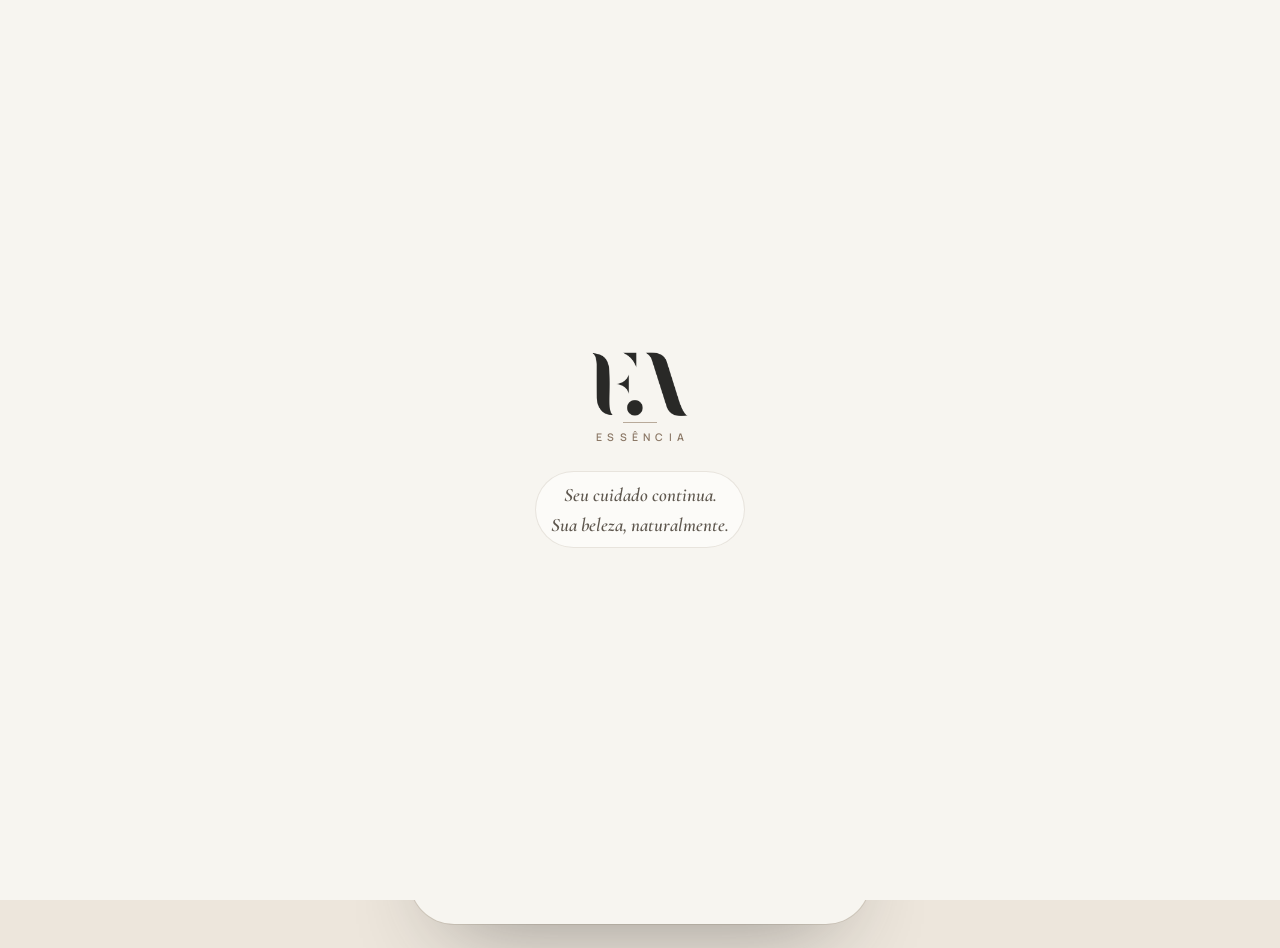
<file: fa-essencia/index.html>
<!doctype html>
<html lang="pt-BR">
<head>
<meta charset="utf-8">
<meta name="viewport" content="width=device-width,initial-scale=1,viewport-fit=cover">
<meta name="theme-color" content="#F7F5F0">
<title>FA Essência — Clínica FA</title>
<meta name="description" content="Seu cuidado continua. Sua beleza, naturalmente.">
<link rel="manifest" href="manifest.webmanifest">
<link rel="icon" href="icon.svg" type="image/svg+xml">
<link rel="apple-touch-icon" href="apple-touch-icon.png">
<link rel="preconnect" href="https://fonts.googleapis.com"><link rel="preconnect" href="https://fonts.gstatic.com" crossorigin>
<link href="https://fonts.googleapis.com/css2?family=Cormorant+Garamond:ital,wght@0,400;0,500;0,600;1,400;1,500&family=Manrope:wght@400;500;600;700&display=swap" rel="stylesheet">
<link rel="stylesheet" href="css/base.css">
<link rel="stylesheet" href="css/app.css">
</head>
<body>
<div id="splash"><div style="text-align:center"><div class="logo"><img src="brand/fa-monograma-preto.png" alt="FA"><div class="rule"></div><span>Essência</span></div><div class="tag">Seu cuidado continua.<br>Sua beleza, naturalmente.</div></div></div>
<div id="shell">
  <main id="view" aria-live="polite"></main>
  <nav id="nav" hidden aria-label="Navegação principal"></nav>
</div>
<script type="module" src="js/app.js"></script>
</body>
</html>
</file>
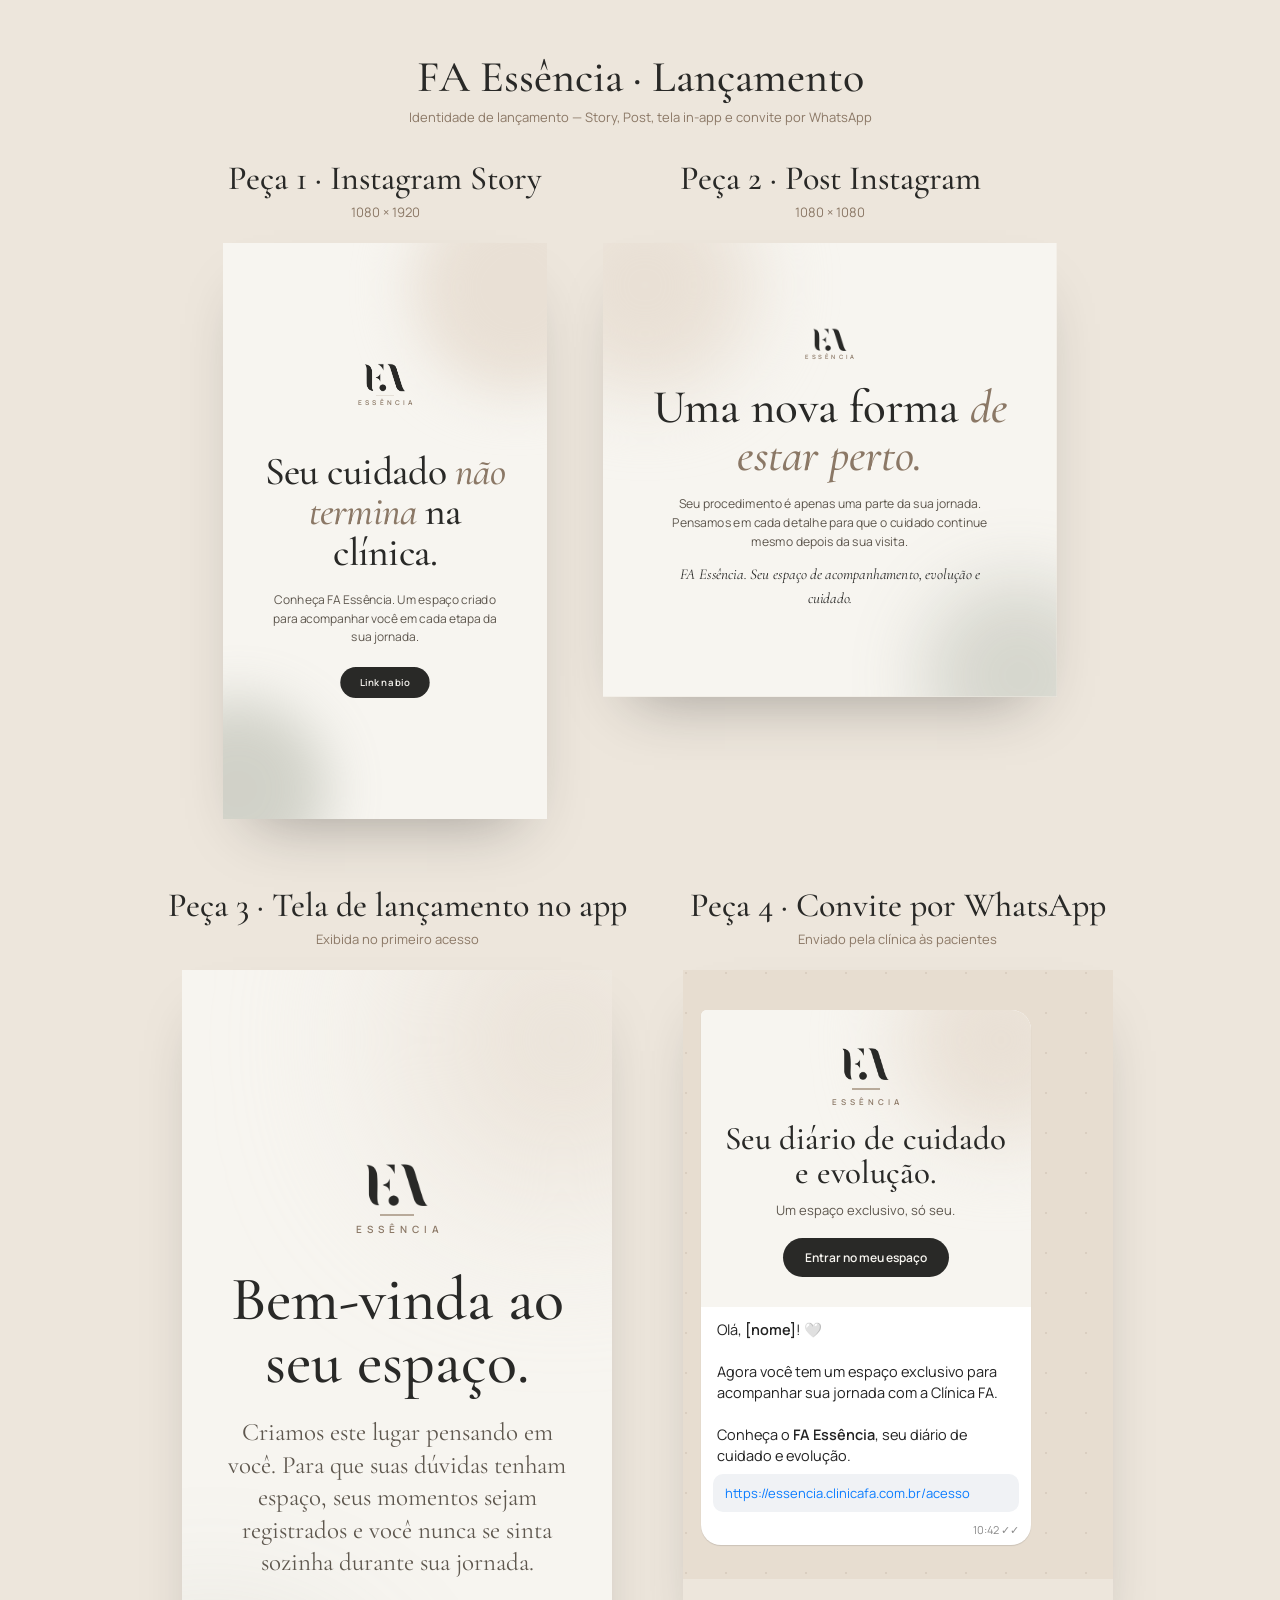
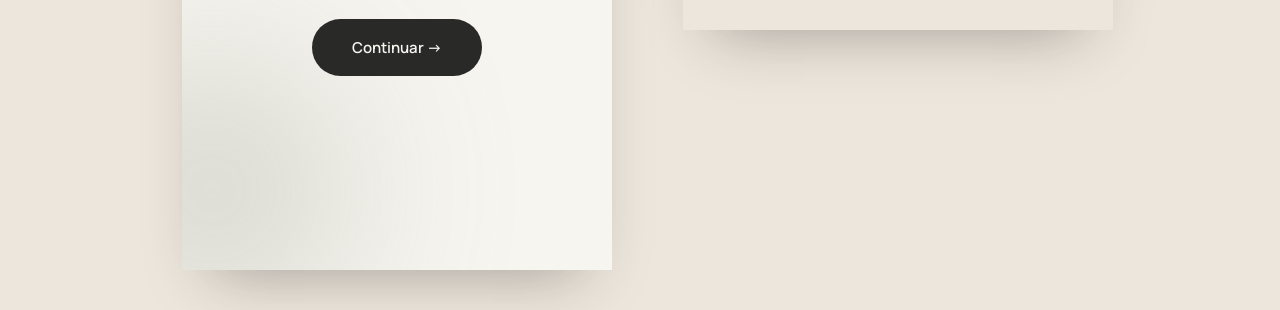
<file: fa-essencia/launch/index.html>
<!doctype html>
<html lang="pt-BR"><head><meta charset="utf-8"><meta name="viewport" content="width=device-width,initial-scale=1">
<title>FA Essência — Peças de lançamento</title>
<link href="https://fonts.googleapis.com/css2?family=Cormorant+Garamond:ital,wght@0,400;0,500;1,400;1,500&family=Manrope:wght@400;500;600&display=swap" rel="stylesheet">
<style>
:root{--ivory:#F7F5F0;--sand:#E9E0D5;--taupe:#B8AA9A;--brown:#8B7866;--olive:#8B9180;--graphite:#292927}
*{box-sizing:border-box;margin:0;padding:0}
body{background:#EDE6DC;font-family:Manrope,sans-serif;color:var(--graphite);padding:40px 24px}
h2.t{font-family:'Cormorant Garamond',serif;font-weight:500;font-size:34px;text-align:center;margin:10px 0 4px}
p.n{text-align:center;color:var(--brown);font-size:13px;margin-bottom:22px}
.wrap{display:flex;flex-wrap:wrap;gap:56px;justify-content:center;align-items:flex-start}
.item{display:flex;flex-direction:column;align-items:center}
.stage{transform-origin:top left}
.piece{position:relative;overflow:hidden;background:var(--ivory);display:flex;flex-direction:column;justify-content:center;align-items:center;text-align:center;font-family:'Cormorant Garamond',serif}
.orb{position:absolute;border-radius:50%;filter:blur(90px)}
.logo{font-family:'Cormorant Garamond',serif;text-align:center;line-height:1;color:var(--graphite)}
.logo b{font-weight:500;letter-spacing:.14em;display:block;padding-left:.14em}
.logo i{display:block;font-style:normal;font-family:Manrope;text-transform:uppercase;letter-spacing:.5em;color:var(--brown);font-weight:600;padding-left:.5em}
.logo u{display:block;width:60px;height:1.5px;background:var(--taupe);margin:14px auto 12px}
.story{width:1080px;height:1920px;padding:150px 110px}
.story h1{font-weight:500;font-size:132px;line-height:1.02;letter-spacing:-.015em}
.story h1 em{color:var(--brown)}
.story p{font-family:Manrope;font-size:40px;line-height:1.55;color:#5E574E;margin-top:60px;max-width:760px}
.story .cta{font-family:Manrope;margin-top:70px;padding:30px 64px;border-radius:99px;background:var(--graphite);color:var(--ivory);font-size:32px;font-weight:600;letter-spacing:.03em}
.post{width:1080px;height:1080px;padding:90px 100px}
.post h1{font-weight:500;font-size:112px;line-height:1.03}
.post h1 em{color:var(--brown)}
.post p{font-family:Manrope;font-size:29px;line-height:1.6;color:#5E574E;max-width:760px;margin-top:32px}
.post p.s{font-family:'Cormorant Garamond';font-style:italic;font-size:36px;color:var(--graphite);margin-top:26px}
.screen{width:430px;height:900px;padding:60px 40px;border-radius:0}
.screen h1{font-weight:500;font-size:62px;line-height:1.02;margin:34px 0 22px}
.screen p{font-size:25px;line-height:1.3;color:#5E574E;max-width:340px}
.screen .btn{margin-top:40px;font-family:Manrope;background:var(--graphite);color:var(--ivory);padding:18px 40px;border-radius:99px;font-size:15px;font-weight:600}
.invite{width:430px;background:#E7DDD0 url("data:image/svg+xml,%3Csvg xmlns='http://www.w3.org/2000/svg' width='40' height='40'%3E%3Ccircle cx='3' cy='3' r='1' fill='%23d6cabb'/%3E%3C/svg%3E");padding:26px 18px 34px;border-radius:0;font-family:Manrope;align-items:stretch;text-align:left}
.bub{background:#fff;border-radius:6px 20px 20px 20px;box-shadow:0 1px 1px rgba(0,0,0,.12);overflow:hidden;max-width:330px}
.bub .card{background:var(--ivory);padding:38px 24px 30px;text-align:center;position:relative;overflow:hidden}
.bub .card h3{font-family:'Cormorant Garamond';font-weight:500;font-size:33px;line-height:1.05;margin:16px 0 10px}
.bub .card p{font-size:13px;color:#5E574E;line-height:1.5}
.bub .card .pill{display:inline-block;margin-top:18px;background:var(--graphite);color:var(--ivory);font-size:12px;font-weight:600;padding:11px 22px;border-radius:99px}
.bub .txt{padding:12px 16px 8px;font-size:14.5px;line-height:1.45;color:#222}
.bub .txt b{font-weight:600}.bub small{display:block;text-align:right;font-size:11px;color:#8a8a8a;padding:0 12px 8px}
.bub .lk{margin:0 12px 10px;padding:10px 12px;background:#F0F2F5;border-radius:10px;font-size:13px;color:#0a7cff}
</style></head><body>
<h2 class="t" style="font-size:44px">FA Essência · Lançamento</h2><p class="n">Identidade de lançamento — Story, Post, tela in-app e convite por WhatsApp</p>
<div class="wrap">
<div class="item"><h2 class="t">Peça 1 · Instagram Story</h2><p class="n">1080 × 1920</p><div class="stage" data-s=".3" data-w="1080" data-h="1920"><div class="piece story" id="p1"><div class="orb" style="width:700px;height:700px;background:var(--sand);top:-200px;right:-250px"></div><div class="orb" style="width:600px;height:600px;background:var(--olive);bottom:-200px;left:-250px;opacity:.35"></div>
<div style="position:relative;display:flex;flex-direction:column;align-items:center"><div class="logo"><img src="../brand/fa-monograma-preto.png" alt="FA" style="display:block;margin:0 auto;height:91px"><u></u><i style="font-size:22px">Essência</i></div>
<h1 style="margin-top:150px">Seu cuidado <em>não termina</em> na clínica.</h1><p>Conheça FA Essência. Um espaço criado para acompanhar você em cada etapa da sua jornada.</p><div class="cta">Link na bio</div></div></div></div></div>
<div class="item"><h2 class="t">Peça 2 · Post Instagram</h2><p class="n">1080 × 1080</p><div class="stage" data-s=".42" data-w="1080" data-h="1080"><div class="piece post" id="p2"><div class="orb" style="width:520px;height:520px;background:var(--sand);top:-160px;left:-160px"></div><div class="orb" style="width:460px;height:460px;background:var(--olive);bottom:-180px;right:-140px;opacity:.3"></div>
<div style="position:relative;display:flex;flex-direction:column;align-items:center"><div class="logo"><img src="../brand/fa-monograma-preto.png" alt="FA" style="display:block;margin:0 auto;height:53px"><i style="font-size:14px;margin-top:6px">Essência</i></div><h1 style="margin-top:56px">Uma nova forma <em>de estar perto.</em></h1>
<p>Seu procedimento é apenas uma parte da sua jornada.<br>Pensamos em cada detalhe para que o cuidado continue mesmo depois da sua visita.</p><p class="s">FA Essência. Seu espaço de acompanhamento, evolução e cuidado.</p></div></div></div></div>
<div class="item"><h2 class="t">Peça 3 · Tela de lançamento no app</h2><p class="n">Exibida no primeiro acesso</p><div class="stage" data-s="1" data-w="430" data-h="900"><div class="piece screen" id="p3"><div class="orb" style="width:300px;height:300px;background:var(--sand);top:-80px;right:-100px"></div><div class="orb" style="width:280px;height:280px;background:var(--olive);bottom:-60px;left:-110px;opacity:.3"></div>
<div style="position:relative;display:flex;flex-direction:column;align-items:center"><div class="logo"><img src="../brand/fa-monograma-preto.png" alt="FA" style="display:block;margin:0 auto;height:42px"><u style="width:34px;margin:8px auto"></u><i style="font-size:10px">Essência</i></div><h1>Bem-vinda ao seu espaço.</h1><p>Criamos este lugar pensando em você. Para que suas dúvidas tenham espaço, seus momentos sejam registrados e você nunca se sinta sozinha durante sua jornada.</p><div class="btn">Continuar →</div></div></div></div></div>
<div class="item"><h2 class="t">Peça 4 · Convite por WhatsApp</h2><p class="n">Enviado pela clínica às pacientes</p><div class="stage" data-s="1" data-w="430" data-h="660"><div class="piece invite" id="p4" style="justify-content:flex-start;padding-top:40px"><div class="bub"><div class="card"><div class="orb" style="width:200px;height:200px;background:var(--sand);top:-70px;right:-70px;filter:blur(40px)"></div><div class="logo" style="position:relative"><img src="../brand/fa-monograma-preto.png" alt="FA" style="display:block;margin:0 auto;height:32px"><u style="width:28px;margin:8px auto"></u><i style="font-size:8px">Essência</i></div><h3 style="position:relative">Seu diário de cuidado e evolução.</h3><p style="position:relative">Um espaço exclusivo, só seu.</p><span class="pill" style="position:relative">Entrar no meu espaço</span></div>
<div class="txt">Olá, <b>[nome]</b>! 🤍<br><br>Agora você tem um espaço exclusivo para acompanhar sua jornada com a Clínica FA.<br><br>Conheça o <b>FA Essência</b>, seu diário de cuidado e evolução.</div><div class="lk">https://essencia.clinicafa.com.br/acesso</div><small>10:42 ✓✓</small></div></div></div></div>
</div>
<script>
document.querySelectorAll('.stage').forEach(s=>{const k=+s.dataset.s;s.style.transform=`scale(${k})`;s.parentElement.querySelector('.stage');s.style.width=s.dataset.w+'px';s.style.height=s.dataset.h+'px';const w=document.createElement('div');w.style.cssText=`width:${s.dataset.w*k}px;height:${s.dataset.h*k}px;box-shadow:0 30px 60px -30px rgba(41,41,39,.4);overflow:hidden`;s.parentNode.insertBefore(w,s);w.append(s)});
</script></body></html>
</file>
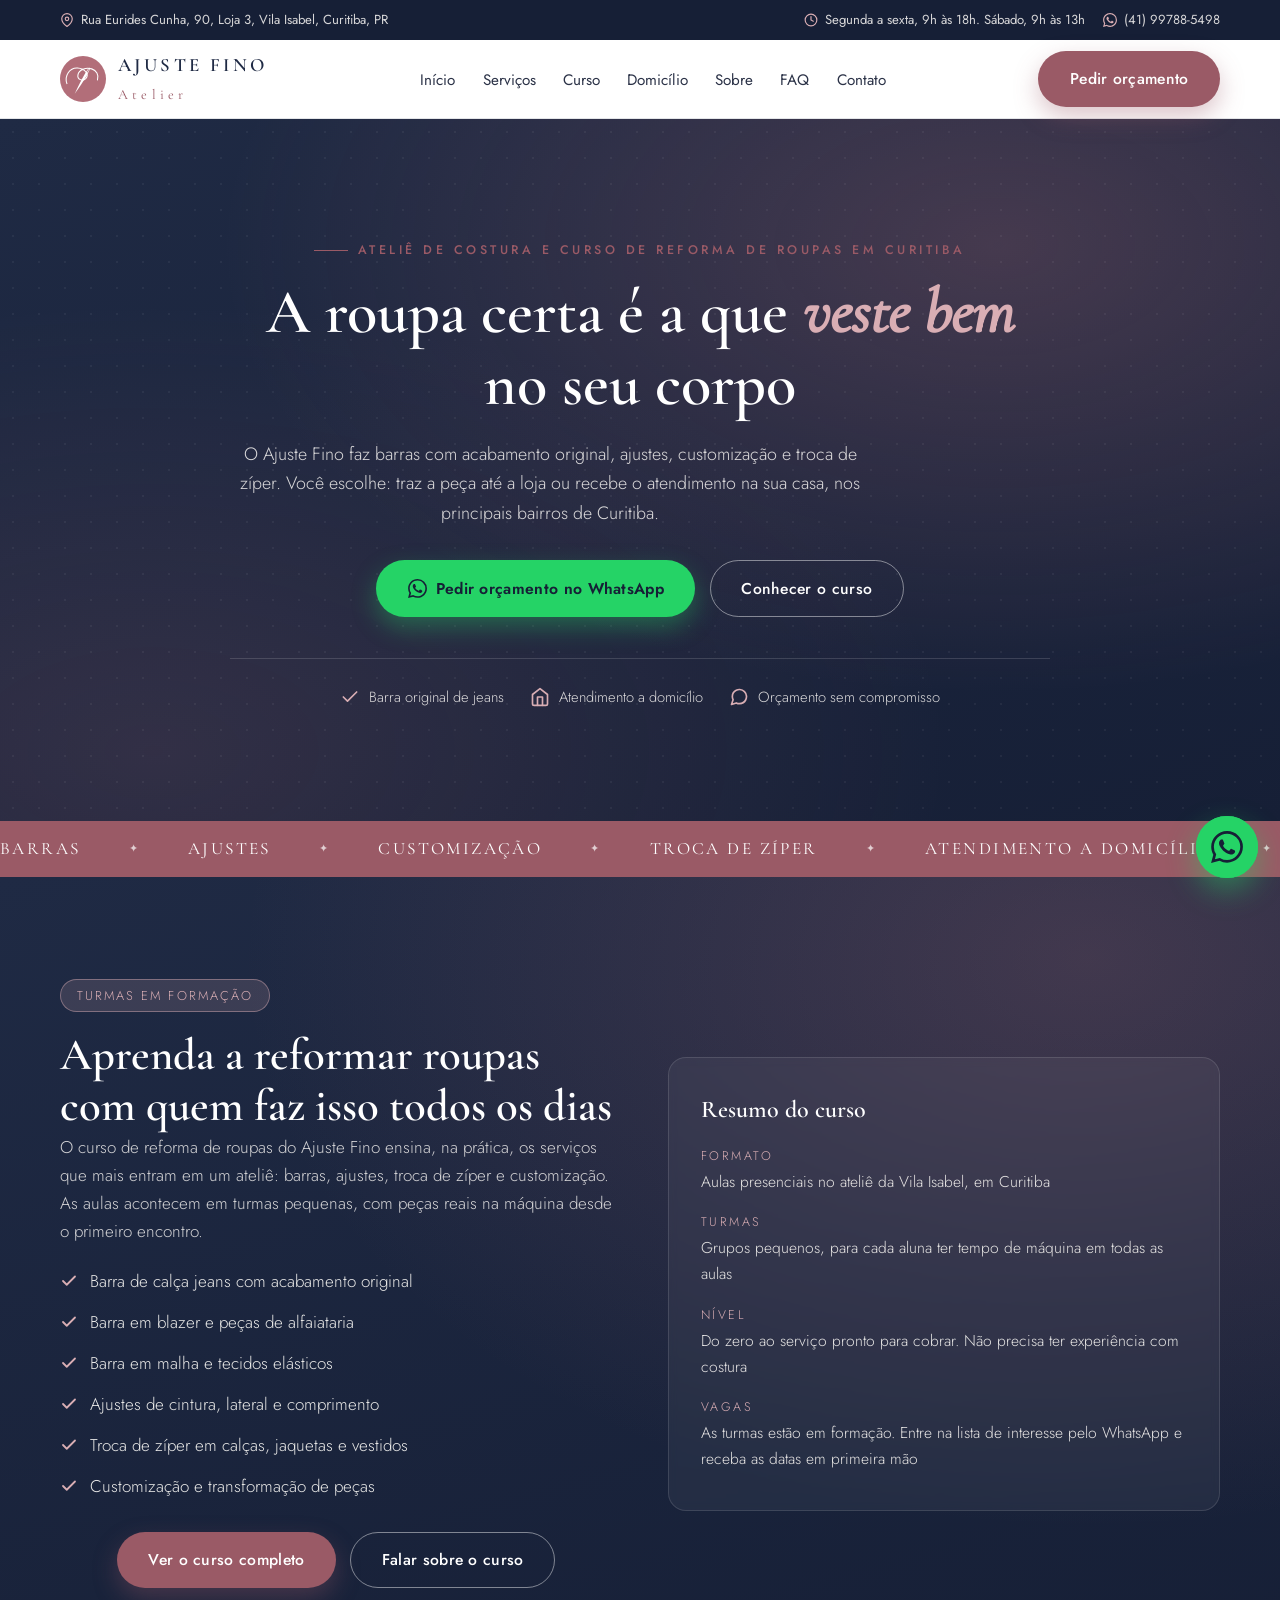
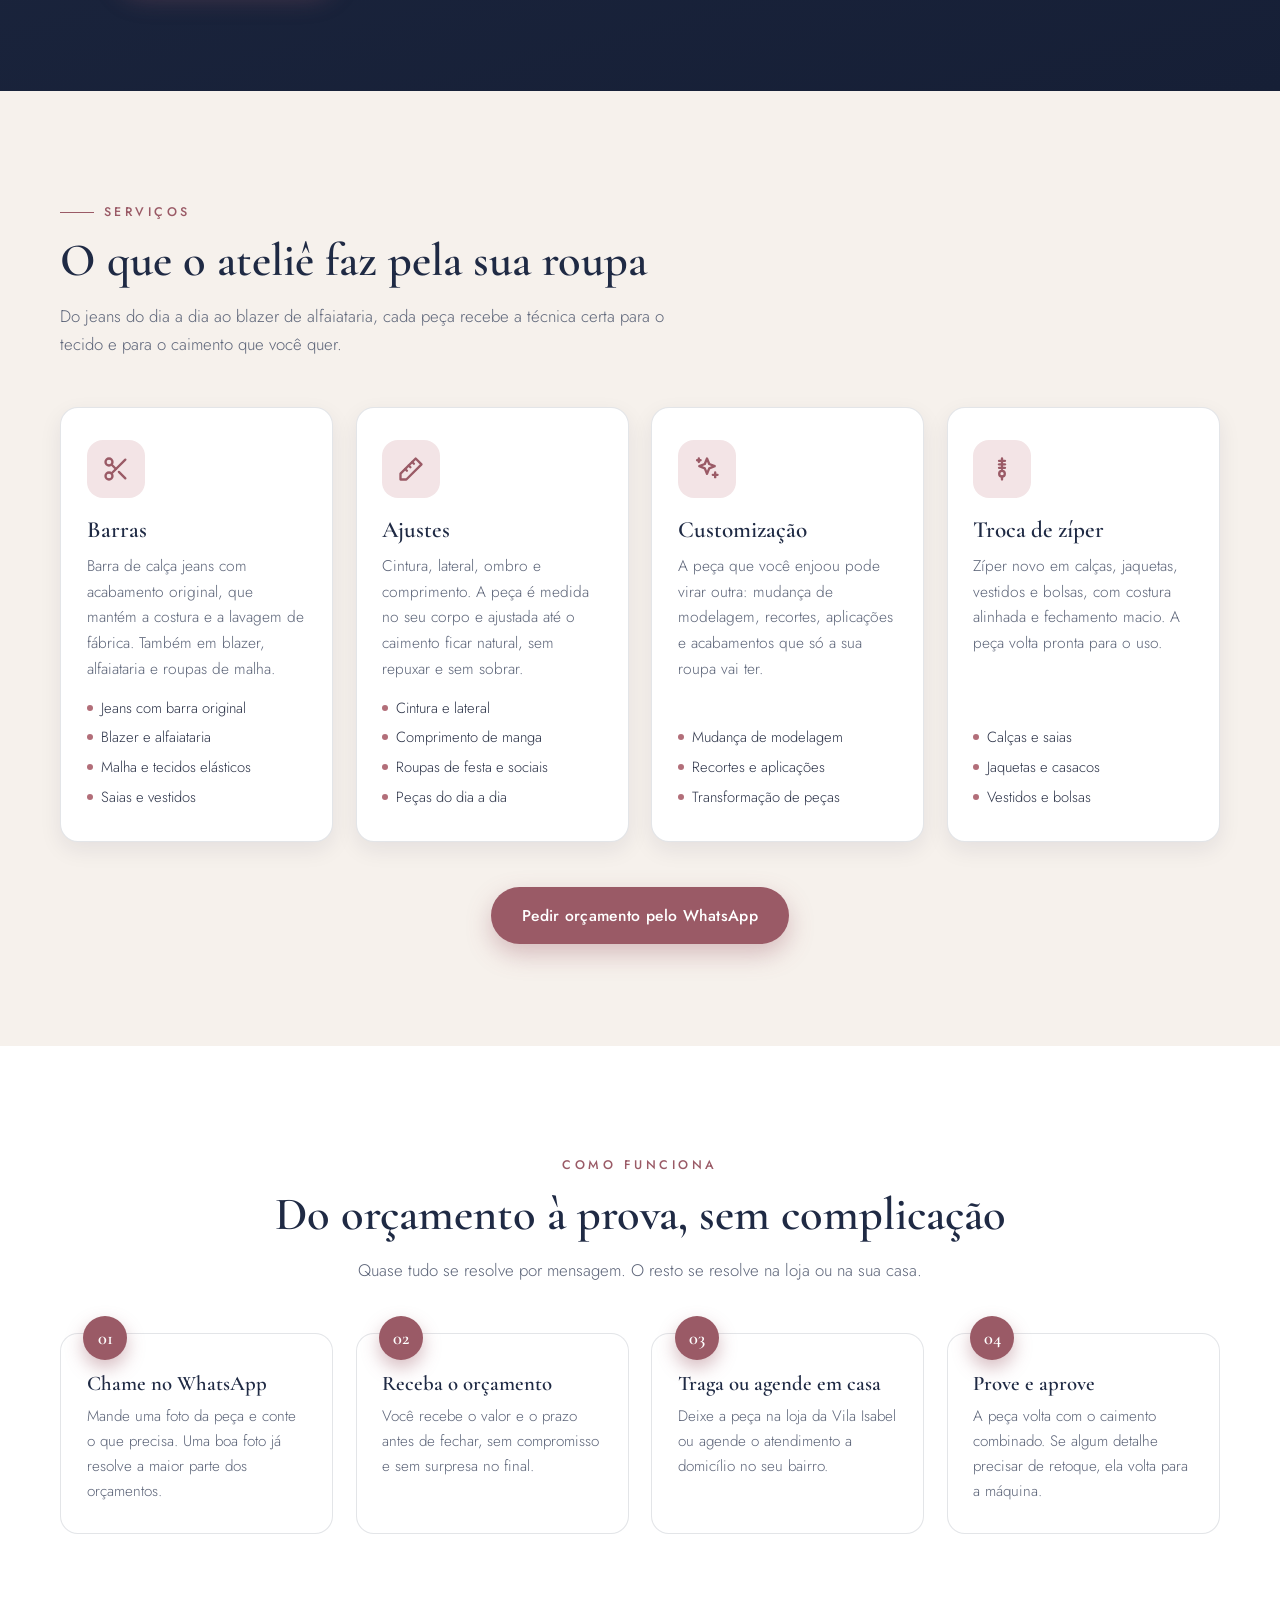
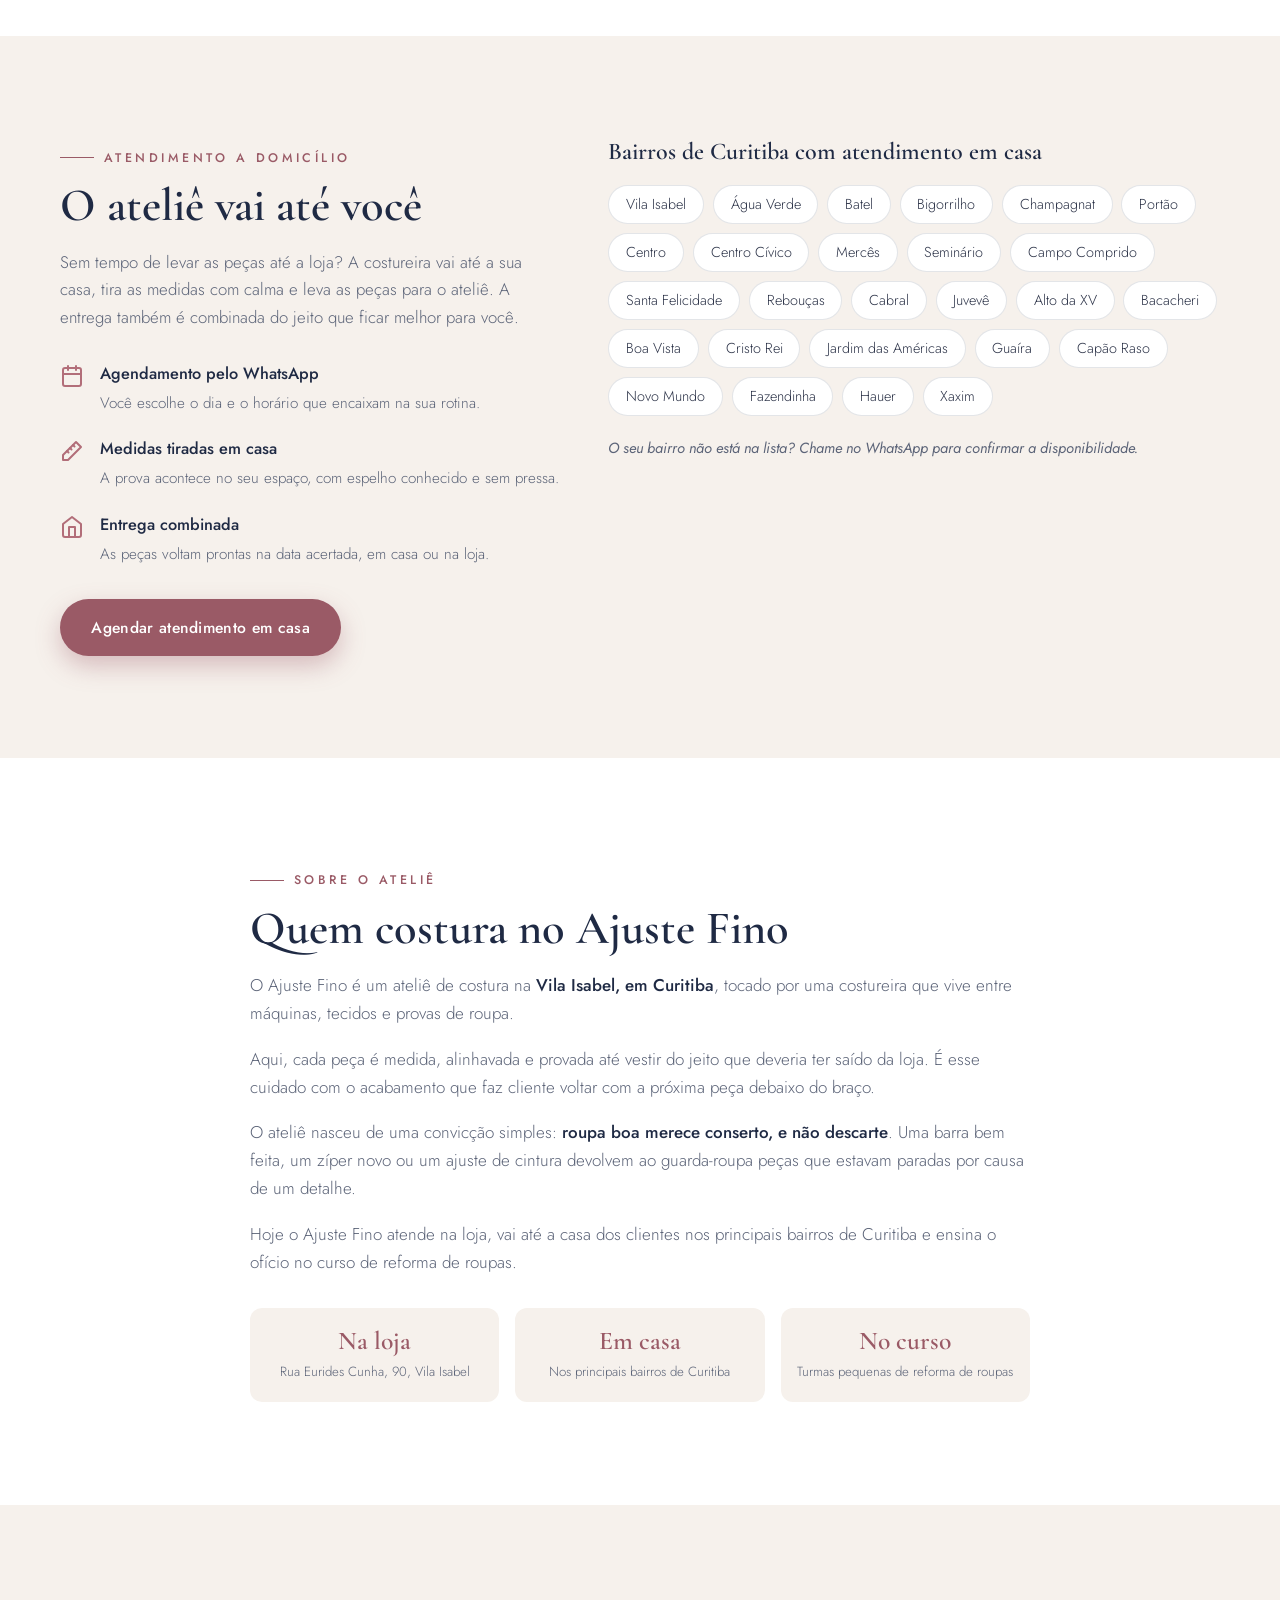
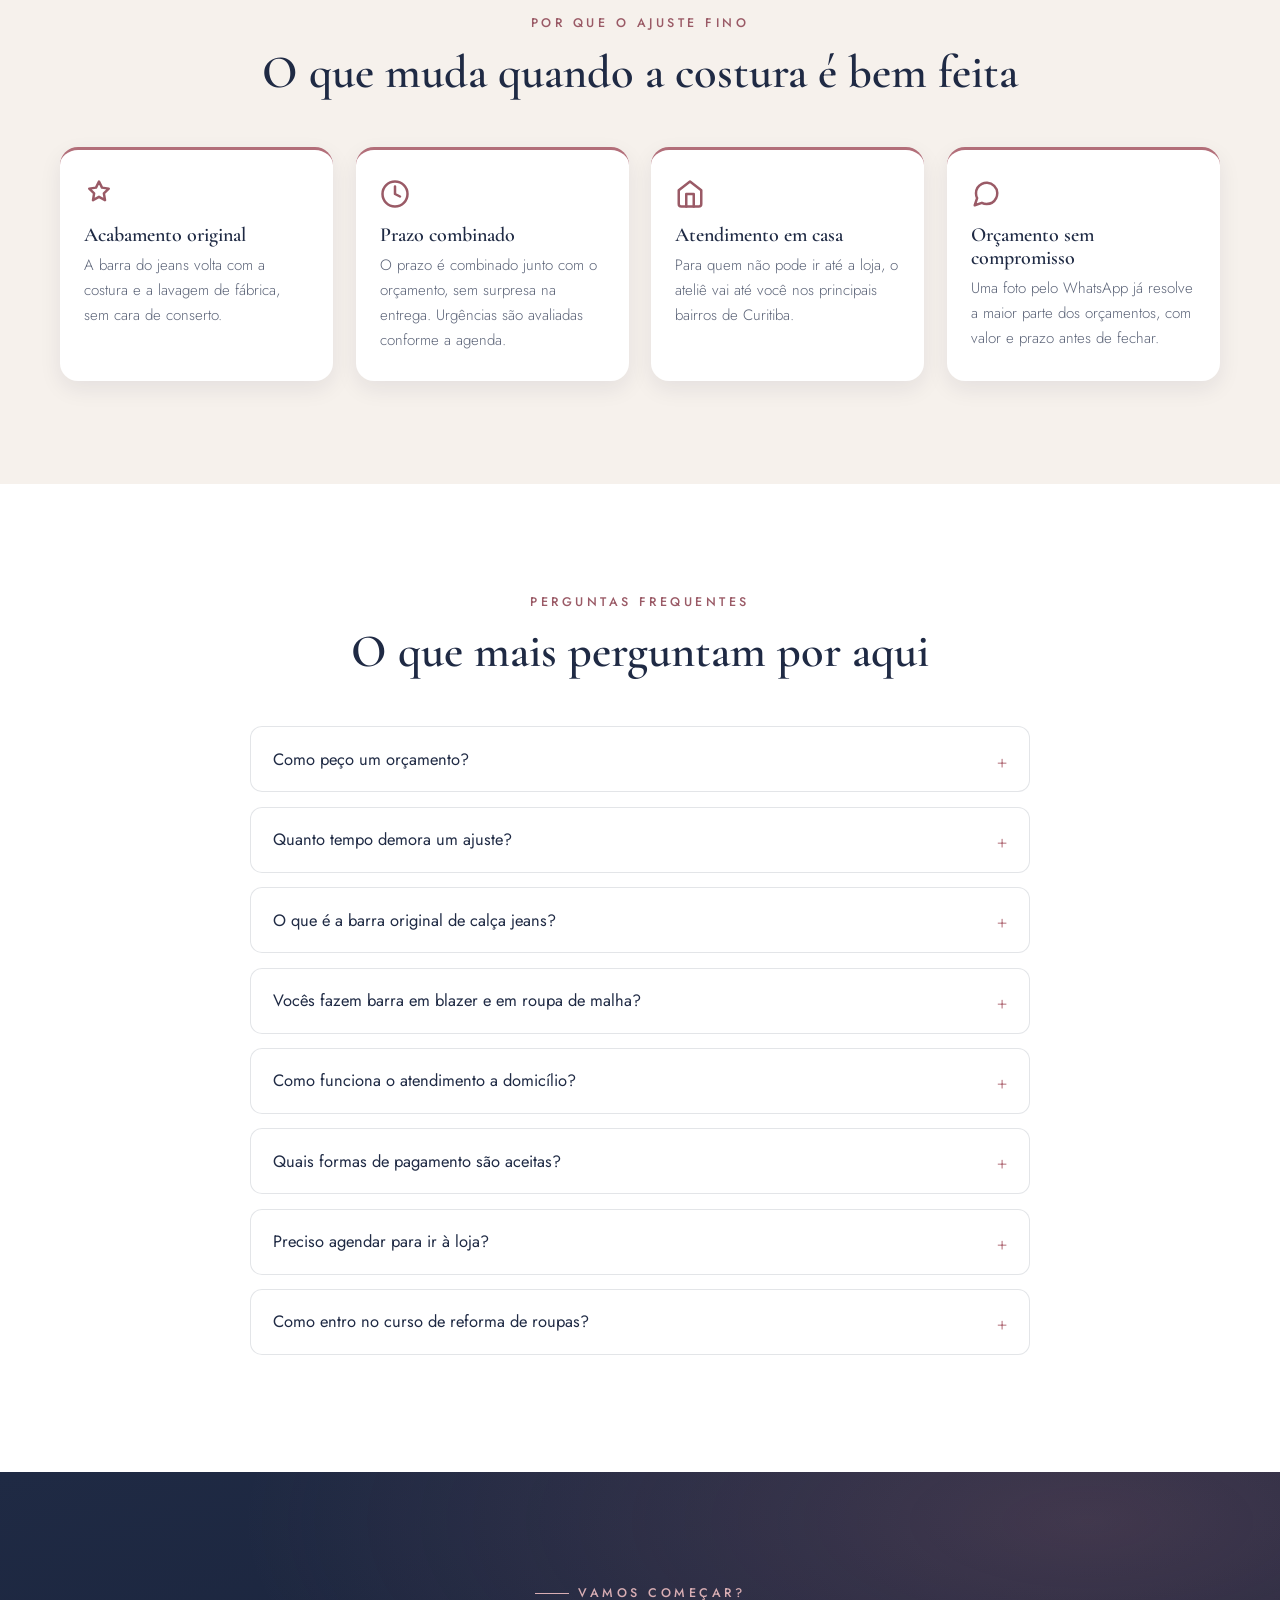
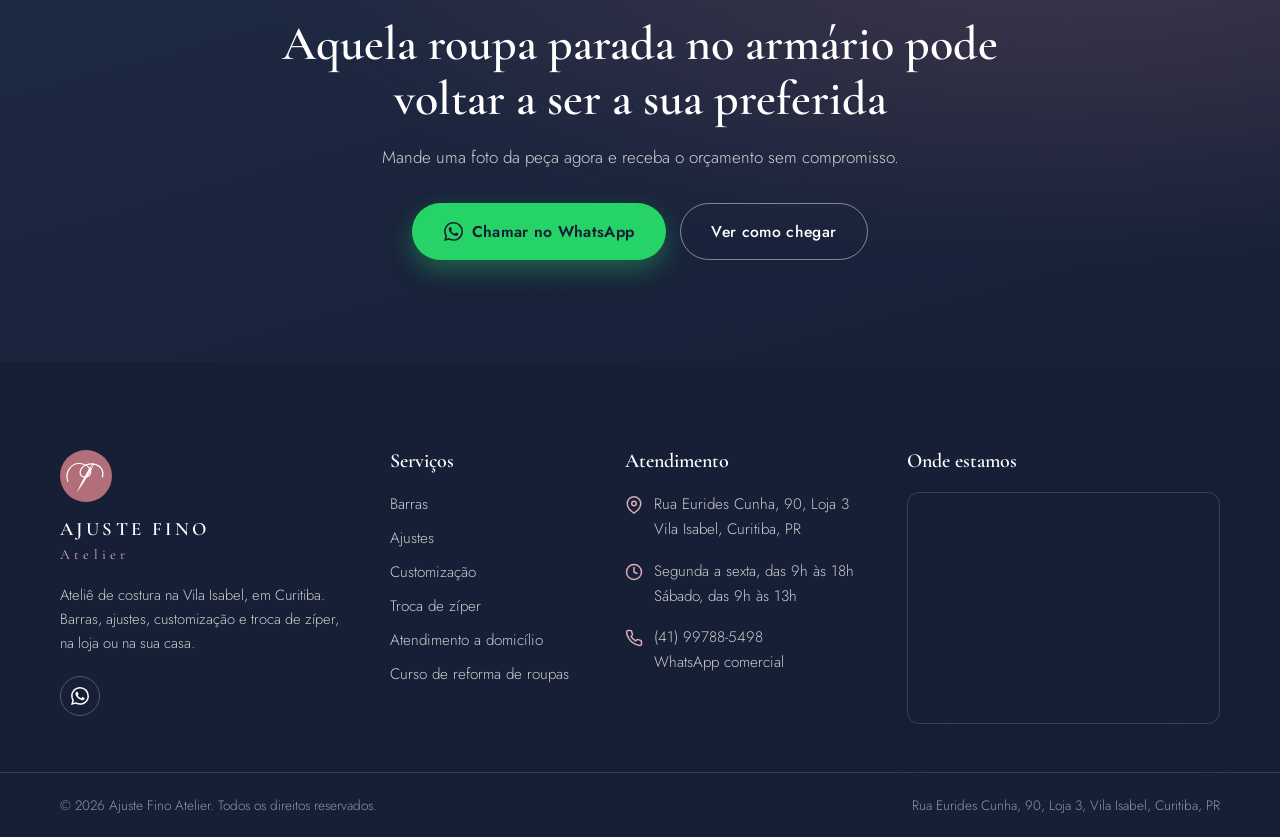
<file: MazyOS/ajuste-fino-atelier/site/index.html>
<!DOCTYPE html>
<html lang="pt-BR">
<head>
  <meta charset="UTF-8">
  <meta name="viewport" content="width=device-width, initial-scale=1.0">
  <title>Ajuste Fino Atelier | Curso de reforma de roupas e ateliê de costura em Curitiba</title>
  <meta name="description" content="Curso de reforma de roupas com turmas pequenas e ateliê de costura na Vila Isabel, em Curitiba. Barras com acabamento original, ajustes, customização e troca de zíper, na loja ou a domicílio.">
  <meta property="og:title" content="Ajuste Fino Atelier | Curso de reforma de roupas e costura em Curitiba">
  <meta property="og:description" content="Curso de reforma de roupas, barras, ajustes, customização e troca de zíper na Vila Isabel, em Curitiba. Atendimento na loja ou na sua casa.">
  <meta property="og:type" content="website">
  <meta property="og:locale" content="pt_BR">
  <link rel="icon" type="image/svg+xml" href="img/favicon.svg">
  <link rel="stylesheet" href="css/style.css">
  <script type="application/ld+json">
  {
    "@context": "https://schema.org",
    "@type": "LocalBusiness",
    "name": "Ajuste Fino Atelier",
    "description": "Ateliê de costura em Curitiba: barras, ajustes, customização e troca de zíper, com atendimento na loja e a domicílio, além de curso de reforma de roupas.",
    "address": {
      "@type": "PostalAddress",
      "streetAddress": "Rua Eurides Cunha, 90, Loja 3",
      "addressLocality": "Curitiba",
      "addressRegion": "PR",
      "addressCountry": "BR"
    },
    "telephone": "+5541997885498",
    "openingHours": ["Mo-Fr 09:00-18:00", "Sa 09:00-13:00"],
    "priceRange": "$$",
    "areaServed": "Curitiba e região"
  }
  </script>
</head>
<body>

  <a class="skip-link" href="#conteudo-principal">Pular para o conteúdo</a>

  <!-- Barra superior -->
  <div class="topbar">
    <div class="container">
      <span class="topbar-item">
        <svg viewBox="0 0 24 24" fill="none" stroke="currentColor" stroke-width="2" stroke-linecap="round" stroke-linejoin="round" aria-hidden="true"><path d="M21 10c0 7-9 13-9 13s-9-6-9-13a9 9 0 0 1 18 0z"/><circle cx="12" cy="10" r="3"/></svg>
        Rua Eurides Cunha, 90, Loja 3, Vila Isabel, Curitiba, PR
      </span>
      <div class="topbar-right">
        <span class="topbar-item">
          <svg viewBox="0 0 24 24" fill="none" stroke="currentColor" stroke-width="2" stroke-linecap="round" stroke-linejoin="round" aria-hidden="true"><circle cx="12" cy="12" r="10"/><polyline points="12 6 12 12 16 14"/></svg>
          Segunda a sexta, 9h às 18h. Sábado, 9h às 13h
        </span>
        <a class="topbar-item" href="https://wa.me/5541997885498?text=Ol%C3%A1%21%20Vi%20o%20site%20do%20Ajuste%20Fino%20Atelier%20e%20quero%20pedir%20um%20or%C3%A7amento." target="_blank" rel="noopener">
          <svg viewBox="0 0 24 24" fill="currentColor" aria-hidden="true"><path d="M17.472 14.382c-.297-.149-1.758-.867-2.03-.967-.273-.099-.471-.148-.67.15-.197.297-.767.966-.94 1.164-.173.199-.347.223-.644.075-.297-.15-1.255-.463-2.39-1.475-.883-.788-1.48-1.761-1.653-2.059-.173-.297-.018-.458.13-.606.134-.133.298-.347.446-.52.149-.174.198-.298.298-.497.099-.198.05-.371-.025-.52-.075-.149-.669-1.612-.916-2.207-.242-.579-.487-.5-.669-.51-.173-.008-.371-.01-.57-.01-.198 0-.52.074-.792.372-.272.297-1.04 1.016-1.04 2.479 0 1.462 1.065 2.875 1.213 3.074.149.198 2.096 3.2 5.077 4.487.709.306 1.262.489 1.694.625.712.227 1.36.195 1.871.118.571-.085 1.758-.719 2.006-1.413.248-.694.248-1.289.173-1.413-.074-.124-.272-.198-.57-.347m-5.421 7.403h-.004a9.87 9.87 0 0 1-5.031-1.378l-.361-.214-3.741.982.998-3.648-.235-.374a9.86 9.86 0 0 1-1.51-5.26c.001-5.45 4.436-9.884 9.888-9.884 2.64 0 5.122 1.03 6.988 2.898a9.825 9.825 0 0 1 2.893 6.994c-.003 5.45-4.437 9.884-9.885 9.884m8.413-18.297A11.815 11.815 0 0 0 12.05 0C5.495 0 .16 5.335.157 11.892c0 2.096.547 4.142 1.588 5.945L.057 24l6.305-1.654a11.882 11.882 0 0 0 5.683 1.448h.005c6.554 0 11.89-5.335 11.893-11.893a11.821 11.821 0 0 0-3.48-8.413z"/></svg>
          (41) 99788-5498
        </a>
      </div>
    </div>
  </div>

  <!-- Cabeçalho -->
  <header class="site-header" id="topo">
    <div class="container">
      <a class="brand" href="index.html" aria-label="Ajuste Fino Atelier, página inicial">
        <svg class="brand-mark" viewBox="0 0 200 200" aria-hidden="true">
          <circle cx="100" cy="100" r="100" fill="#B26E79"/>
          <g transform="rotate(30 100 102)">
            <path d="M100,174 C96.6,140 94.8,105 94.8,76 C94.8,55 96.6,44.5 100,42 C103.4,44.5 105.2,55 105.2,76 C105.2,105 103.4,140 100,174 Z" fill="#FFFFFF"/>
            <ellipse cx="100" cy="59" rx="2.1" ry="7.5" fill="#B26E79"/>
          </g>
          <path d="M30,120 C18,86 42,50 76,52 C110,54 128,82 112,98 C98,112 74,102 78,82 C82,60 112,48 138,56 C158,62 170,82 163,104" fill="none" stroke="#FFFFFF" stroke-width="4.6" stroke-linecap="round"/>
        </svg>
        <span>
          <span class="brand-name">AJUSTE FINO</span><br>
          <span class="brand-sub">Atelier</span>
        </span>
      </a>

      <nav class="main-nav" id="menu" aria-label="Menu principal">
        <ul>
          <li><a href="#inicio">Início</a></li>
          <li><a href="#servicos">Serviços</a></li>
          <li><a href="curso.html">Curso</a></li>
          <li><a href="#domicilio">Domicílio</a></li>
          <li><a href="#sobre">Sobre</a></li>
          <li><a href="#faq">FAQ</a></li>
          <li><a href="#contato">Contato</a></li>
        </ul>
      </nav>

      <a class="btn btn-rose header-cta" href="https://wa.me/5541997885498?text=Ol%C3%A1%21%20Vi%20o%20site%20do%20Ajuste%20Fino%20Atelier%20e%20quero%20pedir%20um%20or%C3%A7amento." target="_blank" rel="noopener">Pedir orçamento</a>

      <button class="nav-toggle" aria-label="Abrir menu" aria-expanded="false" aria-controls="menu">
        <span></span><span></span><span></span>
      </button>
    </div>
  </header>

  <main id="conteudo-principal">
    <!-- Hero -->
    <section class="hero" id="inicio">
      <div class="container">
        <div>
          <span class="eyebrow">Ateliê de costura e curso de reforma de roupas em Curitiba</span>
          <h1>A roupa certa é a que <em>veste bem</em> no seu corpo</h1>
          <p class="lead">O Ajuste Fino faz barras com acabamento original, ajustes, customização e troca de zíper. Você escolhe: traz a peça até a loja ou recebe o atendimento na sua casa, nos principais bairros de Curitiba.</p>
          <div class="hero-actions">
            <a class="btn btn-wa" href="https://wa.me/5541997885498?text=Ol%C3%A1%21%20Vi%20o%20site%20do%20Ajuste%20Fino%20Atelier%20e%20quero%20pedir%20um%20or%C3%A7amento." target="_blank" rel="noopener">
              <svg viewBox="0 0 24 24" fill="currentColor" aria-hidden="true"><path d="M17.472 14.382c-.297-.149-1.758-.867-2.03-.967-.273-.099-.471-.148-.67.15-.197.297-.767.966-.94 1.164-.173.199-.347.223-.644.075-.297-.15-1.255-.463-2.39-1.475-.883-.788-1.48-1.761-1.653-2.059-.173-.297-.018-.458.13-.606.134-.133.298-.347.446-.52.149-.174.198-.298.298-.497.099-.198.05-.371-.025-.52-.075-.149-.669-1.612-.916-2.207-.242-.579-.487-.5-.669-.51-.173-.008-.371-.01-.57-.01-.198 0-.52.074-.792.372-.272.297-1.04 1.016-1.04 2.479 0 1.462 1.065 2.875 1.213 3.074.149.198 2.096 3.2 5.077 4.487.709.306 1.262.489 1.694.625.712.227 1.36.195 1.871.118.571-.085 1.758-.719 2.006-1.413.248-.694.248-1.289.173-1.413-.074-.124-.272-.198-.57-.347m-5.421 7.403h-.004a9.87 9.87 0 0 1-5.031-1.378l-.361-.214-3.741.982.998-3.648-.235-.374a9.86 9.86 0 0 1-1.51-5.26c.001-5.45 4.436-9.884 9.888-9.884 2.64 0 5.122 1.03 6.988 2.898a9.825 9.825 0 0 1 2.893 6.994c-.003 5.45-4.437 9.884-9.885 9.884m8.413-18.297A11.815 11.815 0 0 0 12.05 0C5.495 0 .16 5.335.157 11.892c0 2.096.547 4.142 1.588 5.945L.057 24l6.305-1.654a11.882 11.882 0 0 0 5.683 1.448h.005c6.554 0 11.89-5.335 11.893-11.893a11.821 11.821 0 0 0-3.48-8.413z"/></svg>
              Pedir orçamento no WhatsApp
            </a>
            <a class="btn btn-outline-light" href="curso.html">Conhecer o curso</a>
          </div>
          <div class="hero-badges">
            <span class="hero-badge">
              <svg viewBox="0 0 24 24" fill="none" stroke="currentColor" stroke-width="2" stroke-linecap="round" stroke-linejoin="round" aria-hidden="true"><polyline points="20 6 9 17 4 12"/></svg>
              Barra original de jeans
            </span>
            <span class="hero-badge">
              <svg viewBox="0 0 24 24" fill="none" stroke="currentColor" stroke-width="2" stroke-linecap="round" stroke-linejoin="round" aria-hidden="true"><path d="M3 9l9-7 9 7v11a2 2 0 0 1-2 2H5a2 2 0 0 1-2-2z"/><polyline points="9 22 9 12 15 12 15 22"/></svg>
              Atendimento a domicílio
            </span>
            <span class="hero-badge">
              <svg viewBox="0 0 24 24" fill="none" stroke="currentColor" stroke-width="2" stroke-linecap="round" stroke-linejoin="round" aria-hidden="true"><path d="M21 11.5a8.38 8.38 0 0 1-.9 3.8 8.5 8.5 0 0 1-7.6 4.7 8.38 8.38 0 0 1-3.8-.9L3 21l1.9-5.7a8.38 8.38 0 0 1-.9-3.8 8.5 8.5 0 0 1 4.7-7.6 8.38 8.38 0 0 1 3.8-.9h.5a8.48 8.48 0 0 1 8 8v.5z"/></svg>
              Orçamento sem compromisso
            </span>
          </div>
        </div>
      </div>
    </section>

    <!-- Faixa de serviços -->
    <div class="marquee" aria-hidden="true">
      <div class="marquee-track">
        <span>Barras</span><span>Ajustes</span><span>Customização</span><span>Troca de zíper</span><span>Atendimento a domicílio</span><span>Curso de reforma de roupas</span>
        <span>Barras</span><span>Ajustes</span><span>Customização</span><span>Troca de zíper</span><span>Atendimento a domicílio</span><span>Curso de reforma de roupas</span>
      </div>
    </div>

    <!-- Curso -->
    <section class="section section-navy course-highlight on-dark" id="curso">
      <div class="container">
        <div class="reveal">
          <span class="course-tag">Turmas em formação</span>
          <h2>Aprenda a reformar roupas com quem faz isso todos os dias</h2>
          <p>O curso de reforma de roupas do Ajuste Fino ensina, na prática, os serviços que mais entram em um ateliê: barras, ajustes, troca de zíper e customização. As aulas acontecem em turmas pequenas, com peças reais na máquina desde o primeiro encontro.</p>
          <ul class="course-list">
            <li><svg viewBox="0 0 24 24" fill="none" stroke="currentColor" stroke-width="2.4" stroke-linecap="round" stroke-linejoin="round" aria-hidden="true"><polyline points="20 6 9 17 4 12"/></svg>Barra de calça jeans com acabamento original</li>
            <li><svg viewBox="0 0 24 24" fill="none" stroke="currentColor" stroke-width="2.4" stroke-linecap="round" stroke-linejoin="round" aria-hidden="true"><polyline points="20 6 9 17 4 12"/></svg>Barra em blazer e peças de alfaiataria</li>
            <li><svg viewBox="0 0 24 24" fill="none" stroke="currentColor" stroke-width="2.4" stroke-linecap="round" stroke-linejoin="round" aria-hidden="true"><polyline points="20 6 9 17 4 12"/></svg>Barra em malha e tecidos elásticos</li>
            <li><svg viewBox="0 0 24 24" fill="none" stroke="currentColor" stroke-width="2.4" stroke-linecap="round" stroke-linejoin="round" aria-hidden="true"><polyline points="20 6 9 17 4 12"/></svg>Ajustes de cintura, lateral e comprimento</li>
            <li><svg viewBox="0 0 24 24" fill="none" stroke="currentColor" stroke-width="2.4" stroke-linecap="round" stroke-linejoin="round" aria-hidden="true"><polyline points="20 6 9 17 4 12"/></svg>Troca de zíper em calças, jaquetas e vestidos</li>
            <li><svg viewBox="0 0 24 24" fill="none" stroke="currentColor" stroke-width="2.4" stroke-linecap="round" stroke-linejoin="round" aria-hidden="true"><polyline points="20 6 9 17 4 12"/></svg>Customização e transformação de peças</li>
          </ul>
          <div class="hero-actions">
            <a class="btn btn-rose" href="curso.html">Ver o curso completo</a>
            <a class="btn btn-outline-light" href="https://wa.me/5541997885498?text=Ol%C3%A1%21%20Quero%20saber%20mais%20sobre%20o%20curso%20de%20reforma%20de%20roupas%20do%20Ajuste%20Fino%20Atelier." target="_blank" rel="noopener">Falar sobre o curso</a>
          </div>
        </div>
        <aside class="course-panel reveal reveal-delay-1">
          <h3>Resumo do curso</h3>
          <dl>
            <div>
              <dt>Formato</dt>
              <dd>Aulas presenciais no ateliê da Vila Isabel, em Curitiba</dd>
            </div>
            <div>
              <dt>Turmas</dt>
              <dd>Grupos pequenos, para cada aluna ter tempo de máquina em todas as aulas</dd>
            </div>
            <div>
              <dt>Nível</dt>
              <dd>Do zero ao serviço pronto para cobrar. Não precisa ter experiência com costura</dd>
            </div>
            <div>
              <dt>Vagas</dt>
              <dd>As turmas estão em formação. Entre na lista de interesse pelo WhatsApp e receba as datas em primeira mão</dd>
            </div>
          </dl>
        </aside>
      </div>
    </section>

    <!-- Serviços -->
    <section class="section section-cream" id="servicos">
      <div class="container">
        <div class="section-head reveal">
          <span class="eyebrow">Serviços</span>
          <h2 class="section-title">O que o ateliê faz pela sua roupa</h2>
          <p class="section-lead">Do jeans do dia a dia ao blazer de alfaiataria, cada peça recebe a técnica certa para o tecido e para o caimento que você quer.</p>
        </div>
        <div class="services-grid">
          <article class="service-card reveal">
            <div class="service-icon">
              <svg viewBox="0 0 24 24" fill="none" stroke="currentColor" stroke-width="2" stroke-linecap="round" stroke-linejoin="round" aria-hidden="true"><circle cx="6" cy="6" r="3"/><circle cx="6" cy="18" r="3"/><line x1="20" y1="4" x2="8.12" y2="15.88"/><line x1="14.47" y1="14.48" x2="20" y2="20"/><line x1="8.12" y1="8.12" x2="12" y2="12"/></svg>
            </div>
            <h3>Barras</h3>
            <p>Barra de calça jeans com acabamento original, que mantém a costura e a lavagem de fábrica. Também em blazer, alfaiataria e roupas de malha.</p>
            <ul>
              <li>Jeans com barra original</li>
              <li>Blazer e alfaiataria</li>
              <li>Malha e tecidos elásticos</li>
              <li>Saias e vestidos</li>
            </ul>
          </article>
          <article class="service-card reveal reveal-delay-1">
            <div class="service-icon">
              <svg viewBox="0 0 24 24" fill="none" stroke="currentColor" stroke-width="2" stroke-linecap="round" stroke-linejoin="round" aria-hidden="true"><path d="M16 3l5 5L8 21H3v-5L16 3z"/><path d="M10 9l1.5 1.5"/><path d="M13 6l1.5 1.5"/><path d="M7 12l1.5 1.5"/></svg>
            </div>
            <h3>Ajustes</h3>
            <p>Cintura, lateral, ombro e comprimento. A peça é medida no seu corpo e ajustada até o caimento ficar natural, sem repuxar e sem sobrar.</p>
            <ul>
              <li>Cintura e lateral</li>
              <li>Comprimento de manga</li>
              <li>Roupas de festa e sociais</li>
              <li>Peças do dia a dia</li>
            </ul>
          </article>
          <article class="service-card reveal reveal-delay-2">
            <div class="service-icon">
              <svg viewBox="0 0 24 24" fill="none" stroke="currentColor" stroke-width="2" stroke-linecap="round" stroke-linejoin="round" aria-hidden="true"><path d="M12 3l1.9 4.7L18.6 9.6l-4.7 1.9L12 16.2l-1.9-4.7L5.4 9.6l4.7-1.9L12 3z"/><path d="M19 15v4"/><path d="M17 17h4"/><path d="M5 3v3"/><path d="M3.5 4.5h3"/></svg>
            </div>
            <h3>Customização</h3>
            <p>A peça que você enjoou pode virar outra: mudança de modelagem, recortes, aplicações e acabamentos que só a sua roupa vai ter.</p>
            <ul>
              <li>Mudança de modelagem</li>
              <li>Recortes e aplicações</li>
              <li>Transformação de peças</li>
            </ul>
          </article>
          <article class="service-card reveal reveal-delay-3">
            <div class="service-icon">
              <svg viewBox="0 0 24 24" fill="none" stroke="currentColor" stroke-width="2" stroke-linecap="round" stroke-linejoin="round" aria-hidden="true"><path d="M12 3v9"/><path d="M9.5 5h5"/><path d="M9.5 8h5"/><path d="M9.5 11h5"/><circle cx="12" cy="16" r="2.4"/><path d="M12 18.4V21"/></svg>
            </div>
            <h3>Troca de zíper</h3>
            <p>Zíper novo em calças, jaquetas, vestidos e bolsas, com costura alinhada e fechamento macio. A peça volta pronta para o uso.</p>
            <ul>
              <li>Calças e saias</li>
              <li>Jaquetas e casacos</li>
              <li>Vestidos e bolsas</li>
            </ul>
          </article>
        </div>
        <div class="section-cta-row reveal">
          <a class="btn btn-rose" href="https://wa.me/5541997885498?text=Ol%C3%A1%21%20Vi%20o%20site%20do%20Ajuste%20Fino%20Atelier%20e%20quero%20pedir%20um%20or%C3%A7amento." target="_blank" rel="noopener">Pedir orçamento pelo WhatsApp</a>
        </div>
      </div>
    </section>

    <!-- Como funciona -->
    <section class="section" id="como-funciona">
      <div class="container">
        <div class="section-head center reveal">
          <span class="eyebrow">Como funciona</span>
          <h2 class="section-title">Do orçamento à prova, sem complicação</h2>
          <p class="section-lead">Quase tudo se resolve por mensagem. O resto se resolve na loja ou na sua casa.</p>
        </div>
        <div class="steps-grid">
          <article class="step-card reveal">
            <h3>Chame no WhatsApp</h3>
            <p>Mande uma foto da peça e conte o que precisa. Uma boa foto já resolve a maior parte dos orçamentos.</p>
          </article>
          <article class="step-card reveal reveal-delay-1">
            <h3>Receba o orçamento</h3>
            <p>Você recebe o valor e o prazo antes de fechar, sem compromisso e sem surpresa no final.</p>
          </article>
          <article class="step-card reveal reveal-delay-2">
            <h3>Traga ou agende em casa</h3>
            <p>Deixe a peça na loja da Vila Isabel ou agende o atendimento a domicílio no seu bairro.</p>
          </article>
          <article class="step-card reveal reveal-delay-3">
            <h3>Prove e aprove</h3>
            <p>A peça volta com o caimento combinado. Se algum detalhe precisar de retoque, ela volta para a máquina.</p>
          </article>
        </div>
      </div>
    </section>

    <!-- Atendimento a domicílio -->
    <section class="section section-cream" id="domicilio">
      <div class="container">
        <div class="domicilio-grid">
          <div class="reveal">
            <span class="eyebrow">Atendimento a domicílio</span>
            <h2 class="section-title">O ateliê vai até você</h2>
            <p class="section-lead">Sem tempo de levar as peças até a loja? A costureira vai até a sua casa, tira as medidas com calma e leva as peças para o ateliê. A entrega também é combinada do jeito que ficar melhor para você.</p>
            <div class="feature-list">
              <div class="feature-item">
                <svg viewBox="0 0 24 24" fill="none" stroke="currentColor" stroke-width="2" stroke-linecap="round" stroke-linejoin="round" aria-hidden="true"><rect x="3" y="4" width="18" height="18" rx="2"/><line x1="16" y1="2" x2="16" y2="6"/><line x1="8" y1="2" x2="8" y2="6"/><line x1="3" y1="10" x2="21" y2="10"/></svg>
                <div>
                  <strong>Agendamento pelo WhatsApp</strong>
                  <span>Você escolhe o dia e o horário que encaixam na sua rotina.</span>
                </div>
              </div>
              <div class="feature-item">
                <svg viewBox="0 0 24 24" fill="none" stroke="currentColor" stroke-width="2" stroke-linecap="round" stroke-linejoin="round" aria-hidden="true"><path d="M16 3l5 5L8 21H3v-5L16 3z"/><path d="M10 9l1.5 1.5"/><path d="M13 6l1.5 1.5"/><path d="M7 12l1.5 1.5"/></svg>
                <div>
                  <strong>Medidas tiradas em casa</strong>
                  <span>A prova acontece no seu espaço, com espelho conhecido e sem pressa.</span>
                </div>
              </div>
              <div class="feature-item">
                <svg viewBox="0 0 24 24" fill="none" stroke="currentColor" stroke-width="2" stroke-linecap="round" stroke-linejoin="round" aria-hidden="true"><path d="M3 9l9-7 9 7v11a2 2 0 0 1-2 2H5a2 2 0 0 1-2-2z"/><polyline points="9 22 9 12 15 12 15 22"/></svg>
                <div>
                  <strong>Entrega combinada</strong>
                  <span>As peças voltam prontas na data acertada, em casa ou na loja.</span>
                </div>
              </div>
            </div>
            <div style="margin-top: 2rem;">
              <a class="btn btn-rose" href="https://wa.me/5541997885498?text=Ol%C3%A1%21%20Quero%20agendar%20um%20atendimento%20a%20domic%C3%ADlio%20do%20Ajuste%20Fino%20Atelier." target="_blank" rel="noopener">Agendar atendimento em casa</a>
            </div>
          </div>
          <div class="reveal reveal-delay-1">
            <h3 style="font-size: 1.5rem; margin-bottom: 1.2rem;">Bairros de Curitiba com atendimento em casa</h3>
            <div class="chips">
              <span class="chip">Vila Isabel</span>
              <span class="chip">Água Verde</span>
              <span class="chip">Batel</span>
              <span class="chip">Bigorrilho</span>
              <span class="chip">Champagnat</span>
              <span class="chip">Portão</span>
              <span class="chip">Centro</span>
              <span class="chip">Centro Cívico</span>
              <span class="chip">Mercês</span>
              <span class="chip">Seminário</span>
              <span class="chip">Campo Comprido</span>
              <span class="chip">Santa Felicidade</span>
              <span class="chip">Rebouças</span>
              <span class="chip">Cabral</span>
              <span class="chip">Juvevê</span>
              <span class="chip">Alto da XV</span>
              <span class="chip">Bacacheri</span>
              <span class="chip">Boa Vista</span>
              <span class="chip">Cristo Rei</span>
              <span class="chip">Jardim das Américas</span>
              <span class="chip">Guaíra</span>
              <span class="chip">Capão Raso</span>
              <span class="chip">Novo Mundo</span>
              <span class="chip">Fazendinha</span>
              <span class="chip">Hauer</span>
              <span class="chip">Xaxim</span>
            </div>
            <p class="chip-note">O seu bairro não está na lista? Chame no WhatsApp para confirmar a disponibilidade.</p>
          </div>
        </div>
      </div>
    </section>

    <!-- Sobre -->
    <section class="section" id="sobre">
      <div class="container">
        <div>
          <div class="about-copy reveal">
            <span class="eyebrow">Sobre o ateliê</span>
            <h2 class="section-title">Quem costura no Ajuste Fino</h2>
            <p>O Ajuste Fino é um ateliê de costura na <strong>Vila Isabel, em Curitiba</strong>, tocado por uma costureira que vive entre máquinas, tecidos e provas de roupa.</p>
            <p>Aqui, cada peça é medida, alinhavada e provada até vestir do jeito que deveria ter saído da loja. É esse cuidado com o acabamento que faz cliente voltar com a próxima peça debaixo do braço.</p>
            <p>O ateliê nasceu de uma convicção simples: <strong>roupa boa merece conserto, e não descarte</strong>. Uma barra bem feita, um zíper novo ou um ajuste de cintura devolvem ao guarda-roupa peças que estavam paradas por causa de um detalhe.</p>
            <p>Hoje o Ajuste Fino atende na loja, vai até a casa dos clientes nos principais bairros de Curitiba e ensina o ofício no curso de reforma de roupas.</p>
            <div class="about-stats">
              <div class="stat">
                <b>Na loja</b>
                <span>Rua Eurides Cunha, 90, Vila Isabel</span>
              </div>
              <div class="stat">
                <b>Em casa</b>
                <span>Nos principais bairros de Curitiba</span>
              </div>
              <div class="stat">
                <b>No curso</b>
                <span>Turmas pequenas de reforma de roupas</span>
              </div>
            </div>
          </div>
        </div>
      </div>
    </section>

    <!-- Diferenciais -->
    <section class="section section-cream" id="diferenciais">
      <div class="container">
        <div class="section-head center reveal">
          <span class="eyebrow">Por que o Ajuste Fino</span>
          <h2 class="section-title">O que muda quando a costura é bem feita</h2>
        </div>
        <div class="why-grid">
          <article class="why-card reveal">
            <svg viewBox="0 0 24 24" fill="none" stroke="currentColor" stroke-width="2" stroke-linecap="round" stroke-linejoin="round" aria-hidden="true"><path d="M12 2l2.4 4.9 5.4.8-3.9 3.8.9 5.4L12 14.3 7.2 16.9l.9-5.4-3.9-3.8 5.4-.8L12 2z"/></svg>
            <h3>Acabamento original</h3>
            <p>A barra do jeans volta com a costura e a lavagem de fábrica, sem cara de conserto.</p>
          </article>
          <article class="why-card reveal reveal-delay-1">
            <svg viewBox="0 0 24 24" fill="none" stroke="currentColor" stroke-width="2" stroke-linecap="round" stroke-linejoin="round" aria-hidden="true"><circle cx="12" cy="12" r="10"/><polyline points="12 6 12 12 16 14"/></svg>
            <h3>Prazo combinado</h3>
            <p>O prazo é combinado junto com o orçamento, sem surpresa na entrega. Urgências são avaliadas conforme a agenda.</p>
          </article>
          <article class="why-card reveal reveal-delay-2">
            <svg viewBox="0 0 24 24" fill="none" stroke="currentColor" stroke-width="2" stroke-linecap="round" stroke-linejoin="round" aria-hidden="true"><path d="M3 9l9-7 9 7v11a2 2 0 0 1-2 2H5a2 2 0 0 1-2-2z"/><polyline points="9 22 9 12 15 12 15 22"/></svg>
            <h3>Atendimento em casa</h3>
            <p>Para quem não pode ir até a loja, o ateliê vai até você nos principais bairros de Curitiba.</p>
          </article>
          <article class="why-card reveal reveal-delay-3">
            <svg viewBox="0 0 24 24" fill="none" stroke="currentColor" stroke-width="2" stroke-linecap="round" stroke-linejoin="round" aria-hidden="true"><path d="M21 11.5a8.38 8.38 0 0 1-.9 3.8 8.5 8.5 0 0 1-7.6 4.7 8.38 8.38 0 0 1-3.8-.9L3 21l1.9-5.7a8.38 8.38 0 0 1-.9-3.8 8.5 8.5 0 0 1 4.7-7.6 8.38 8.38 0 0 1 3.8-.9h.5a8.48 8.48 0 0 1 8 8v.5z"/></svg>
            <h3>Orçamento sem compromisso</h3>
            <p>Uma foto pelo WhatsApp já resolve a maior parte dos orçamentos, com valor e prazo antes de fechar.</p>
          </article>
        </div>
      </div>
    </section>

    <!-- FAQ -->
    <section class="section" id="faq">
      <div class="container">
        <div class="section-head center reveal">
          <span class="eyebrow">Perguntas frequentes</span>
          <h2 class="section-title">O que mais perguntam por aqui</h2>
        </div>
        <div class="faq-wrap reveal">
          <details class="faq-item">
            <summary>Como peço um orçamento?</summary>
            <div class="faq-body">Mande uma mensagem pelo WhatsApp (41) 99788-5498 com uma foto da peça e o que você precisa. Você recebe o valor e o prazo sem compromisso. Se preferir, pode trazer a peça direto na loja da Vila Isabel.</div>
          </details>
          <details class="faq-item">
            <summary>Quanto tempo demora um ajuste?</summary>
            <div class="faq-body">Depende do serviço e da agenda do ateliê. Barras e ajustes simples costumam ficar prontos em poucos dias, e o prazo exato é combinado junto com o orçamento. Casos urgentes são avaliados conforme a disponibilidade.</div>
          </details>
          <details class="faq-item">
            <summary>O que é a barra original de calça jeans?</summary>
            <div class="faq-body">É a técnica que encurta a calça reaproveitando a barra de fábrica da própria peça. A calça fica no comprimento certo e mantém a costura, a lavagem e o desgaste originais, sem aquela cara de barra refeita.</div>
          </details>
          <details class="faq-item">
            <summary>Vocês fazem barra em blazer e em roupa de malha?</summary>
            <div class="faq-body">Sim. Alfaiataria e malha pedem técnicas e acabamentos diferentes do jeans, e o ateliê trabalha com os dois. Cada tecido recebe a costura adequada para o caimento não mudar.</div>
          </details>
          <details class="faq-item">
            <summary>Como funciona o atendimento a domicílio?</summary>
            <div class="faq-body">Você agenda pelo WhatsApp e a costureira vai até a sua casa, nos principais bairros de Curitiba. As medidas são tiradas no local, as peças vão para o ateliê e a entrega é combinada com você.</div>
          </details>
          <details class="faq-item">
            <summary>Quais formas de pagamento são aceitas?</summary>
            <div class="faq-body">Dinheiro, PIX, cartão de débito e cartão de crédito.</div>
          </details>
          <details class="faq-item">
            <summary>Preciso agendar para ir à loja?</summary>
            <div class="faq-body">Não precisa. A loja fica na Rua Eurides Cunha, 90, Loja 3, Vila Isabel, e atende de segunda a sexta das 9h às 18h e aos sábados das 9h às 13h. Se quiser garantir um horário com calma para prova, avise antes pelo WhatsApp.</div>
          </details>
          <details class="faq-item">
            <summary>Como entro no curso de reforma de roupas?</summary>
            <div class="faq-body">As turmas estão em formação. Entre na lista de interesse pelo WhatsApp e você recebe as datas, os valores e as condições antes de todo mundo. O conteúdo completo está na página do curso.</div>
          </details>
        </div>
      </div>
    </section>

    <!-- CTA final -->
    <section class="section section-navy cta-final on-dark">
      <div class="container reveal">
        <span class="eyebrow">Vamos começar?</span>
        <h2>Aquela roupa parada no armário pode voltar a ser a sua preferida</h2>
        <p>Mande uma foto da peça agora e receba o orçamento sem compromisso.</p>
        <div class="hero-actions">
          <a class="btn btn-wa" href="https://wa.me/5541997885498?text=Ol%C3%A1%21%20Vi%20o%20site%20do%20Ajuste%20Fino%20Atelier%20e%20quero%20pedir%20um%20or%C3%A7amento." target="_blank" rel="noopener">
            <svg viewBox="0 0 24 24" fill="currentColor" aria-hidden="true"><path d="M17.472 14.382c-.297-.149-1.758-.867-2.03-.967-.273-.099-.471-.148-.67.15-.197.297-.767.966-.94 1.164-.173.199-.347.223-.644.075-.297-.15-1.255-.463-2.39-1.475-.883-.788-1.48-1.761-1.653-2.059-.173-.297-.018-.458.13-.606.134-.133.298-.347.446-.52.149-.174.198-.298.298-.497.099-.198.05-.371-.025-.52-.075-.149-.669-1.612-.916-2.207-.242-.579-.487-.5-.669-.51-.173-.008-.371-.01-.57-.01-.198 0-.52.074-.792.372-.272.297-1.04 1.016-1.04 2.479 0 1.462 1.065 2.875 1.213 3.074.149.198 2.096 3.2 5.077 4.487.709.306 1.262.489 1.694.625.712.227 1.36.195 1.871.118.571-.085 1.758-.719 2.006-1.413.248-.694.248-1.289.173-1.413-.074-.124-.272-.198-.57-.347m-5.421 7.403h-.004a9.87 9.87 0 0 1-5.031-1.378l-.361-.214-3.741.982.998-3.648-.235-.374a9.86 9.86 0 0 1-1.51-5.26c.001-5.45 4.436-9.884 9.888-9.884 2.64 0 5.122 1.03 6.988 2.898a9.825 9.825 0 0 1 2.893 6.994c-.003 5.45-4.437 9.884-9.885 9.884m8.413-18.297A11.815 11.815 0 0 0 12.05 0C5.495 0 .16 5.335.157 11.892c0 2.096.547 4.142 1.588 5.945L.057 24l6.305-1.654a11.882 11.882 0 0 0 5.683 1.448h.005c6.554 0 11.89-5.335 11.893-11.893a11.821 11.821 0 0 0-3.48-8.413z"/></svg>
            Chamar no WhatsApp
          </a>
          <a class="btn btn-outline-light" href="#contato">Ver como chegar</a>
        </div>
      </div>
    </section>
  </main>

  <!-- Rodapé -->
  <footer class="site-footer" id="contato">
    <div class="container">
      <div class="footer-grid">
        <div class="footer-brand">
          <svg class="brand-mark" viewBox="0 0 200 200" aria-hidden="true">
            <circle cx="100" cy="100" r="100" fill="#B26E79"/>
            <g transform="rotate(30 100 102)">
              <path d="M100,174 C96.6,140 94.8,105 94.8,76 C94.8,55 96.6,44.5 100,42 C103.4,44.5 105.2,55 105.2,76 C105.2,105 103.4,140 100,174 Z" fill="#FFFFFF"/>
              <ellipse cx="100" cy="59" rx="2.1" ry="7.5" fill="#B26E79"/>
            </g>
            <path d="M30,120 C18,86 42,50 76,52 C110,54 128,82 112,98 C98,112 74,102 78,82 C82,60 112,48 138,56 C158,62 170,82 163,104" fill="none" stroke="#FFFFFF" stroke-width="4.6" stroke-linecap="round"/>
          </svg>
          <p style="margin-top: 1rem;"><span class="brand-name" style="color: #fff;">AJUSTE FINO</span><br><span class="brand-sub">Atelier</span></p>
          <p>Ateliê de costura na Vila Isabel, em Curitiba. Barras, ajustes, customização e troca de zíper, na loja ou na sua casa.</p>
          <div class="footer-social">
            <!-- Instagram: reativar este link quando o @ da cliente for definido
            <a href="https://instagram.com/SEU_PERFIL_AQUI" target="_blank" rel="noopener" aria-label="Instagram do Ajuste Fino Atelier">
              <svg viewBox="0 0 24 24" fill="none" stroke="currentColor" stroke-width="2" stroke-linecap="round" stroke-linejoin="round" aria-hidden="true"><rect x="2" y="2" width="20" height="20" rx="5"/><path d="M16 11.37a4 4 0 1 1-7.914 1.174A4 4 0 0 1 16 11.37z"/><line x1="17.5" y1="6.5" x2="17.51" y2="6.5"/></svg>
            </a>
            -->

            <a href="https://wa.me/5541997885498" target="_blank" rel="noopener" aria-label="WhatsApp do Ajuste Fino Atelier">
              <svg viewBox="0 0 24 24" fill="currentColor" aria-hidden="true"><path d="M17.472 14.382c-.297-.149-1.758-.867-2.03-.967-.273-.099-.471-.148-.67.15-.197.297-.767.966-.94 1.164-.173.199-.347.223-.644.075-.297-.15-1.255-.463-2.39-1.475-.883-.788-1.48-1.761-1.653-2.059-.173-.297-.018-.458.13-.606.134-.133.298-.347.446-.52.149-.174.198-.298.298-.497.099-.198.05-.371-.025-.52-.075-.149-.669-1.612-.916-2.207-.242-.579-.487-.5-.669-.51-.173-.008-.371-.01-.57-.01-.198 0-.52.074-.792.372-.272.297-1.04 1.016-1.04 2.479 0 1.462 1.065 2.875 1.213 3.074.149.198 2.096 3.2 5.077 4.487.709.306 1.262.489 1.694.625.712.227 1.36.195 1.871.118.571-.085 1.758-.719 2.006-1.413.248-.694.248-1.289.173-1.413-.074-.124-.272-.198-.57-.347m-5.421 7.403h-.004a9.87 9.87 0 0 1-5.031-1.378l-.361-.214-3.741.982.998-3.648-.235-.374a9.86 9.86 0 0 1-1.51-5.26c.001-5.45 4.436-9.884 9.888-9.884 2.64 0 5.122 1.03 6.988 2.898a9.825 9.825 0 0 1 2.893 6.994c-.003 5.45-4.437 9.884-9.885 9.884m8.413-18.297A11.815 11.815 0 0 0 12.05 0C5.495 0 .16 5.335.157 11.892c0 2.096.547 4.142 1.588 5.945L.057 24l6.305-1.654a11.882 11.882 0 0 0 5.683 1.448h.005c6.554 0 11.89-5.335 11.893-11.893a11.821 11.821 0 0 0-3.48-8.413z"/></svg>
            </a>
          </div>
        </div>

        <div>
          <h3 class="footer-title">Serviços</h3>
          <ul class="footer-links">
            <li><a href="#servicos">Barras</a></li>
            <li><a href="#servicos">Ajustes</a></li>
            <li><a href="#servicos">Customização</a></li>
            <li><a href="#servicos">Troca de zíper</a></li>
            <li><a href="#domicilio">Atendimento a domicílio</a></li>
            <li><a href="curso.html">Curso de reforma de roupas</a></li>
          </ul>
        </div>

        <div>
          <h3 class="footer-title">Atendimento</h3>
          <ul class="footer-info">
            <li>
              <svg viewBox="0 0 24 24" fill="none" stroke="currentColor" stroke-width="2" stroke-linecap="round" stroke-linejoin="round" aria-hidden="true"><path d="M21 10c0 7-9 13-9 13s-9-6-9-13a9 9 0 0 1 18 0z"/><circle cx="12" cy="10" r="3"/></svg>
              <span>Rua Eurides Cunha, 90, Loja 3<br>Vila Isabel, Curitiba, PR</span>
            </li>
            <li>
              <svg viewBox="0 0 24 24" fill="none" stroke="currentColor" stroke-width="2" stroke-linecap="round" stroke-linejoin="round" aria-hidden="true"><circle cx="12" cy="12" r="10"/><polyline points="12 6 12 12 16 14"/></svg>
              <span>Segunda a sexta, das 9h às 18h<br>Sábado, das 9h às 13h</span>
            </li>
            <li>
              <svg viewBox="0 0 24 24" fill="none" stroke="currentColor" stroke-width="2" stroke-linecap="round" stroke-linejoin="round" aria-hidden="true"><path d="M22 16.92v3a2 2 0 0 1-2.18 2 19.79 19.79 0 0 1-8.63-3.07 19.5 19.5 0 0 1-6-6 19.79 19.79 0 0 1-3.07-8.67A2 2 0 0 1 4.11 2h3a2 2 0 0 1 2 1.72 12.84 12.84 0 0 0 .7 2.81 2 2 0 0 1-.45 2.11L8.09 9.91a16 16 0 0 0 6 6l1.27-1.27a2 2 0 0 1 2.11-.45 12.84 12.84 0 0 0 2.81.7A2 2 0 0 1 22 16.92z"/></svg>
              <span><a href="https://wa.me/5541997885498" target="_blank" rel="noopener">(41) 99788-5498</a><br>WhatsApp comercial</span>
            </li>
          </ul>
        </div>

        <div>
          <h3 class="footer-title">Onde estamos</h3>
          <div class="footer-map">
            <iframe
              src="https://www.google.com/maps?q=Rua%20Eurides%20Cunha%2C%2090%20-%20Vila%20Isabel%2C%20Curitiba%20-%20PR&output=embed"
              title="Mapa com a localização do Ajuste Fino Atelier na Rua Eurides Cunha, 90, Vila Isabel, Curitiba"
              loading="lazy"
              referrerpolicy="no-referrer-when-downgrade"
              allowfullscreen></iframe>
          </div>
        </div>
      </div>
    </div>
    <div class="footer-bottom">
      <div class="container">
        <span>© 2026 Ajuste Fino Atelier. Todos os direitos reservados.</span>
        <span>Rua Eurides Cunha, 90, Loja 3, Vila Isabel, Curitiba, PR</span>
      </div>
    </div>
  </footer>

  <!-- Botão flutuante do WhatsApp -->
  <a class="wa-float" href="https://wa.me/5541997885498?text=Ol%C3%A1%21%20Vi%20o%20site%20do%20Ajuste%20Fino%20Atelier%20e%20quero%20pedir%20um%20or%C3%A7amento." target="_blank" rel="noopener" aria-label="Chamar o Ajuste Fino Atelier no WhatsApp">
    <svg viewBox="0 0 24 24" fill="currentColor" aria-hidden="true"><path d="M17.472 14.382c-.297-.149-1.758-.867-2.03-.967-.273-.099-.471-.148-.67.15-.197.297-.767.966-.94 1.164-.173.199-.347.223-.644.075-.297-.15-1.255-.463-2.39-1.475-.883-.788-1.48-1.761-1.653-2.059-.173-.297-.018-.458.13-.606.134-.133.298-.347.446-.52.149-.174.198-.298.298-.497.099-.198.05-.371-.025-.52-.075-.149-.669-1.612-.916-2.207-.242-.579-.487-.5-.669-.51-.173-.008-.371-.01-.57-.01-.198 0-.52.074-.792.372-.272.297-1.04 1.016-1.04 2.479 0 1.462 1.065 2.875 1.213 3.074.149.198 2.096 3.2 5.077 4.487.709.306 1.262.489 1.694.625.712.227 1.36.195 1.871.118.571-.085 1.758-.719 2.006-1.413.248-.694.248-1.289.173-1.413-.074-.124-.272-.198-.57-.347m-5.421 7.403h-.004a9.87 9.87 0 0 1-5.031-1.378l-.361-.214-3.741.982.998-3.648-.235-.374a9.86 9.86 0 0 1-1.51-5.26c.001-5.45 4.436-9.884 9.888-9.884 2.64 0 5.122 1.03 6.988 2.898a9.825 9.825 0 0 1 2.893 6.994c-.003 5.45-4.437 9.884-9.885 9.884m8.413-18.297A11.815 11.815 0 0 0 12.05 0C5.495 0 .16 5.335.157 11.892c0 2.096.547 4.142 1.588 5.945L.057 24l6.305-1.654a11.882 11.882 0 0 0 5.683 1.448h.005c6.554 0 11.89-5.335 11.893-11.893a11.821 11.821 0 0 0-3.48-8.413z"/></svg>
  </a>

  <script src="js/main.js"></script>
</body>
</html>
</file>
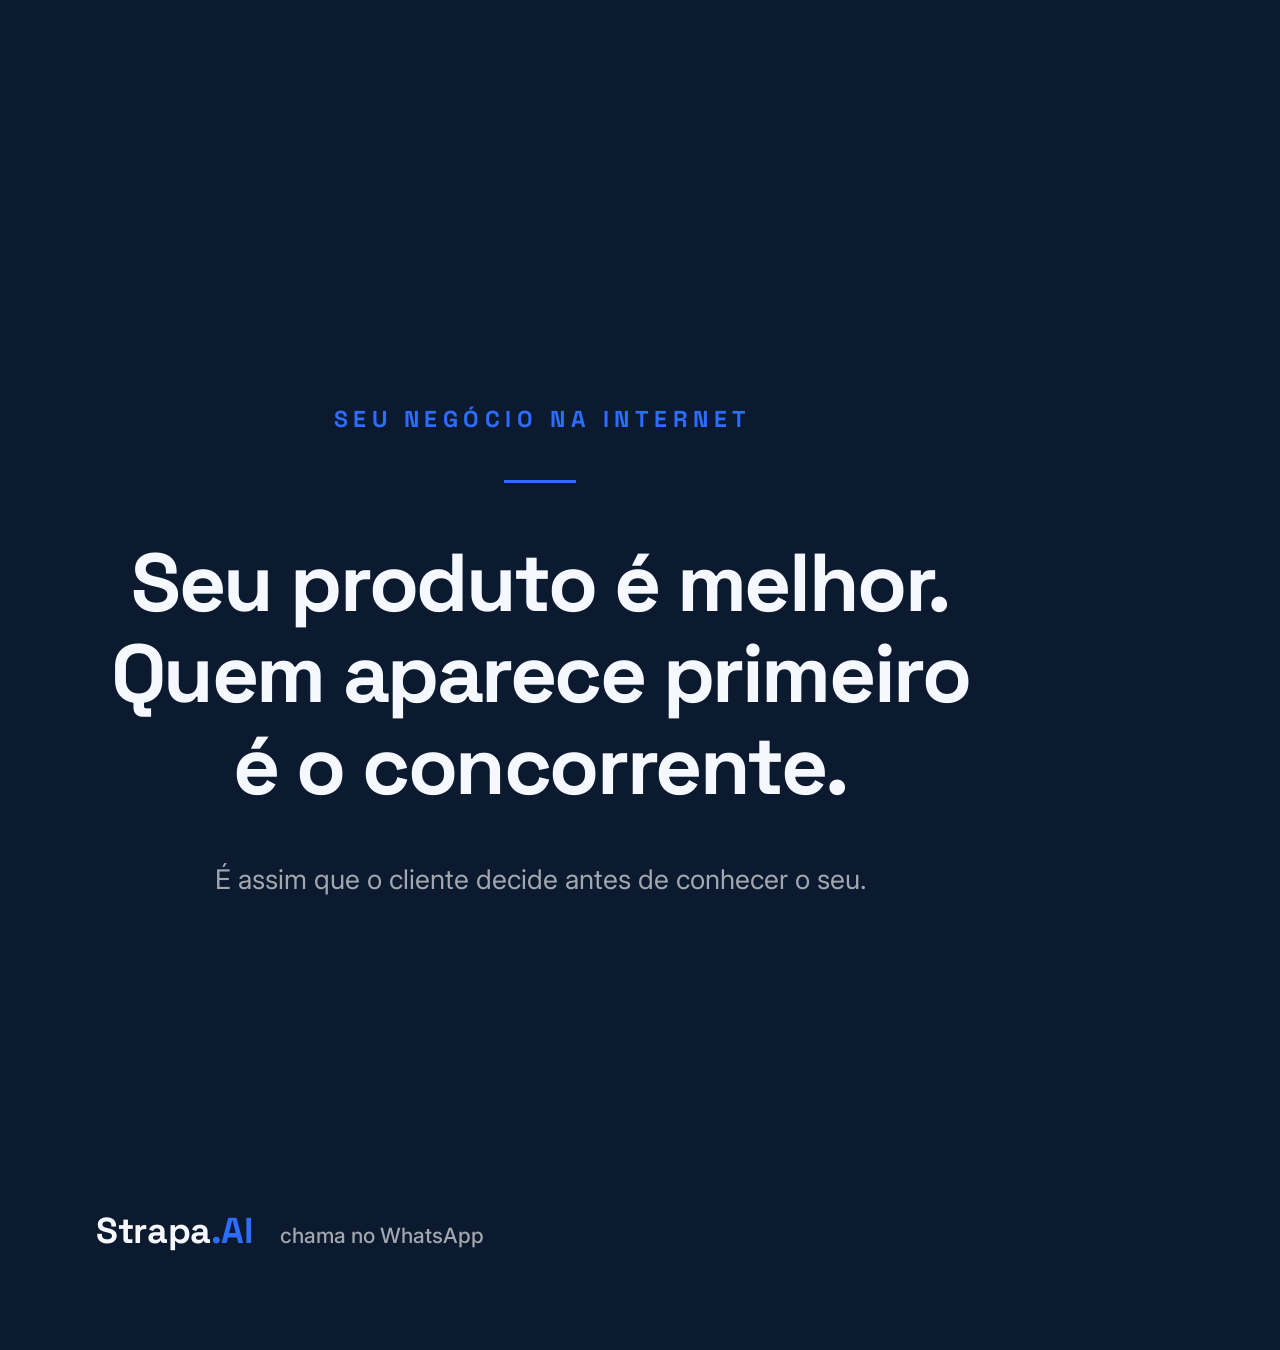
<file: strapa-estatico-01.html>
<!DOCTYPE html>
<html lang="pt-BR">
<head>
<meta charset="utf-8">
<link rel="preconnect" href="https://fonts.googleapis.com">
<link rel="preconnect" href="https://fonts.gstatic.com" crossorigin>
<link href="https://fonts.googleapis.com/css2?family=Inter:wght@400;500&family=Space+Grotesk:wght@700&display=block" rel="stylesheet">
<style>
  * { margin: 0; padding: 0; box-sizing: border-box; }
  html, body { width: 1080px; height: 1350px; overflow: hidden; }
  body {
    background: #0B1A2F;
    display: flex;
    flex-direction: column;
    padding: 96px;
    font-family: 'Inter', sans-serif;
    -webkit-font-smoothing: antialiased;
    text-rendering: optimizeLegibility;
  }
  .center {
    flex: 1;
    display: flex;
    flex-direction: column;
    align-items: center;
    justify-content: center;
    text-align: center;
  }
  .eyebrow {
    font-family: 'Space Grotesk', sans-serif;
    font-weight: 700;
    font-size: 23px;
    letter-spacing: 0.24em;
    margin-right: -0.24em; /* compensa o tracking final para centralizar opticamente */
    text-transform: uppercase;
    color: #2E6BFF;
  }
  .rule {
    width: 72px;
    height: 3px;
    background: #2E6BFF;
    margin: 46px 0 54px;
  }
  .headline {
    font-family: 'Space Grotesk', sans-serif;
    font-weight: 700;
    font-size: 82px;
    line-height: 1.12;
    letter-spacing: -0.03em;
    color: #F5F8FF;
  }
  .context {
    margin-top: 48px;
    font-size: 27px;
    font-weight: 400;
    line-height: 1.5;
    color: rgba(255, 255, 255, 0.62);
  }
  .footer {
    display: flex;
    align-items: baseline;
    gap: 26px;
  }
  .wordmark {
    font-family: 'Space Grotesk', sans-serif;
    font-weight: 700;
    font-size: 36px;
    letter-spacing: -0.01em;
    color: #F5F8FF;
  }
  .wordmark span { color: #2E6BFF; }
  .cta {
    font-size: 21px;
    font-weight: 500;
    color: rgba(255, 255, 255, 0.62);
  }
</style>
</head>
<body>
  <main class="center">
    <div class="eyebrow">Seu negócio na internet</div>
    <div class="rule"></div>
    <h1 class="headline"><span class="line">Seu produto é melhor.</span><br><span class="line">Quem aparece primeiro</span><br><span class="line">é o concorrente.</span></h1>
    <p class="context">É assim que o cliente decide antes de conhecer o seu.</p>
  </main>
  <footer class="footer">
    <div class="wordmark">Strapa<span>.AI</span></div>
    <div class="cta">chama no WhatsApp</div>
  </footer>
</body>
</html>
</file>
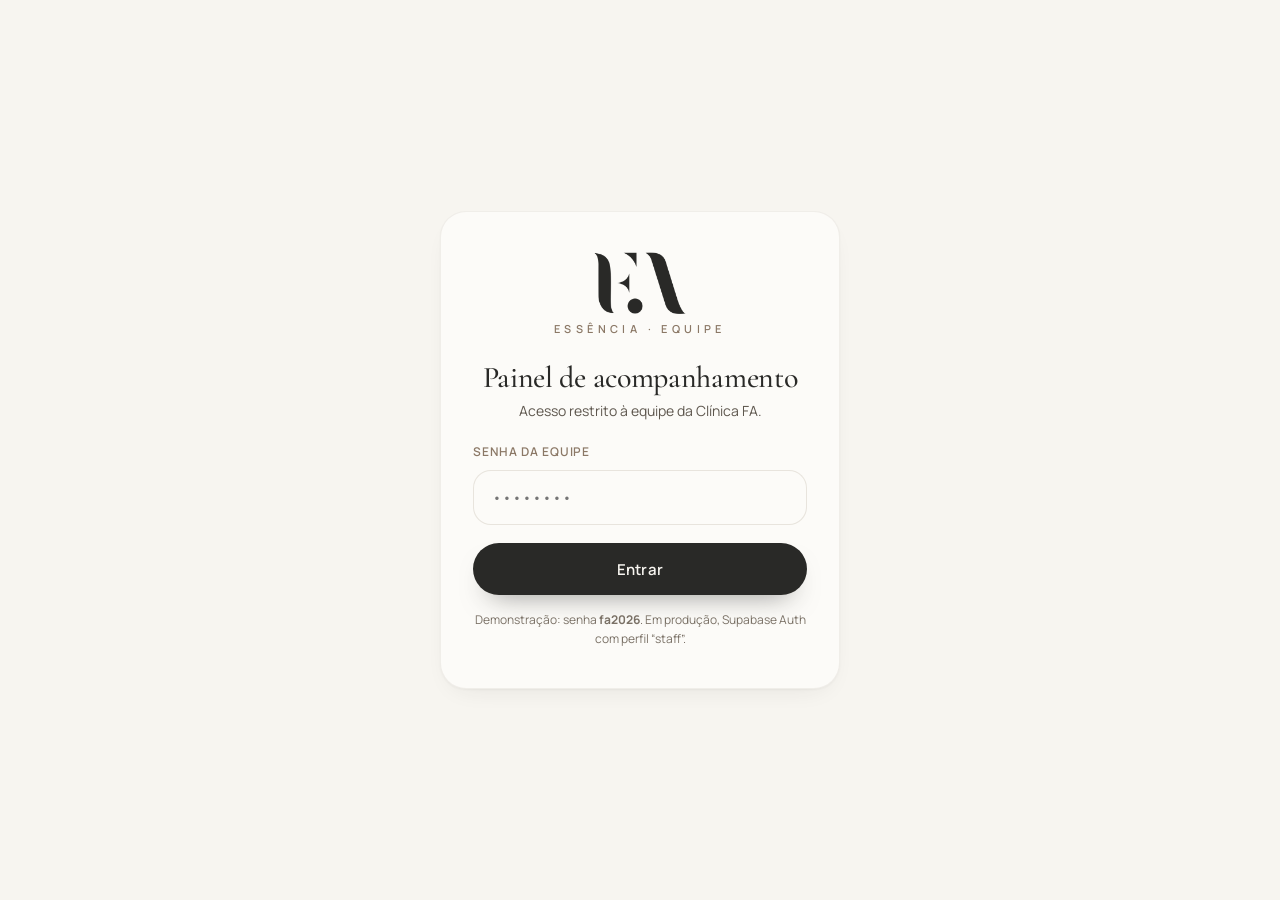
<file: fa-essencia/admin.html>
<!doctype html>
<html lang="pt-BR"><head>
<meta charset="utf-8"><meta name="viewport" content="width=device-width,initial-scale=1">
<title>FA Essência — Painel da equipe</title>
<link rel="icon" href="icon.svg" type="image/svg+xml">
<link href="https://fonts.googleapis.com/css2?family=Cormorant+Garamond:ital,wght@0,400;0,500;0,600;1,400&family=Manrope:wght@400;500;600;700&display=swap" rel="stylesheet">
<link rel="stylesheet" href="css/base.css"><link rel="stylesheet" href="css/admin.css">
</head><body><div id="root"></div><script type="module" src="js/admin.js"></script></body></html>
</file>
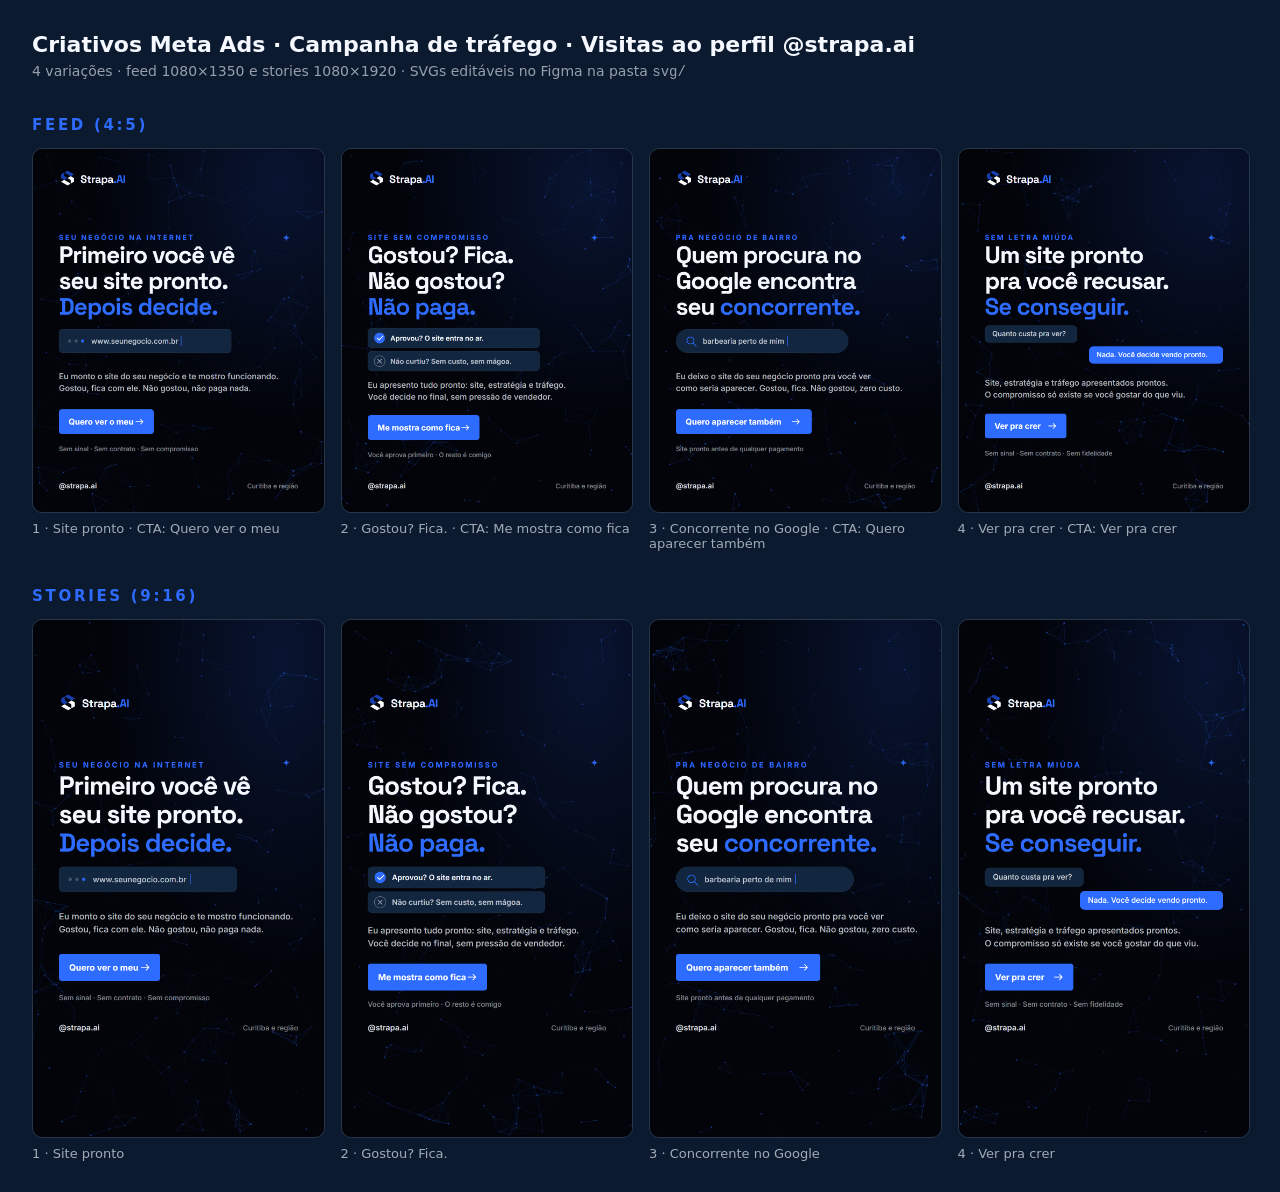
<file: marketing/ads/meta-visitas-perfil-2026-07-10/preview.html>
<!doctype html>
<html lang="pt-br">
<head>
<meta charset="utf-8">
<meta name="viewport" content="width=device-width, initial-scale=1">
<title>Criativos Meta Ads · Visitas ao perfil · Strapa.AI</title>
<style>
  body { margin: 0; background: #0B1A2F; color: #F5F8FF; font-family: system-ui, sans-serif; padding: 32px; }
  h1 { font-size: 22px; margin: 0 0 6px; }
  p.sub { color: rgba(245,248,255,.6); margin: 0 0 28px; font-size: 14px; }
  h2 { font-size: 15px; color: #2E6BFF; text-transform: uppercase; letter-spacing: .18em; margin: 36px 0 14px; }
  .row { display: grid; grid-template-columns: repeat(4, 1fr); gap: 18px; }
  figure { margin: 0; }
  img { width: 100%; display: block; border-radius: 10px; border: 1px solid rgba(245,248,255,.12); }
  figcaption { font-size: 13px; color: rgba(245,248,255,.65); margin-top: 8px; }
  @media (max-width: 900px) { .row { grid-template-columns: repeat(2, 1fr); } }
</style>
</head>
<body>
  <h1>Criativos Meta Ads · Campanha de tráfego · Visitas ao perfil @strapa.ai</h1>
  <p class="sub">4 variações · feed 1080×1350 e stories 1080×1920 · SVGs editáveis no Figma na pasta <code>svg/</code></p>

  <h2>Feed (4:5)</h2>
  <div class="row">
    <figure><img src="png/feed-01-site-pronto.png" alt=""><figcaption>1 · Site pronto · CTA: Quero ver o meu</figcaption></figure>
    <figure><img src="png/feed-02-gostou-fica.png" alt=""><figcaption>2 · Gostou? Fica. · CTA: Me mostra como fica</figcaption></figure>
    <figure><img src="png/feed-03-google.png" alt=""><figcaption>3 · Concorrente no Google · CTA: Quero aparecer também</figcaption></figure>
    <figure><img src="png/feed-04-ver-pra-crer.png" alt=""><figcaption>4 · Ver pra crer · CTA: Ver pra crer</figcaption></figure>
  </div>

  <h2>Stories (9:16)</h2>
  <div class="row">
    <figure><img src="png/stories-01-site-pronto.png" alt=""><figcaption>1 · Site pronto</figcaption></figure>
    <figure><img src="png/stories-02-gostou-fica.png" alt=""><figcaption>2 · Gostou? Fica.</figcaption></figure>
    <figure><img src="png/stories-03-google.png" alt=""><figcaption>3 · Concorrente no Google</figcaption></figure>
    <figure><img src="png/stories-04-ver-pra-crer.png" alt=""><figcaption>4 · Ver pra crer</figcaption></figure>
  </div>
</body>
</html>
</file>
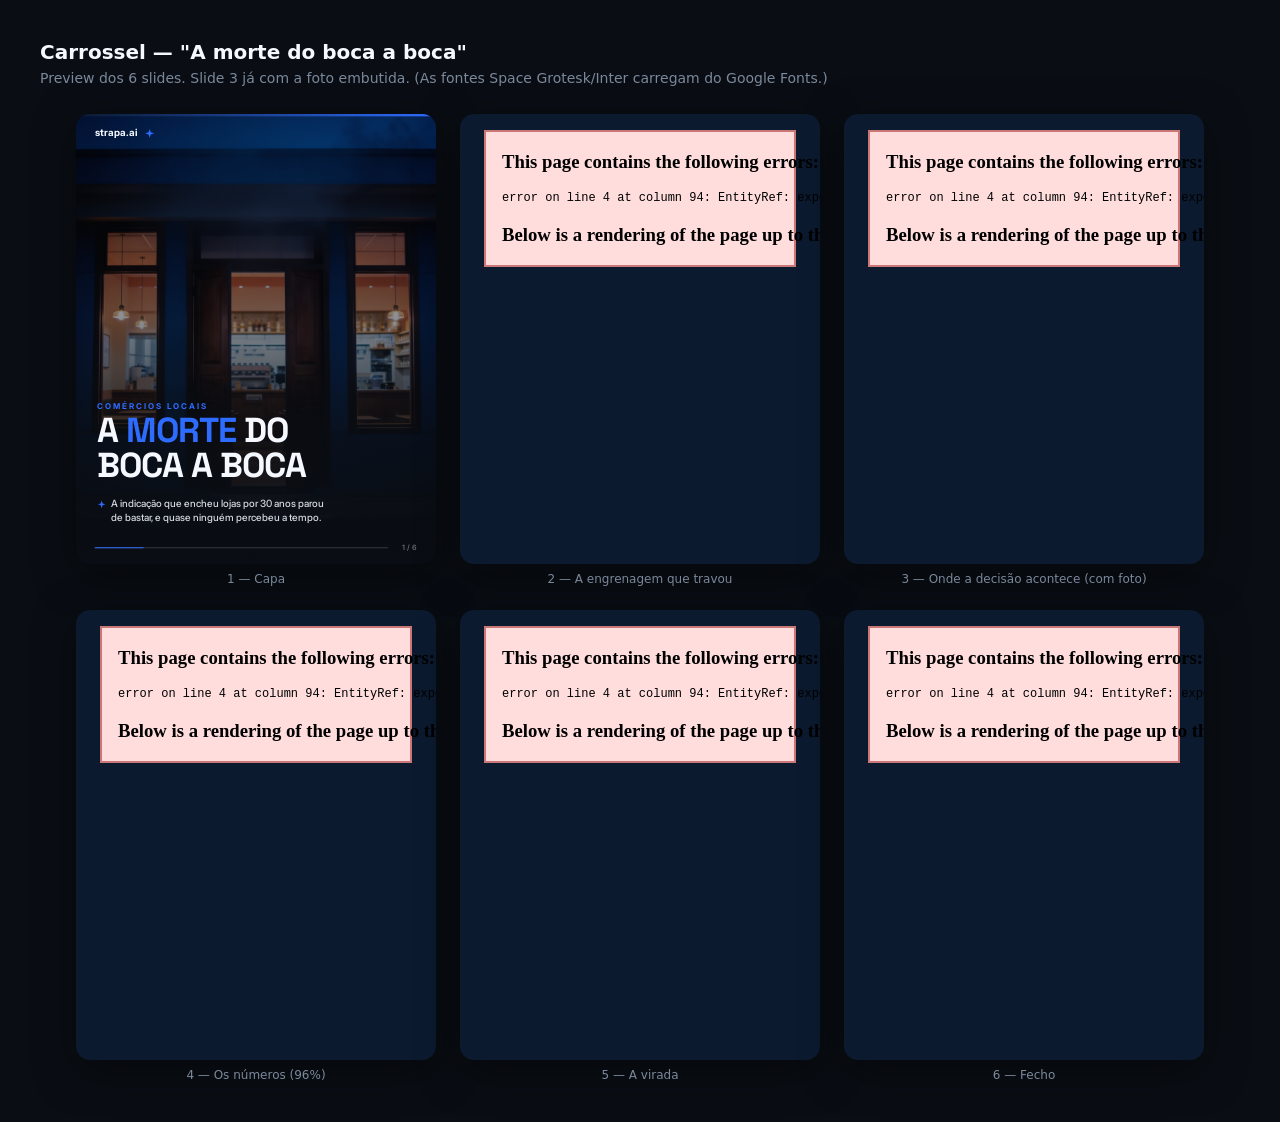
<file: marketing/conteudo/carrossel-boca-a-boca-2026-06-24/preview.html>
<!doctype html>
<html lang="pt-br">
<head>
<meta charset="utf-8">
<meta name="viewport" content="width=device-width, initial-scale=1">
<title>Strapa.ai — Carrossel "A morte do boca a boca" (preview)</title>
<style>
  body{margin:0;background:#0A0E14;font-family:'Segoe UI',system-ui,sans-serif;color:#F5F8FF;padding:40px}
  h1{font-size:20px;font-weight:600;margin:0 0 6px}
  p{color:#7c899c;font-size:14px;margin:0 0 28px}
  .grid{display:flex;flex-wrap:wrap;gap:24px;justify-content:center}
  .card{width:360px}
  .card .frame{width:360px;height:450px;border-radius:14px;overflow:hidden;box-shadow:0 10px 40px rgba(0,0,0,.5);background:#0B1A2F}
  .card object{width:360px;height:450px;border:0;display:block}
  .card span{display:block;margin-top:8px;font-size:12px;color:#7c899c;text-align:center}
</style>
</head>
<body>
  <h1>Carrossel — "A morte do boca a boca"</h1>
  <p>Preview dos 6 slides. Slide 3 já com a foto embutida. (As fontes Space Grotesk/Inter carregam do Google Fonts.)</p>
  <div class="grid">
    <div class="card"><div class="frame"><object type="image/svg+xml" data="svg/slide-01.svg"></object></div><span>1 — Capa</span></div>
    <div class="card"><div class="frame"><object type="image/svg+xml" data="svg/slide-02.svg"></object></div><span>2 — A engrenagem que travou</span></div>
    <div class="card"><div class="frame"><object type="image/svg+xml" data="svg/slide-03.svg"></object></div><span>3 — Onde a decisão acontece (com foto)</span></div>
    <div class="card"><div class="frame"><object type="image/svg+xml" data="svg/slide-04.svg"></object></div><span>4 — Os números (96%)</span></div>
    <div class="card"><div class="frame"><object type="image/svg+xml" data="svg/slide-05.svg"></object></div><span>5 — A virada</span></div>
    <div class="card"><div class="frame"><object type="image/svg+xml" data="svg/slide-06.svg"></object></div><span>6 — Fecho</span></div>
  </div>
</body>
</html>
</file>
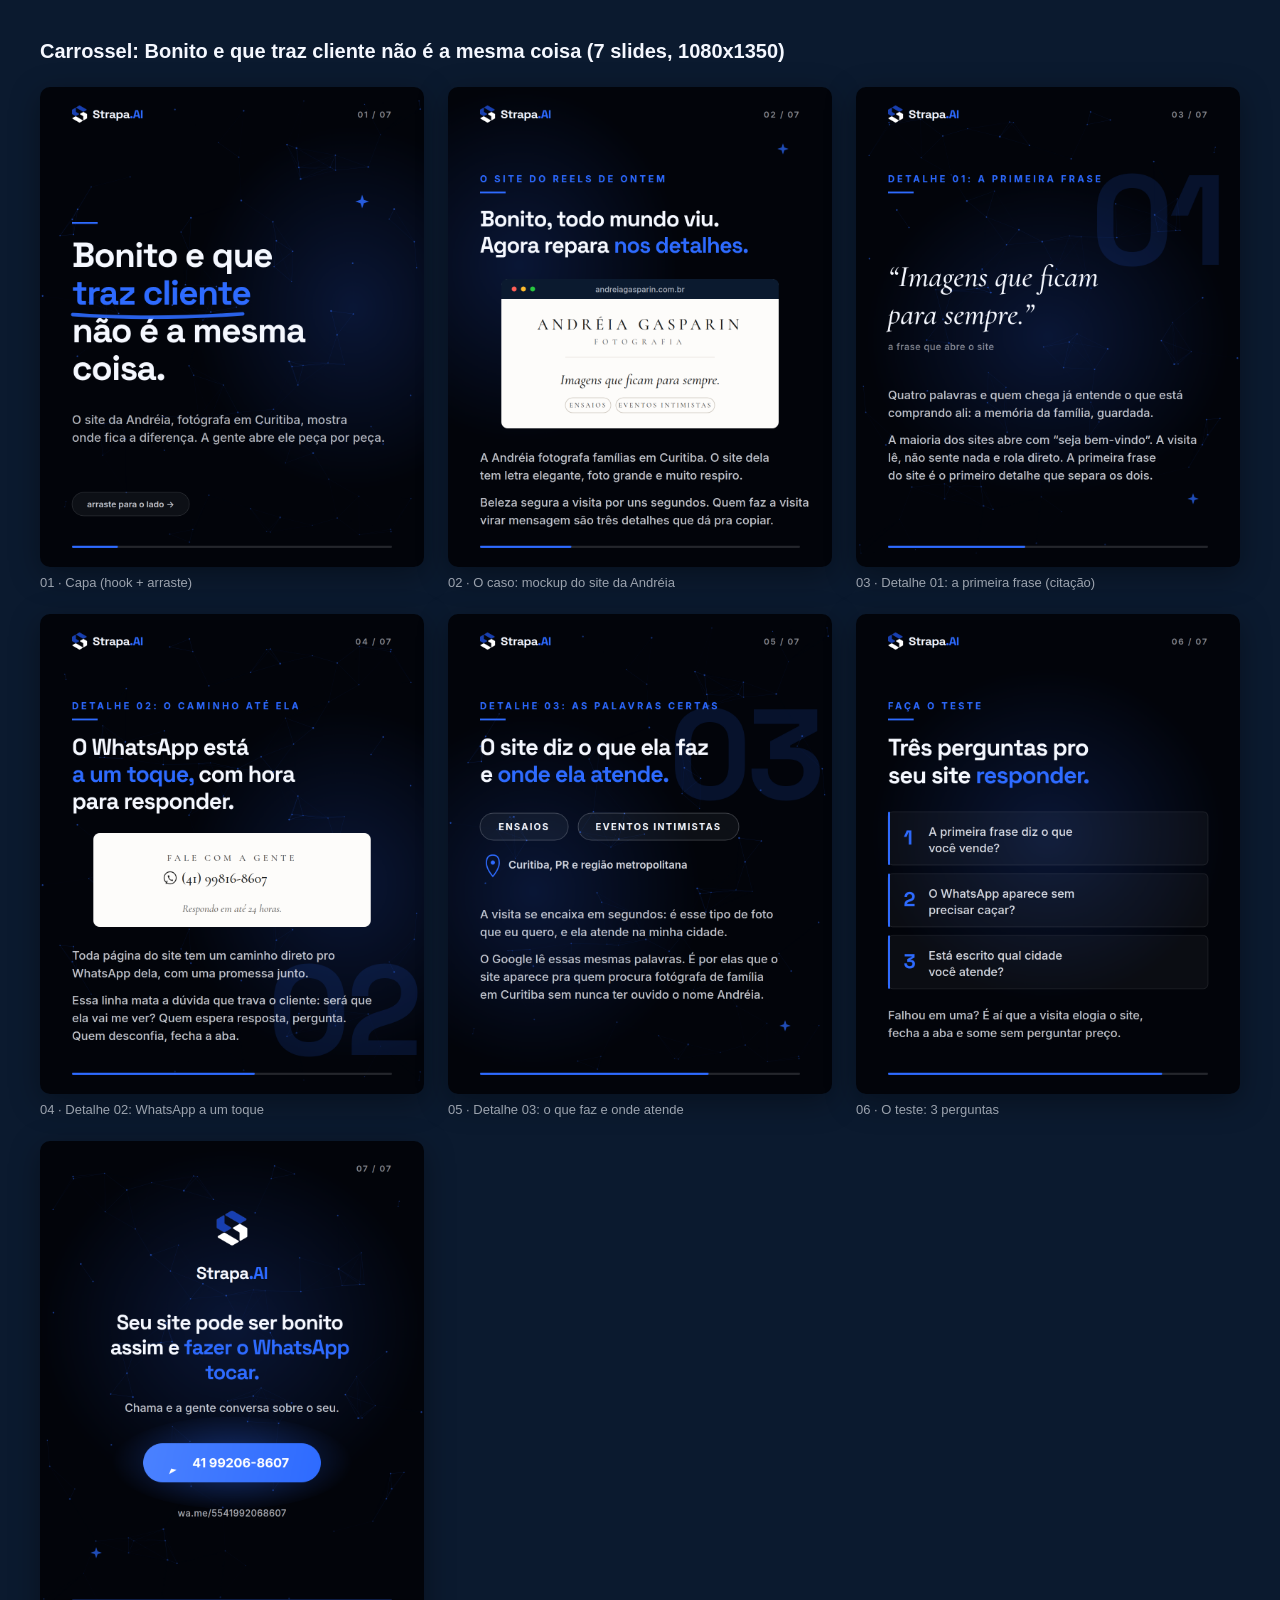
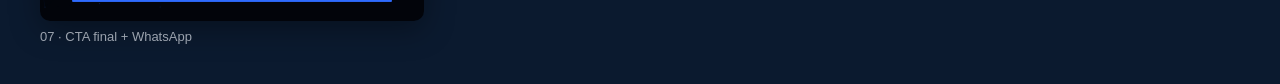
<file: marketing/conteudo/carrossel-case-andreia-2026-07-15/preview.html>
<!doctype html>
<html lang="pt-BR">
<head>
<meta charset="utf-8">
<title>Preview: Bonito e que traz cliente não é a mesma coisa</title>
<style>
  body { margin: 0; padding: 40px; background: #0B1A2F; font-family: sans-serif; }
  h1 { color: #F5F8FF; font-size: 20px; margin: 0 0 24px; }
  .grade { display: grid; grid-template-columns: repeat(auto-fill, minmax(320px, 1fr)); gap: 24px; }
  .grade figure { margin: 0; }
  .grade img { width: 100%; display: block; border-radius: 10px; box-shadow: 0 8px 30px rgba(0,0,0,0.35); }
  .grade figcaption { color: rgba(245,248,255,0.62); font-size: 13px; margin-top: 8px; }
</style>
</head>
<body>
<h1>Carrossel: Bonito e que traz cliente não é a mesma coisa (7 slides, 1080x1350)</h1>
<div class="grade">
  <figure><img src="img/slide-01.png" alt="Slide 1"><figcaption>01 · Capa (hook + arraste)</figcaption></figure>
  <figure><img src="img/slide-02.png" alt="Slide 2"><figcaption>02 · O caso: mockup do site da Andréia</figcaption></figure>
  <figure><img src="img/slide-03.png" alt="Slide 3"><figcaption>03 · Detalhe 01: a primeira frase (citação)</figcaption></figure>
  <figure><img src="img/slide-04.png" alt="Slide 4"><figcaption>04 · Detalhe 02: WhatsApp a um toque</figcaption></figure>
  <figure><img src="img/slide-05.png" alt="Slide 5"><figcaption>05 · Detalhe 03: o que faz e onde atende</figcaption></figure>
  <figure><img src="img/slide-06.png" alt="Slide 6"><figcaption>06 · O teste: 3 perguntas</figcaption></figure>
  <figure><img src="img/slide-07.png" alt="Slide 7"><figcaption>07 · CTA final + WhatsApp</figcaption></figure>
</div>
</body>
</html>
</file>
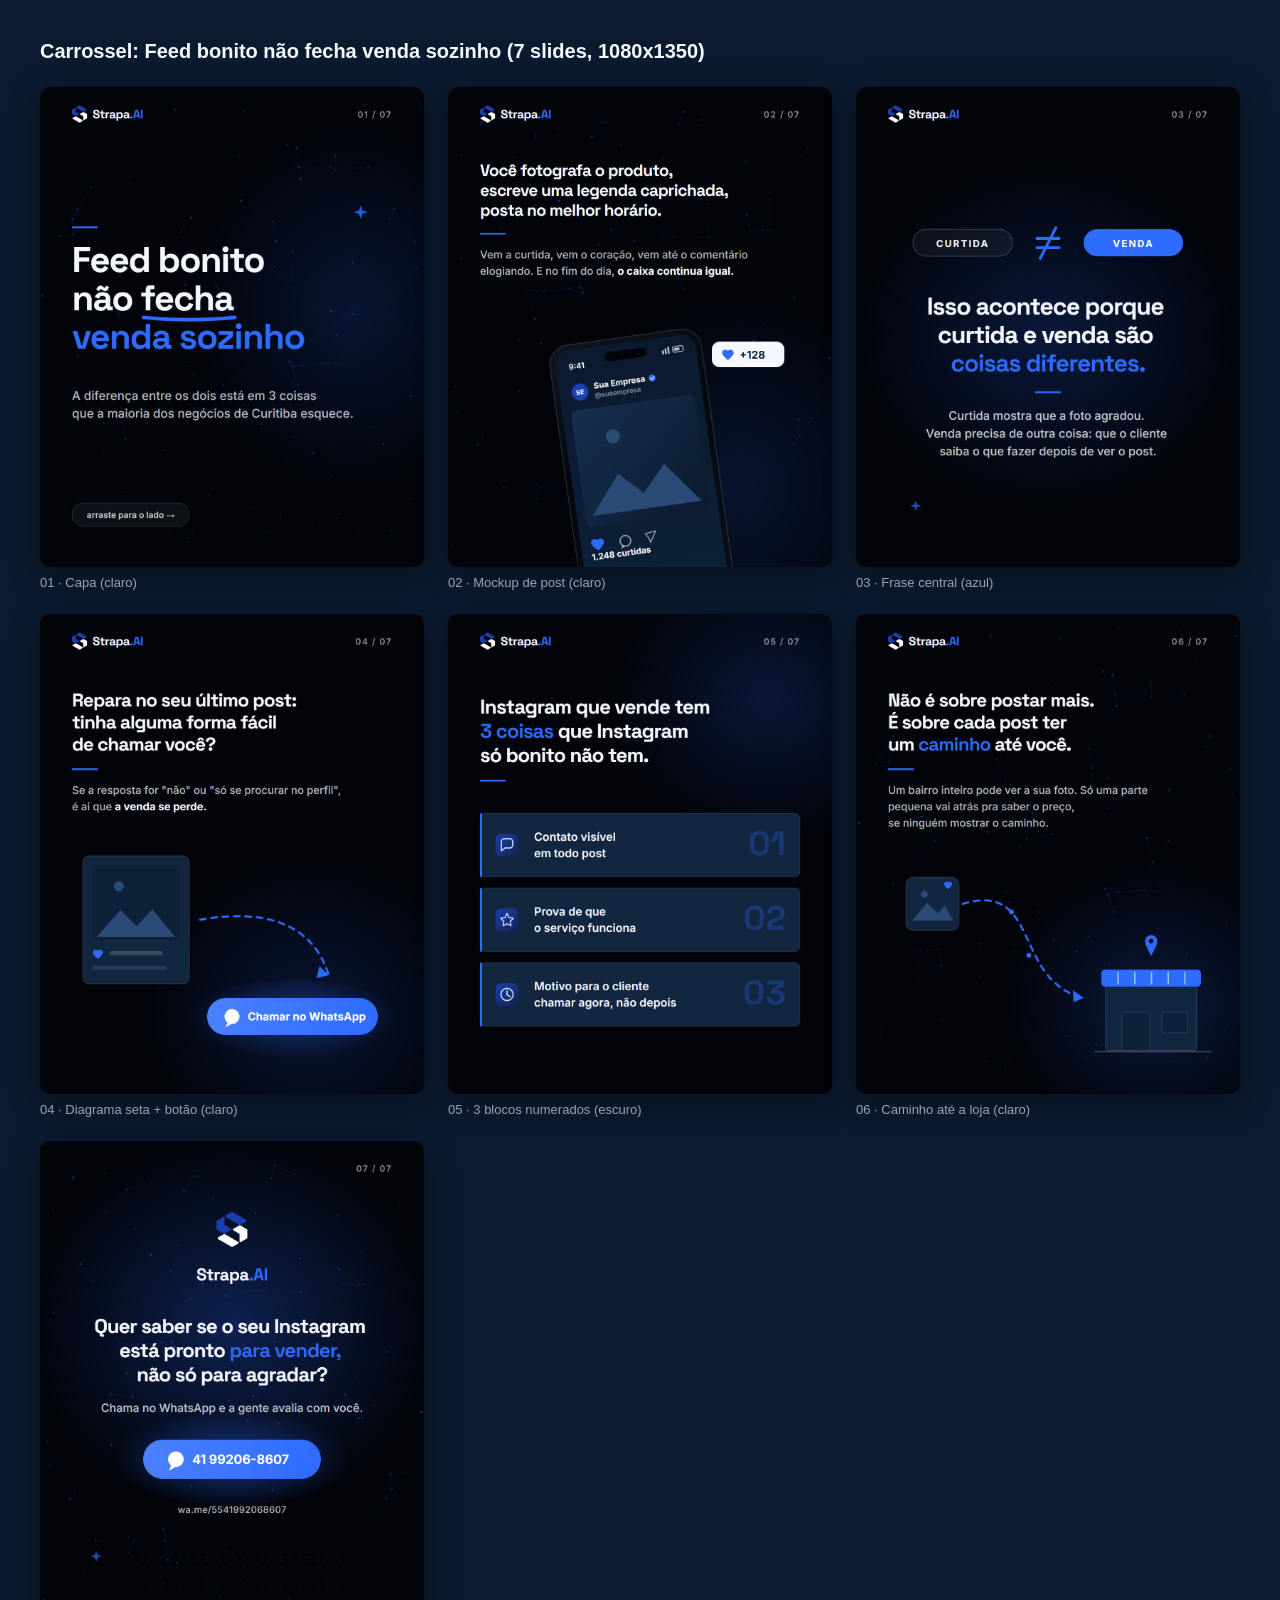
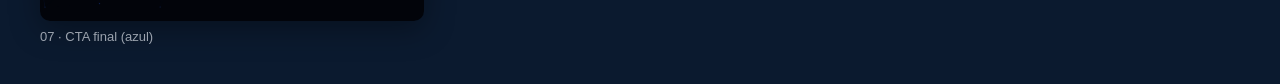
<file: marketing/conteudo/carrossel-feed-bonito-2026-07-12/preview.html>
<!doctype html>
<html lang="pt-BR">
<head>
<meta charset="utf-8">
<title>Preview: Feed bonito não fecha venda sozinho</title>
<style>
  body { margin: 0; padding: 40px; background: #0B1A2F; font-family: sans-serif; }
  h1 { color: #F5F8FF; font-size: 20px; margin: 0 0 24px; }
  .grade { display: grid; grid-template-columns: repeat(auto-fill, minmax(320px, 1fr)); gap: 24px; }
  .grade figure { margin: 0; }
  .grade img { width: 100%; display: block; border-radius: 10px; box-shadow: 0 8px 30px rgba(0,0,0,0.35); }
  .grade figcaption { color: rgba(245,248,255,0.62); font-size: 13px; margin-top: 8px; }
</style>
</head>
<body>
<h1>Carrossel: Feed bonito não fecha venda sozinho (7 slides, 1080x1350)</h1>
<div class="grade">
  <figure><img src="img/slide-01.png" alt="Slide 1"><figcaption>01 · Capa (claro)</figcaption></figure>
  <figure><img src="img/slide-02.png" alt="Slide 2"><figcaption>02 · Mockup de post (claro)</figcaption></figure>
  <figure><img src="img/slide-03.png" alt="Slide 3"><figcaption>03 · Frase central (azul)</figcaption></figure>
  <figure><img src="img/slide-04.png" alt="Slide 4"><figcaption>04 · Diagrama seta + botão (claro)</figcaption></figure>
  <figure><img src="img/slide-05.png" alt="Slide 5"><figcaption>05 · 3 blocos numerados (escuro)</figcaption></figure>
  <figure><img src="img/slide-06.png" alt="Slide 6"><figcaption>06 · Caminho até a loja (claro)</figcaption></figure>
  <figure><img src="img/slide-07.png" alt="Slide 7"><figcaption>07 · CTA final (azul)</figcaption></figure>
</div>
</body>
</html>
</file>
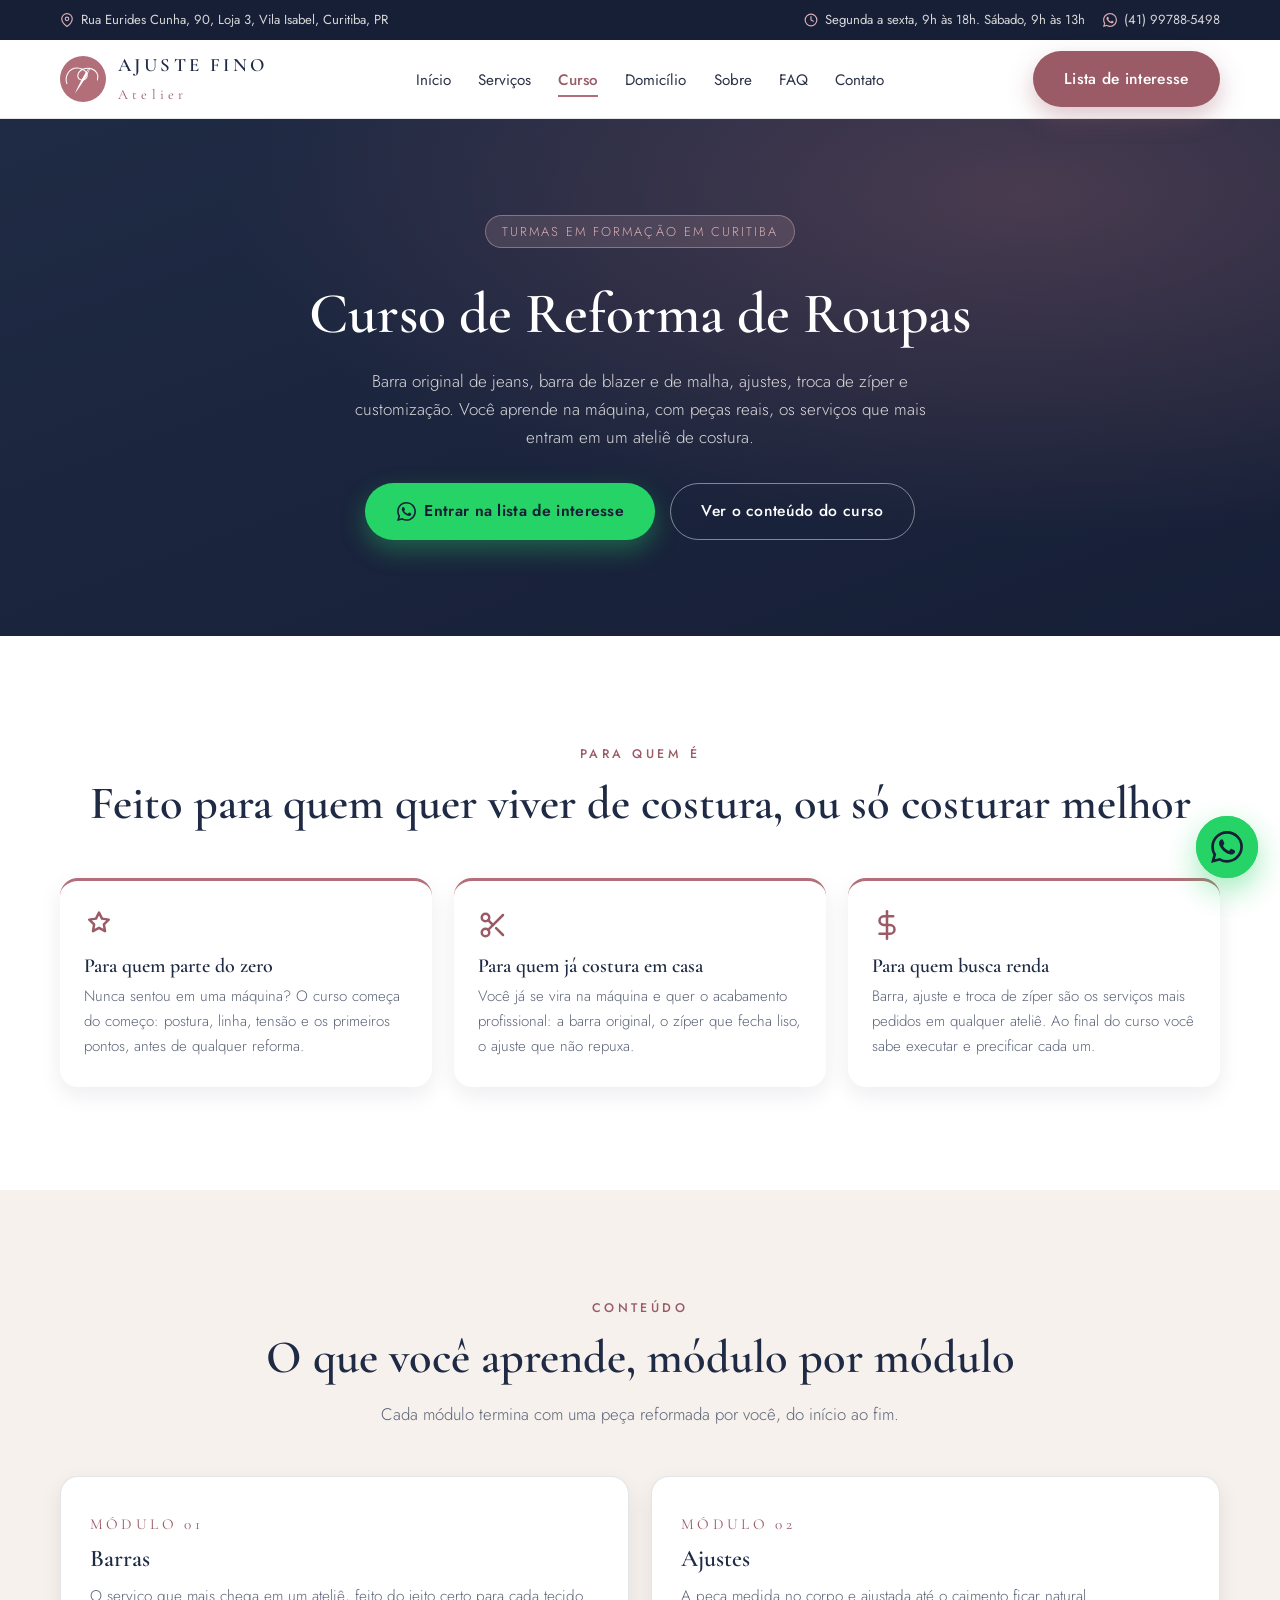
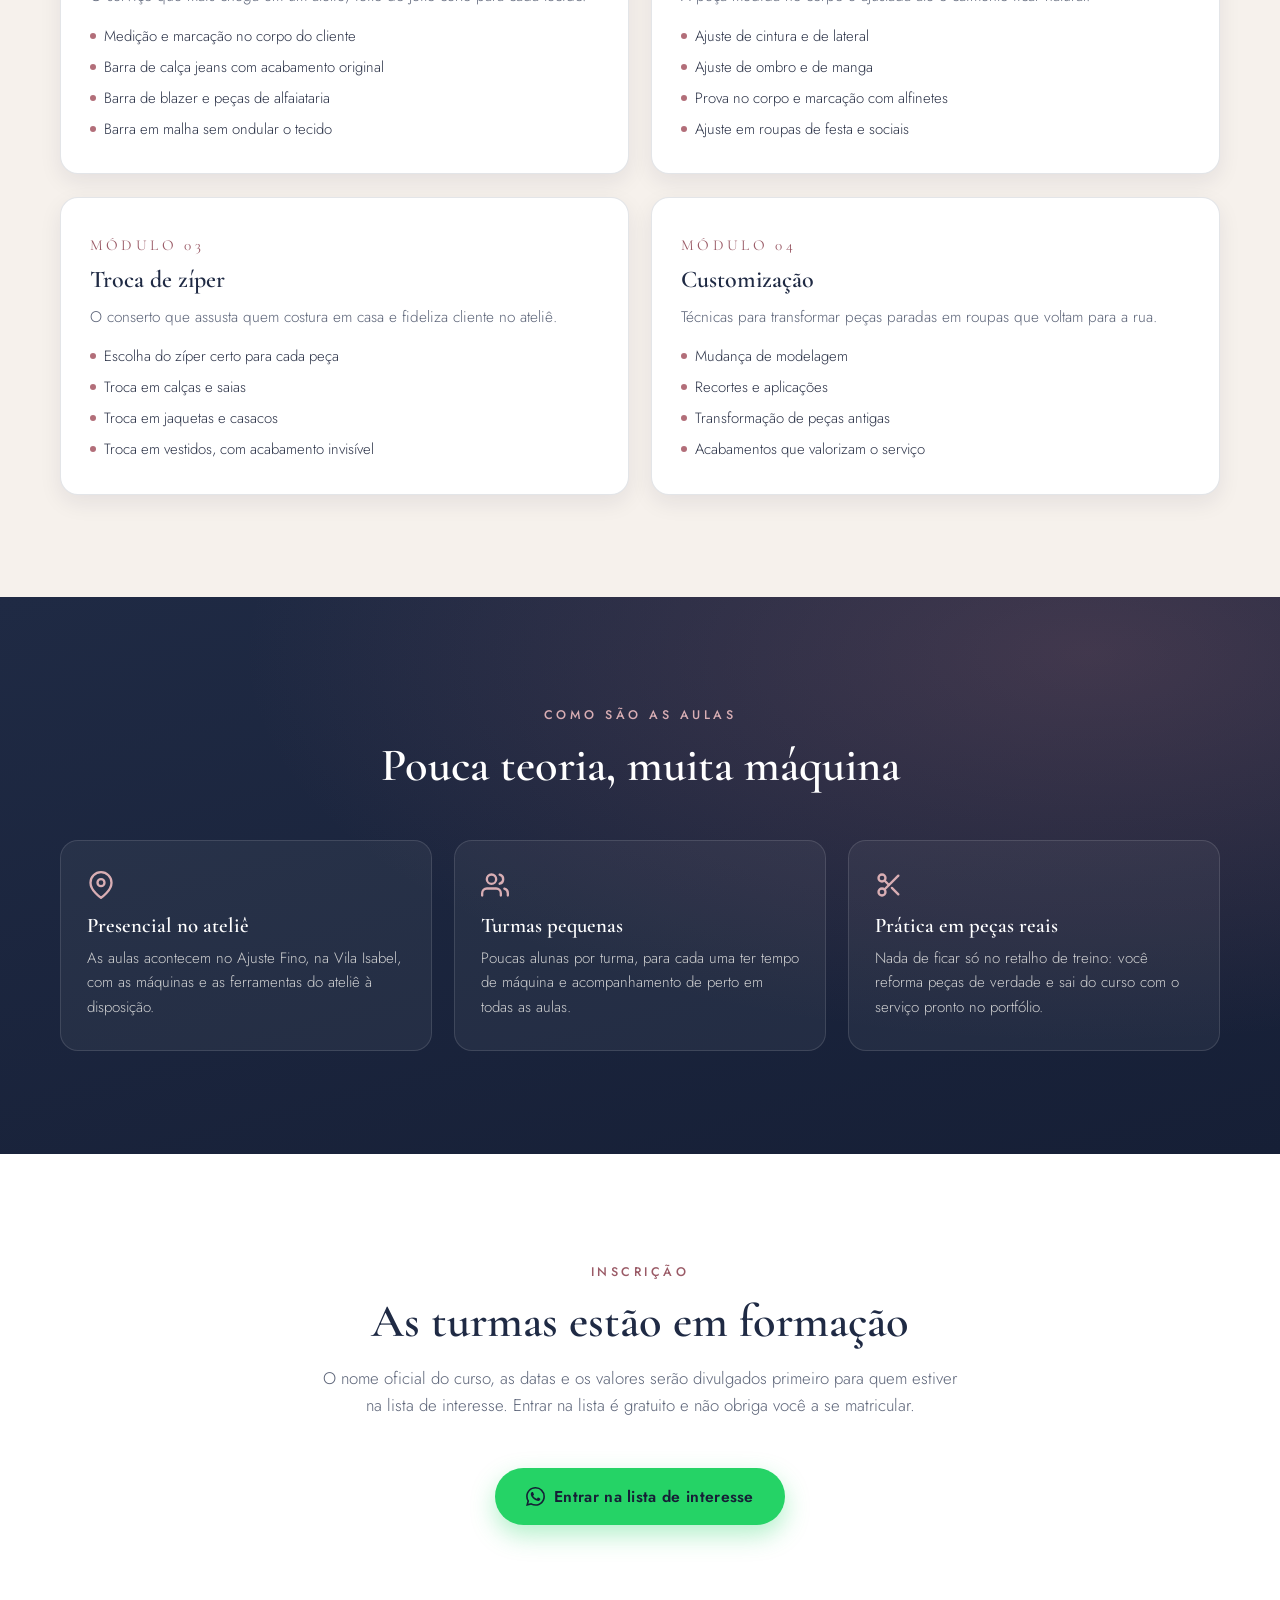
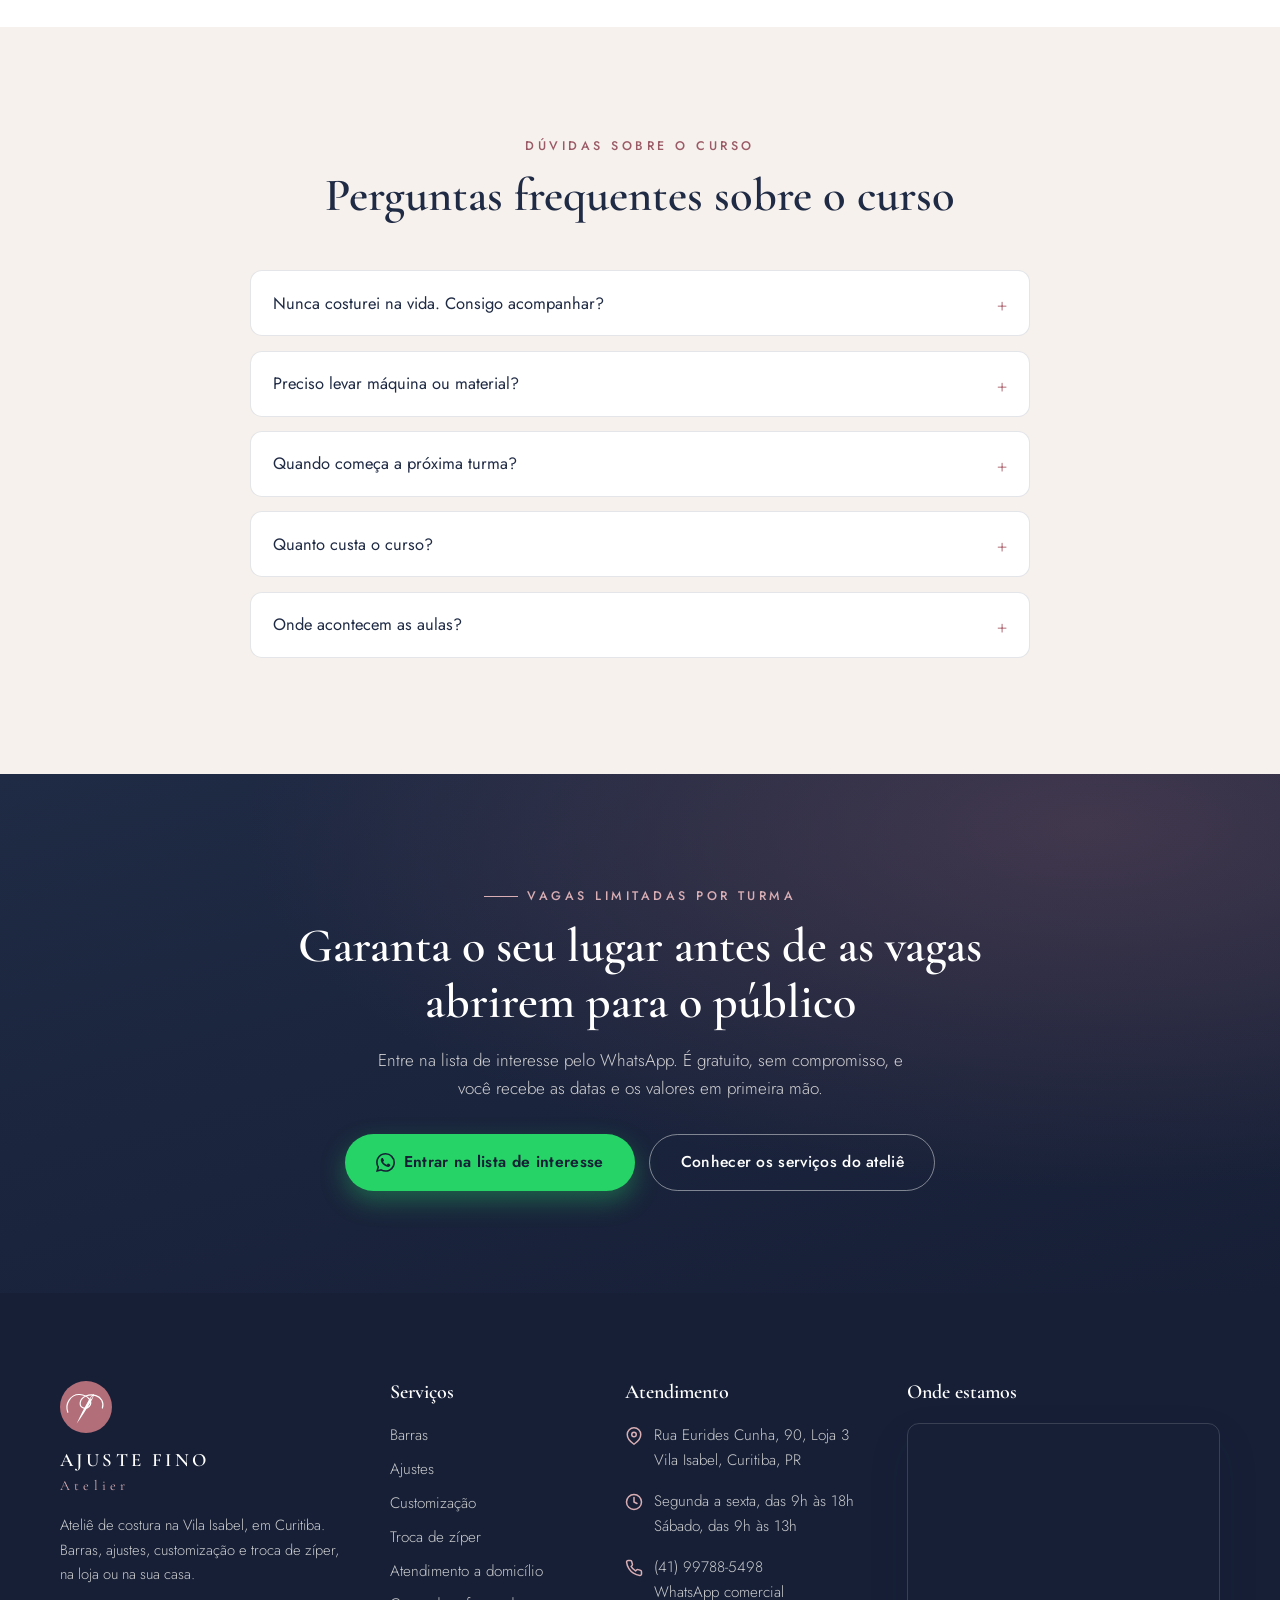
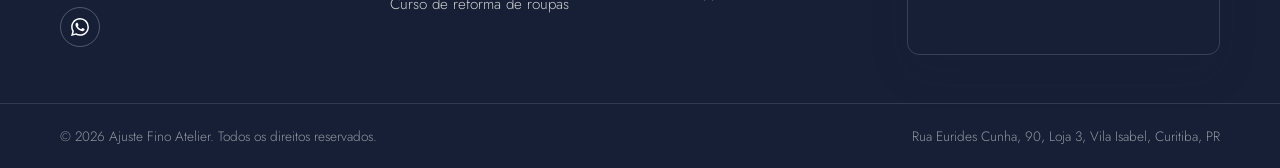
<file: MazyOS/ajuste-fino-atelier/site/curso.html>
<!DOCTYPE html>
<html lang="pt-BR">
<head>
  <meta charset="UTF-8">
  <meta name="viewport" content="width=device-width, initial-scale=1.0">
  <title>Curso de Reforma de Roupas | Ajuste Fino Atelier, Curitiba</title>
  <meta name="description" content="Curso presencial de reforma de roupas em Curitiba: barra original de jeans, barra de blazer e malha, ajustes, troca de zíper e customização. Turmas pequenas no ateliê da Vila Isabel.">
  <meta property="og:title" content="Curso de Reforma de Roupas | Ajuste Fino Atelier">
  <meta property="og:description" content="Aprenda na prática os serviços que mais entram em um ateliê: barras, ajustes, troca de zíper e customização. Turmas pequenas em Curitiba.">
  <meta property="og:type" content="website">
  <meta property="og:locale" content="pt_BR">
  <link rel="icon" type="image/svg+xml" href="img/favicon.svg">
  <link rel="stylesheet" href="css/style.css">
</head>
<body>

  <a class="skip-link" href="#conteudo-principal">Pular para o conteúdo</a>

  <!-- Barra superior -->
  <div class="topbar">
    <div class="container">
      <span class="topbar-item">
        <svg viewBox="0 0 24 24" fill="none" stroke="currentColor" stroke-width="2" stroke-linecap="round" stroke-linejoin="round" aria-hidden="true"><path d="M21 10c0 7-9 13-9 13s-9-6-9-13a9 9 0 0 1 18 0z"/><circle cx="12" cy="10" r="3"/></svg>
        Rua Eurides Cunha, 90, Loja 3, Vila Isabel, Curitiba, PR
      </span>
      <div class="topbar-right">
        <span class="topbar-item">
          <svg viewBox="0 0 24 24" fill="none" stroke="currentColor" stroke-width="2" stroke-linecap="round" stroke-linejoin="round" aria-hidden="true"><circle cx="12" cy="12" r="10"/><polyline points="12 6 12 12 16 14"/></svg>
          Segunda a sexta, 9h às 18h. Sábado, 9h às 13h
        </span>
        <a class="topbar-item" href="https://wa.me/5541997885498?text=Ol%C3%A1%21%20Quero%20saber%20mais%20sobre%20o%20curso%20de%20reforma%20de%20roupas%20do%20Ajuste%20Fino%20Atelier." target="_blank" rel="noopener">
          <svg viewBox="0 0 24 24" fill="currentColor" aria-hidden="true"><path d="M17.472 14.382c-.297-.149-1.758-.867-2.03-.967-.273-.099-.471-.148-.67.15-.197.297-.767.966-.94 1.164-.173.199-.347.223-.644.075-.297-.15-1.255-.463-2.39-1.475-.883-.788-1.48-1.761-1.653-2.059-.173-.297-.018-.458.13-.606.134-.133.298-.347.446-.52.149-.174.198-.298.298-.497.099-.198.05-.371-.025-.52-.075-.149-.669-1.612-.916-2.207-.242-.579-.487-.5-.669-.51-.173-.008-.371-.01-.57-.01-.198 0-.52.074-.792.372-.272.297-1.04 1.016-1.04 2.479 0 1.462 1.065 2.875 1.213 3.074.149.198 2.096 3.2 5.077 4.487.709.306 1.262.489 1.694.625.712.227 1.36.195 1.871.118.571-.085 1.758-.719 2.006-1.413.248-.694.248-1.289.173-1.413-.074-.124-.272-.198-.57-.347m-5.421 7.403h-.004a9.87 9.87 0 0 1-5.031-1.378l-.361-.214-3.741.982.998-3.648-.235-.374a9.86 9.86 0 0 1-1.51-5.26c.001-5.45 4.436-9.884 9.888-9.884 2.64 0 5.122 1.03 6.988 2.898a9.825 9.825 0 0 1 2.893 6.994c-.003 5.45-4.437 9.884-9.885 9.884m8.413-18.297A11.815 11.815 0 0 0 12.05 0C5.495 0 .16 5.335.157 11.892c0 2.096.547 4.142 1.588 5.945L.057 24l6.305-1.654a11.882 11.882 0 0 0 5.683 1.448h.005c6.554 0 11.89-5.335 11.893-11.893a11.821 11.821 0 0 0-3.48-8.413z"/></svg>
          (41) 99788-5498
        </a>
      </div>
    </div>
  </div>

  <!-- Cabeçalho -->
  <header class="site-header" id="topo">
    <div class="container">
      <a class="brand" href="index.html" aria-label="Ajuste Fino Atelier, página inicial">
        <svg class="brand-mark" viewBox="0 0 200 200" aria-hidden="true">
          <circle cx="100" cy="100" r="100" fill="#B26E79"/>
          <g transform="rotate(30 100 102)">
            <path d="M100,174 C96.6,140 94.8,105 94.8,76 C94.8,55 96.6,44.5 100,42 C103.4,44.5 105.2,55 105.2,76 C105.2,105 103.4,140 100,174 Z" fill="#FFFFFF"/>
            <ellipse cx="100" cy="59" rx="2.1" ry="7.5" fill="#B26E79"/>
          </g>
          <path d="M30,120 C18,86 42,50 76,52 C110,54 128,82 112,98 C98,112 74,102 78,82 C82,60 112,48 138,56 C158,62 170,82 163,104" fill="none" stroke="#FFFFFF" stroke-width="4.6" stroke-linecap="round"/>
        </svg>
        <span>
          <span class="brand-name">AJUSTE FINO</span><br>
          <span class="brand-sub">Atelier</span>
        </span>
      </a>

      <nav class="main-nav" id="menu" aria-label="Menu principal">
        <ul>
          <li><a href="index.html">Início</a></li>
          <li><a href="index.html#servicos">Serviços</a></li>
          <li><a href="curso.html" class="is-active" aria-current="page">Curso</a></li>
          <li><a href="index.html#domicilio">Domicílio</a></li>
          <li><a href="index.html#sobre">Sobre</a></li>
          <li><a href="index.html#faq">FAQ</a></li>
          <li><a href="#contato">Contato</a></li>
        </ul>
      </nav>

      <a class="btn btn-rose header-cta" href="https://wa.me/5541997885498?text=Ol%C3%A1%21%20Quero%20saber%20mais%20sobre%20o%20curso%20de%20reforma%20de%20roupas%20do%20Ajuste%20Fino%20Atelier." target="_blank" rel="noopener">Lista de interesse</a>

      <button class="nav-toggle" aria-label="Abrir menu" aria-expanded="false" aria-controls="menu">
        <span></span><span></span><span></span>
      </button>
    </div>
  </header>

  <main id="conteudo-principal">
    <!-- Hero do curso -->
    <section class="page-hero" id="inicio">
      <div class="container reveal is-visible">
        <span class="course-tag">Turmas em formação em Curitiba</span>
        <h1>Curso de Reforma de Roupas</h1>
        <p>Barra original de jeans, barra de blazer e de malha, ajustes, troca de zíper e customização. Você aprende na máquina, com peças reais, os serviços que mais entram em um ateliê de costura.</p>
        <div class="hero-actions">
          <a class="btn btn-wa" href="https://wa.me/5541997885498?text=Ol%C3%A1%21%20Quero%20entrar%20na%20lista%20de%20interesse%20do%20curso%20de%20reforma%20de%20roupas%20do%20Ajuste%20Fino%20Atelier." target="_blank" rel="noopener">
            <svg viewBox="0 0 24 24" fill="currentColor" aria-hidden="true"><path d="M17.472 14.382c-.297-.149-1.758-.867-2.03-.967-.273-.099-.471-.148-.67.15-.197.297-.767.966-.94 1.164-.173.199-.347.223-.644.075-.297-.15-1.255-.463-2.39-1.475-.883-.788-1.48-1.761-1.653-2.059-.173-.297-.018-.458.13-.606.134-.133.298-.347.446-.52.149-.174.198-.298.298-.497.099-.198.05-.371-.025-.52-.075-.149-.669-1.612-.916-2.207-.242-.579-.487-.5-.669-.51-.173-.008-.371-.01-.57-.01-.198 0-.52.074-.792.372-.272.297-1.04 1.016-1.04 2.479 0 1.462 1.065 2.875 1.213 3.074.149.198 2.096 3.2 5.077 4.487.709.306 1.262.489 1.694.625.712.227 1.36.195 1.871.118.571-.085 1.758-.719 2.006-1.413.248-.694.248-1.289.173-1.413-.074-.124-.272-.198-.57-.347m-5.421 7.403h-.004a9.87 9.87 0 0 1-5.031-1.378l-.361-.214-3.741.982.998-3.648-.235-.374a9.86 9.86 0 0 1-1.51-5.26c.001-5.45 4.436-9.884 9.888-9.884 2.64 0 5.122 1.03 6.988 2.898a9.825 9.825 0 0 1 2.893 6.994c-.003 5.45-4.437 9.884-9.885 9.884m8.413-18.297A11.815 11.815 0 0 0 12.05 0C5.495 0 .16 5.335.157 11.892c0 2.096.547 4.142 1.588 5.945L.057 24l6.305-1.654a11.882 11.882 0 0 0 5.683 1.448h.005c6.554 0 11.89-5.335 11.893-11.893a11.821 11.821 0 0 0-3.48-8.413z"/></svg>
            Entrar na lista de interesse
          </a>
          <a class="btn btn-outline-light" href="#conteudo">Ver o conteúdo do curso</a>
        </div>
      </div>
    </section>

    <!-- Para quem é -->
    <section class="section">
      <div class="container">
        <div class="section-head center reveal">
          <span class="eyebrow">Para quem é</span>
          <h2 class="section-title">Feito para quem quer viver de costura, ou só costurar melhor</h2>
        </div>
        <div class="audience-grid">
          <article class="why-card reveal">
            <svg viewBox="0 0 24 24" fill="none" stroke="currentColor" stroke-width="2" stroke-linecap="round" stroke-linejoin="round" aria-hidden="true"><path d="M12 2l2.4 4.9 5.4.8-3.9 3.8.9 5.4L12 14.3 7.2 16.9l.9-5.4-3.9-3.8 5.4-.8L12 2z"/></svg>
            <h3>Para quem parte do zero</h3>
            <p>Nunca sentou em uma máquina? O curso começa do começo: postura, linha, tensão e os primeiros pontos, antes de qualquer reforma.</p>
          </article>
          <article class="why-card reveal reveal-delay-1">
            <svg viewBox="0 0 24 24" fill="none" stroke="currentColor" stroke-width="2" stroke-linecap="round" stroke-linejoin="round" aria-hidden="true"><circle cx="6" cy="6" r="3"/><circle cx="6" cy="18" r="3"/><line x1="20" y1="4" x2="8.12" y2="15.88"/><line x1="14.47" y1="14.48" x2="20" y2="20"/><line x1="8.12" y1="8.12" x2="12" y2="12"/></svg>
            <h3>Para quem já costura em casa</h3>
            <p>Você já se vira na máquina e quer o acabamento profissional: a barra original, o zíper que fecha liso, o ajuste que não repuxa.</p>
          </article>
          <article class="why-card reveal reveal-delay-2">
            <svg viewBox="0 0 24 24" fill="none" stroke="currentColor" stroke-width="2" stroke-linecap="round" stroke-linejoin="round" aria-hidden="true"><line x1="12" y1="1" x2="12" y2="23"/><path d="M17 5H9.5a3.5 3.5 0 0 0 0 7h5a3.5 3.5 0 0 1 0 7H6"/></svg>
            <h3>Para quem busca renda</h3>
            <p>Barra, ajuste e troca de zíper são os serviços mais pedidos em qualquer ateliê. Ao final do curso você sabe executar e precificar cada um.</p>
          </article>
        </div>
      </div>
    </section>

    <!-- Conteúdo -->
    <section class="section section-cream" id="conteudo">
      <div class="container">
        <div class="section-head center reveal">
          <span class="eyebrow">Conteúdo</span>
          <h2 class="section-title">O que você aprende, módulo por módulo</h2>
          <p class="section-lead">Cada módulo termina com uma peça reformada por você, do início ao fim.</p>
        </div>
        <div class="module-grid">
          <article class="module-card reveal">
            <span class="module-num">Módulo 01</span>
            <h3>Barras</h3>
            <p>O serviço que mais chega em um ateliê, feito do jeito certo para cada tecido.</p>
            <ul>
              <li>Medição e marcação no corpo do cliente</li>
              <li>Barra de calça jeans com acabamento original</li>
              <li>Barra de blazer e peças de alfaiataria</li>
              <li>Barra em malha sem ondular o tecido</li>
            </ul>
          </article>
          <article class="module-card reveal reveal-delay-1">
            <span class="module-num">Módulo 02</span>
            <h3>Ajustes</h3>
            <p>A peça medida no corpo e ajustada até o caimento ficar natural.</p>
            <ul>
              <li>Ajuste de cintura e de lateral</li>
              <li>Ajuste de ombro e de manga</li>
              <li>Prova no corpo e marcação com alfinetes</li>
              <li>Ajuste em roupas de festa e sociais</li>
            </ul>
          </article>
          <article class="module-card reveal">
            <span class="module-num">Módulo 03</span>
            <h3>Troca de zíper</h3>
            <p>O conserto que assusta quem costura em casa e fideliza cliente no ateliê.</p>
            <ul>
              <li>Escolha do zíper certo para cada peça</li>
              <li>Troca em calças e saias</li>
              <li>Troca em jaquetas e casacos</li>
              <li>Troca em vestidos, com acabamento invisível</li>
            </ul>
          </article>
          <article class="module-card reveal reveal-delay-1">
            <span class="module-num">Módulo 04</span>
            <h3>Customização</h3>
            <p>Técnicas para transformar peças paradas em roupas que voltam para a rua.</p>
            <ul>
              <li>Mudança de modelagem</li>
              <li>Recortes e aplicações</li>
              <li>Transformação de peças antigas</li>
              <li>Acabamentos que valorizam o serviço</li>
            </ul>
          </article>
        </div>
      </div>
    </section>

    <!-- Como são as aulas -->
    <section class="section section-navy on-dark">
      <div class="container">
        <div class="section-head center reveal">
          <span class="eyebrow">Como são as aulas</span>
          <h2 class="section-title">Pouca teoria, muita máquina</h2>
        </div>
        <div class="format-grid">
          <article class="format-card reveal">
            <svg viewBox="0 0 24 24" fill="none" stroke="currentColor" stroke-width="2" stroke-linecap="round" stroke-linejoin="round" aria-hidden="true"><path d="M21 10c0 7-9 13-9 13s-9-6-9-13a9 9 0 0 1 18 0z"/><circle cx="12" cy="10" r="3"/></svg>
            <h3>Presencial no ateliê</h3>
            <p>As aulas acontecem no Ajuste Fino, na Vila Isabel, com as máquinas e as ferramentas do ateliê à disposição.</p>
          </article>
          <article class="format-card reveal reveal-delay-1">
            <svg viewBox="0 0 24 24" fill="none" stroke="currentColor" stroke-width="2" stroke-linecap="round" stroke-linejoin="round" aria-hidden="true"><path d="M17 21v-2a4 4 0 0 0-4-4H5a4 4 0 0 0-4 4v2"/><circle cx="9" cy="7" r="4"/><path d="M23 21v-2a4 4 0 0 0-3-3.87"/><path d="M16 3.13a4 4 0 0 1 0 7.75"/></svg>
            <h3>Turmas pequenas</h3>
            <p>Poucas alunas por turma, para cada uma ter tempo de máquina e acompanhamento de perto em todas as aulas.</p>
          </article>
          <article class="format-card reveal reveal-delay-2">
            <svg viewBox="0 0 24 24" fill="none" stroke="currentColor" stroke-width="2" stroke-linecap="round" stroke-linejoin="round" aria-hidden="true"><circle cx="6" cy="6" r="3"/><circle cx="6" cy="18" r="3"/><line x1="20" y1="4" x2="8.12" y2="15.88"/><line x1="14.47" y1="14.48" x2="20" y2="20"/><line x1="8.12" y1="8.12" x2="12" y2="12"/></svg>
            <h3>Prática em peças reais</h3>
            <p>Nada de ficar só no retalho de treino: você reforma peças de verdade e sai do curso com o serviço pronto no portfólio.</p>
          </article>
        </div>
      </div>
    </section>

    <!-- Inscrição -->
    <section class="section">
      <div class="container">
        <div class="section-head center reveal">
          <span class="eyebrow">Inscrição</span>
          <h2 class="section-title">As turmas estão em formação</h2>
          <p class="section-lead">O nome oficial do curso, as datas e os valores serão divulgados primeiro para quem estiver na lista de interesse. Entrar na lista é gratuito e não obriga você a se matricular.</p>
        </div>
        <div class="section-cta-row reveal">
          <a class="btn btn-wa" href="https://wa.me/5541997885498?text=Ol%C3%A1%21%20Quero%20entrar%20na%20lista%20de%20interesse%20do%20curso%20de%20reforma%20de%20roupas%20do%20Ajuste%20Fino%20Atelier." target="_blank" rel="noopener">
            <svg viewBox="0 0 24 24" fill="currentColor" aria-hidden="true"><path d="M17.472 14.382c-.297-.149-1.758-.867-2.03-.967-.273-.099-.471-.148-.67.15-.197.297-.767.966-.94 1.164-.173.199-.347.223-.644.075-.297-.15-1.255-.463-2.39-1.475-.883-.788-1.48-1.761-1.653-2.059-.173-.297-.018-.458.13-.606.134-.133.298-.347.446-.52.149-.174.198-.298.298-.497.099-.198.05-.371-.025-.52-.075-.149-.669-1.612-.916-2.207-.242-.579-.487-.5-.669-.51-.173-.008-.371-.01-.57-.01-.198 0-.52.074-.792.372-.272.297-1.04 1.016-1.04 2.479 0 1.462 1.065 2.875 1.213 3.074.149.198 2.096 3.2 5.077 4.487.709.306 1.262.489 1.694.625.712.227 1.36.195 1.871.118.571-.085 1.758-.719 2.006-1.413.248-.694.248-1.289.173-1.413-.074-.124-.272-.198-.57-.347m-5.421 7.403h-.004a9.87 9.87 0 0 1-5.031-1.378l-.361-.214-3.741.982.998-3.648-.235-.374a9.86 9.86 0 0 1-1.51-5.26c.001-5.45 4.436-9.884 9.888-9.884 2.64 0 5.122 1.03 6.988 2.898a9.825 9.825 0 0 1 2.893 6.994c-.003 5.45-4.437 9.884-9.885 9.884m8.413-18.297A11.815 11.815 0 0 0 12.05 0C5.495 0 .16 5.335.157 11.892c0 2.096.547 4.142 1.588 5.945L.057 24l6.305-1.654a11.882 11.882 0 0 0 5.683 1.448h.005c6.554 0 11.89-5.335 11.893-11.893a11.821 11.821 0 0 0-3.48-8.413z"/></svg>
            Entrar na lista de interesse
          </a>
        </div>
      </div>
    </section>

    <!-- FAQ do curso -->
    <section class="section section-cream" id="faq-curso">
      <div class="container">
        <div class="section-head center reveal">
          <span class="eyebrow">Dúvidas sobre o curso</span>
          <h2 class="section-title">Perguntas frequentes sobre o curso</h2>
        </div>
        <div class="faq-wrap reveal">
          <details class="faq-item">
            <summary>Nunca costurei na vida. Consigo acompanhar?</summary>
            <div class="faq-body">Consegue. O curso começa do zero, com a máquina, a linha e os primeiros pontos, antes de entrar nas reformas. As turmas pequenas existem justamente para ninguém ficar para trás.</div>
          </details>
          <details class="faq-item">
            <summary>Preciso levar máquina ou material?</summary>
            <div class="faq-body">Não precisa. As aulas usam as máquinas e as ferramentas do ateliê. Se você já tiver máquina em casa, melhor ainda: dá para praticar entre uma aula e outra, e você recebe orientação sobre o seu modelo.</div>
          </details>
          <details class="faq-item">
            <summary>Quando começa a próxima turma?</summary>
            <div class="faq-body">As turmas estão em formação e as datas serão divulgadas primeiro pela lista de interesse no WhatsApp. Quem está na lista recebe as datas e os valores antes da divulgação aberta.</div>
          </details>
          <details class="faq-item">
            <summary>Quanto custa o curso?</summary>
            <div class="faq-body">Os valores e as condições de pagamento serão divulgados junto com as datas das turmas. O ateliê aceita dinheiro, PIX, débito e crédito. Entre na lista de interesse para receber tudo em primeira mão.</div>
          </details>
          <details class="faq-item">
            <summary>Onde acontecem as aulas?</summary>
            <div class="faq-body">No ateliê do Ajuste Fino, na Rua Eurides Cunha, 90, Loja 3, Vila Isabel, em Curitiba. O mapa com a localização exata está no rodapé desta página.</div>
          </details>
        </div>
      </div>
    </section>

    <!-- CTA final -->
    <section class="section section-navy cta-final on-dark">
      <div class="container reveal">
        <span class="eyebrow">Vagas limitadas por turma</span>
        <h2>Garanta o seu lugar antes de as vagas abrirem para o público</h2>
        <p>Entre na lista de interesse pelo WhatsApp. É gratuito, sem compromisso, e você recebe as datas e os valores em primeira mão.</p>
        <div class="hero-actions">
          <a class="btn btn-wa" href="https://wa.me/5541997885498?text=Ol%C3%A1%21%20Quero%20entrar%20na%20lista%20de%20interesse%20do%20curso%20de%20reforma%20de%20roupas%20do%20Ajuste%20Fino%20Atelier." target="_blank" rel="noopener">
            <svg viewBox="0 0 24 24" fill="currentColor" aria-hidden="true"><path d="M17.472 14.382c-.297-.149-1.758-.867-2.03-.967-.273-.099-.471-.148-.67.15-.197.297-.767.966-.94 1.164-.173.199-.347.223-.644.075-.297-.15-1.255-.463-2.39-1.475-.883-.788-1.48-1.761-1.653-2.059-.173-.297-.018-.458.13-.606.134-.133.298-.347.446-.52.149-.174.198-.298.298-.497.099-.198.05-.371-.025-.52-.075-.149-.669-1.612-.916-2.207-.242-.579-.487-.5-.669-.51-.173-.008-.371-.01-.57-.01-.198 0-.52.074-.792.372-.272.297-1.04 1.016-1.04 2.479 0 1.462 1.065 2.875 1.213 3.074.149.198 2.096 3.2 5.077 4.487.709.306 1.262.489 1.694.625.712.227 1.36.195 1.871.118.571-.085 1.758-.719 2.006-1.413.248-.694.248-1.289.173-1.413-.074-.124-.272-.198-.57-.347m-5.421 7.403h-.004a9.87 9.87 0 0 1-5.031-1.378l-.361-.214-3.741.982.998-3.648-.235-.374a9.86 9.86 0 0 1-1.51-5.26c.001-5.45 4.436-9.884 9.888-9.884 2.64 0 5.122 1.03 6.988 2.898a9.825 9.825 0 0 1 2.893 6.994c-.003 5.45-4.437 9.884-9.885 9.884m8.413-18.297A11.815 11.815 0 0 0 12.05 0C5.495 0 .16 5.335.157 11.892c0 2.096.547 4.142 1.588 5.945L.057 24l6.305-1.654a11.882 11.882 0 0 0 5.683 1.448h.005c6.554 0 11.89-5.335 11.893-11.893a11.821 11.821 0 0 0-3.48-8.413z"/></svg>
            Entrar na lista de interesse
          </a>
          <a class="btn btn-outline-light" href="index.html#servicos">Conhecer os serviços do ateliê</a>
        </div>
      </div>
    </section>
  </main>

  <!-- Rodapé -->
  <footer class="site-footer" id="contato">
    <div class="container">
      <div class="footer-grid">
        <div class="footer-brand">
          <svg class="brand-mark" viewBox="0 0 200 200" aria-hidden="true">
            <circle cx="100" cy="100" r="100" fill="#B26E79"/>
            <g transform="rotate(30 100 102)">
              <path d="M100,174 C96.6,140 94.8,105 94.8,76 C94.8,55 96.6,44.5 100,42 C103.4,44.5 105.2,55 105.2,76 C105.2,105 103.4,140 100,174 Z" fill="#FFFFFF"/>
              <ellipse cx="100" cy="59" rx="2.1" ry="7.5" fill="#B26E79"/>
            </g>
            <path d="M30,120 C18,86 42,50 76,52 C110,54 128,82 112,98 C98,112 74,102 78,82 C82,60 112,48 138,56 C158,62 170,82 163,104" fill="none" stroke="#FFFFFF" stroke-width="4.6" stroke-linecap="round"/>
          </svg>
          <p style="margin-top: 1rem;"><span class="brand-name" style="color: #fff;">AJUSTE FINO</span><br><span class="brand-sub">Atelier</span></p>
          <p>Ateliê de costura na Vila Isabel, em Curitiba. Barras, ajustes, customização e troca de zíper, na loja ou na sua casa.</p>
          <div class="footer-social">
            <!-- Instagram: reativar este link quando o @ da cliente for definido
            <a href="https://instagram.com/SEU_PERFIL_AQUI" target="_blank" rel="noopener" aria-label="Instagram do Ajuste Fino Atelier">
              <svg viewBox="0 0 24 24" fill="none" stroke="currentColor" stroke-width="2" stroke-linecap="round" stroke-linejoin="round" aria-hidden="true"><rect x="2" y="2" width="20" height="20" rx="5"/><path d="M16 11.37a4 4 0 1 1-7.914 1.174A4 4 0 0 1 16 11.37z"/><line x1="17.5" y1="6.5" x2="17.51" y2="6.5"/></svg>
            </a>
            -->

            <a href="https://wa.me/5541997885498" target="_blank" rel="noopener" aria-label="WhatsApp do Ajuste Fino Atelier">
              <svg viewBox="0 0 24 24" fill="currentColor" aria-hidden="true"><path d="M17.472 14.382c-.297-.149-1.758-.867-2.03-.967-.273-.099-.471-.148-.67.15-.197.297-.767.966-.94 1.164-.173.199-.347.223-.644.075-.297-.15-1.255-.463-2.39-1.475-.883-.788-1.48-1.761-1.653-2.059-.173-.297-.018-.458.13-.606.134-.133.298-.347.446-.52.149-.174.198-.298.298-.497.099-.198.05-.371-.025-.52-.075-.149-.669-1.612-.916-2.207-.242-.579-.487-.5-.669-.51-.173-.008-.371-.01-.57-.01-.198 0-.52.074-.792.372-.272.297-1.04 1.016-1.04 2.479 0 1.462 1.065 2.875 1.213 3.074.149.198 2.096 3.2 5.077 4.487.709.306 1.262.489 1.694.625.712.227 1.36.195 1.871.118.571-.085 1.758-.719 2.006-1.413.248-.694.248-1.289.173-1.413-.074-.124-.272-.198-.57-.347m-5.421 7.403h-.004a9.87 9.87 0 0 1-5.031-1.378l-.361-.214-3.741.982.998-3.648-.235-.374a9.86 9.86 0 0 1-1.51-5.26c.001-5.45 4.436-9.884 9.888-9.884 2.64 0 5.122 1.03 6.988 2.898a9.825 9.825 0 0 1 2.893 6.994c-.003 5.45-4.437 9.884-9.885 9.884m8.413-18.297A11.815 11.815 0 0 0 12.05 0C5.495 0 .16 5.335.157 11.892c0 2.096.547 4.142 1.588 5.945L.057 24l6.305-1.654a11.882 11.882 0 0 0 5.683 1.448h.005c6.554 0 11.89-5.335 11.893-11.893a11.821 11.821 0 0 0-3.48-8.413z"/></svg>
            </a>
          </div>
        </div>

        <div>
          <h3 class="footer-title">Serviços</h3>
          <ul class="footer-links">
            <li><a href="index.html#servicos">Barras</a></li>
            <li><a href="index.html#servicos">Ajustes</a></li>
            <li><a href="index.html#servicos">Customização</a></li>
            <li><a href="index.html#servicos">Troca de zíper</a></li>
            <li><a href="index.html#domicilio">Atendimento a domicílio</a></li>
            <li><a href="curso.html">Curso de reforma de roupas</a></li>
          </ul>
        </div>

        <div>
          <h3 class="footer-title">Atendimento</h3>
          <ul class="footer-info">
            <li>
              <svg viewBox="0 0 24 24" fill="none" stroke="currentColor" stroke-width="2" stroke-linecap="round" stroke-linejoin="round" aria-hidden="true"><path d="M21 10c0 7-9 13-9 13s-9-6-9-13a9 9 0 0 1 18 0z"/><circle cx="12" cy="10" r="3"/></svg>
              <span>Rua Eurides Cunha, 90, Loja 3<br>Vila Isabel, Curitiba, PR</span>
            </li>
            <li>
              <svg viewBox="0 0 24 24" fill="none" stroke="currentColor" stroke-width="2" stroke-linecap="round" stroke-linejoin="round" aria-hidden="true"><circle cx="12" cy="12" r="10"/><polyline points="12 6 12 12 16 14"/></svg>
              <span>Segunda a sexta, das 9h às 18h<br>Sábado, das 9h às 13h</span>
            </li>
            <li>
              <svg viewBox="0 0 24 24" fill="none" stroke="currentColor" stroke-width="2" stroke-linecap="round" stroke-linejoin="round" aria-hidden="true"><path d="M22 16.92v3a2 2 0 0 1-2.18 2 19.79 19.79 0 0 1-8.63-3.07 19.5 19.5 0 0 1-6-6 19.79 19.79 0 0 1-3.07-8.67A2 2 0 0 1 4.11 2h3a2 2 0 0 1 2 1.72 12.84 12.84 0 0 0 .7 2.81 2 2 0 0 1-.45 2.11L8.09 9.91a16 16 0 0 0 6 6l1.27-1.27a2 2 0 0 1 2.11-.45 12.84 12.84 0 0 0 2.81.7A2 2 0 0 1 22 16.92z"/></svg>
              <span><a href="https://wa.me/5541997885498" target="_blank" rel="noopener">(41) 99788-5498</a><br>WhatsApp comercial</span>
            </li>
          </ul>
        </div>

        <div>
          <h3 class="footer-title">Onde estamos</h3>
          <div class="footer-map">
            <iframe
              src="https://www.google.com/maps?q=Rua%20Eurides%20Cunha%2C%2090%20-%20Vila%20Isabel%2C%20Curitiba%20-%20PR&output=embed"
              title="Mapa com a localização do Ajuste Fino Atelier na Rua Eurides Cunha, 90, Vila Isabel, Curitiba"
              loading="lazy"
              referrerpolicy="no-referrer-when-downgrade"
              allowfullscreen></iframe>
          </div>
        </div>
      </div>
    </div>
    <div class="footer-bottom">
      <div class="container">
        <span>© 2026 Ajuste Fino Atelier. Todos os direitos reservados.</span>
        <span>Rua Eurides Cunha, 90, Loja 3, Vila Isabel, Curitiba, PR</span>
      </div>
    </div>
  </footer>

  <!-- Botão flutuante do WhatsApp -->
  <a class="wa-float" href="https://wa.me/5541997885498?text=Ol%C3%A1%21%20Quero%20saber%20mais%20sobre%20o%20curso%20de%20reforma%20de%20roupas%20do%20Ajuste%20Fino%20Atelier." target="_blank" rel="noopener" aria-label="Chamar o Ajuste Fino Atelier no WhatsApp">
    <svg viewBox="0 0 24 24" fill="currentColor" aria-hidden="true"><path d="M17.472 14.382c-.297-.149-1.758-.867-2.03-.967-.273-.099-.471-.148-.67.15-.197.297-.767.966-.94 1.164-.173.199-.347.223-.644.075-.297-.15-1.255-.463-2.39-1.475-.883-.788-1.48-1.761-1.653-2.059-.173-.297-.018-.458.13-.606.134-.133.298-.347.446-.52.149-.174.198-.298.298-.497.099-.198.05-.371-.025-.52-.075-.149-.669-1.612-.916-2.207-.242-.579-.487-.5-.669-.51-.173-.008-.371-.01-.57-.01-.198 0-.52.074-.792.372-.272.297-1.04 1.016-1.04 2.479 0 1.462 1.065 2.875 1.213 3.074.149.198 2.096 3.2 5.077 4.487.709.306 1.262.489 1.694.625.712.227 1.36.195 1.871.118.571-.085 1.758-.719 2.006-1.413.248-.694.248-1.289.173-1.413-.074-.124-.272-.198-.57-.347m-5.421 7.403h-.004a9.87 9.87 0 0 1-5.031-1.378l-.361-.214-3.741.982.998-3.648-.235-.374a9.86 9.86 0 0 1-1.51-5.26c.001-5.45 4.436-9.884 9.888-9.884 2.64 0 5.122 1.03 6.988 2.898a9.825 9.825 0 0 1 2.893 6.994c-.003 5.45-4.437 9.884-9.885 9.884m8.413-18.297A11.815 11.815 0 0 0 12.05 0C5.495 0 .16 5.335.157 11.892c0 2.096.547 4.142 1.588 5.945L.057 24l6.305-1.654a11.882 11.882 0 0 0 5.683 1.448h.005c6.554 0 11.89-5.335 11.893-11.893a11.821 11.821 0 0 0-3.48-8.413z"/></svg>
  </a>

  <script src="js/main.js"></script>
</body>
</html>
</file>
<file: fa-essencia/css/base.css>
/* FA ESSÊNCIA — Design System (tokens + componentes compartilhados) */
:root{
  --ivory:#F7F5F0; --sand:#E9E0D5; --taupe:#B8AA9A; --brown:#8B7866; --olive:#8B9180; --graphite:#292927;
  --paper:#FCFBF8; --ink-2:#5E574E; --ink-3:#7A7166;
  --line:rgba(139,120,102,.18); --line-2:rgba(139,120,102,.1);
  --ok:#6F7A62; --warn:#A8793F; --risk:#9A5A4C;
  --r-sm:12px; --r-md:18px; --r-lg:26px; --r-xl:34px;
  --sh-1:0 1px 2px rgba(41,41,39,.04),0 10px 28px -16px rgba(41,41,39,.14);
  --sh-2:0 2px 6px rgba(41,41,39,.05),0 24px 48px -24px rgba(41,41,39,.22);
  --serif:'Cormorant Garamond','Playfair Display',Georgia,serif;
  --sans:'Manrope','Inter','Helvetica Neue',system-ui,sans-serif;
  --ease:cubic-bezier(.22,.8,.24,1);
}
*{box-sizing:border-box;margin:0;padding:0;-webkit-tap-highlight-color:transparent}
html{-webkit-text-size-adjust:100%}
body{font-family:var(--sans);background:var(--ivory);color:var(--graphite);font-size:15px;line-height:1.55;-webkit-font-smoothing:antialiased}
button{font:inherit;color:inherit;background:none;border:0;cursor:pointer}
input,textarea,select{font:inherit;color:inherit}
a{color:inherit}
h1,h2,h3,h4,.serif,.day,.logo b{font-variant-numeric:lining-nums;font-family:var(--serif);font-weight:500;letter-spacing:-.01em;line-height:1.1}
.eyebrow{font-size:11px;letter-spacing:.16em;text-transform:uppercase;color:var(--brown);font-weight:600}
.muted{color:var(--ink-2)} .soft{color:var(--ink-3)}
svg.i{width:20px;height:20px;fill:none;stroke:currentColor;stroke-width:1.3;stroke-linecap:round;stroke-linejoin:round;flex:none}
svg.i.sm{width:16px;height:16px} svg.i.lg{width:26px;height:26px}
:focus-visible{outline:2px solid var(--brown);outline-offset:2px;border-radius:8px}

/* Buttons */
.btn{display:inline-flex;align-items:center;justify-content:center;gap:10px;min-height:52px;padding:0 26px;border-radius:999px;font-weight:600;font-size:15px;letter-spacing:.01em;transition:transform .25s var(--ease),background .25s,box-shadow .25s,opacity .2s;text-decoration:none;white-space:nowrap}
.btn:active{transform:scale(.97)}
.btn.primary{background:var(--graphite);color:var(--ivory);box-shadow:0 14px 28px -16px rgba(41,41,39,.6)}
.btn.primary:hover{background:#3a3a37}
.btn.sand{background:var(--sand);color:var(--graphite)}
.btn.ghost{border:1px solid var(--line);background:transparent}
.btn.olive{background:var(--olive);color:#fff}
.btn.block{width:100%}
.btn.sm{min-height:40px;padding:0 18px;font-size:13.5px}
.btn.danger{color:var(--risk);border:1px solid rgba(154,90,76,.3)}
.btn[disabled]{opacity:.45;pointer-events:none}
.link{color:var(--brown);font-weight:600;font-size:13.5px;text-decoration:underline;text-underline-offset:4px;text-decoration-color:var(--taupe)}

/* Cards & chips */
.card{background:var(--paper);border:1px solid var(--line-2);border-radius:var(--r-lg);box-shadow:var(--sh-1);padding:22px}
.chip{display:inline-flex;align-items:center;gap:6px;padding:5px 12px;border-radius:999px;font-size:12px;font-weight:600;background:var(--sand);color:var(--ink-2);letter-spacing:.02em}
.chip.ok{background:rgba(139,145,128,.2);color:#4f5843}
.chip.warn{background:rgba(168,121,63,.16);color:#7b5726}
.chip.risk{background:rgba(154,90,76,.16);color:#7d3f33}
.chip.dark{background:var(--graphite);color:var(--ivory)}
.dot{width:7px;height:7px;border-radius:50%;background:currentColor;display:inline-block}

/* Forms */
.field{display:flex;flex-direction:column;gap:8px;margin-bottom:18px}
.field>label,.lbl{font-size:12px;font-weight:600;letter-spacing:.08em;text-transform:uppercase;color:var(--brown)}
.input,.textarea,.select{width:100%;background:var(--paper);border:1px solid var(--line);border-radius:var(--r-md);padding:15px 18px;min-height:54px;outline:none;transition:border .2s,box-shadow .2s;appearance:none;-webkit-appearance:none}
.textarea{min-height:120px;resize:vertical;line-height:1.55}
.select{background-image:url("data:image/svg+xml,%3Csvg xmlns='http://www.w3.org/2000/svg' width='14' height='14' fill='none' stroke='%238B7866' stroke-width='1.5' stroke-linecap='round'%3E%3Cpath d='m3 5 4 4 4-4'/%3E%3C/svg%3E");background-repeat:no-repeat;background-position:right 18px center;padding-right:44px}
.input:focus,.textarea:focus,.select:focus{border-color:var(--brown);box-shadow:0 0 0 4px rgba(139,120,102,.12)}
.check{display:flex;gap:14px;align-items:flex-start;cursor:pointer;font-size:14px;color:var(--ink-2)}
.check input{appearance:none;-webkit-appearance:none;width:24px;height:24px;border-radius:8px;border:1.3px solid var(--taupe);flex:none;margin-top:1px;display:grid;place-items:center;background:var(--paper);transition:.2s;cursor:pointer}
.check input:checked{background:var(--graphite);border-color:var(--graphite)}
.check input:checked::after{content:"";width:9px;height:5px;border-left:1.8px solid #fff;border-bottom:1.8px solid #fff;transform:rotate(-45deg) translate(1px,-1px)}
.switch{position:relative;width:50px;height:30px;flex:none}
.switch input{appearance:none;-webkit-appearance:none;width:50px;height:30px;border-radius:99px;background:var(--sand);cursor:pointer;transition:.25s;border:1px solid var(--line)}
.switch input::after{content:"";position:absolute;top:3px;left:3px;width:24px;height:24px;border-radius:50%;background:#fff;box-shadow:0 1px 3px rgba(0,0,0,.2);transition:.25s var(--ease)}
.switch input:checked{background:var(--olive);border-color:var(--olive)}
.switch input:checked::after{transform:translateX(20px)}

/* Skeleton & motion */
.sk{background:linear-gradient(100deg,var(--sand) 30%,#f1ebe3 50%,var(--sand) 70%);background-size:300% 100%;animation:sk 1.4s infinite linear;border-radius:var(--r-md)}
@keyframes sk{from{background-position:100% 0}to{background-position:-100% 0}}
@keyframes rise{from{opacity:0;transform:translateY(14px)}to{opacity:1;transform:none}}
@keyframes fade{from{opacity:0}to{opacity:1}}
@keyframes pop{0%{transform:scale(.6);opacity:0}60%{transform:scale(1.06)}100%{transform:scale(1);opacity:1}}
@keyframes draw{to{stroke-dashoffset:0}}
.rise{animation:rise .7s var(--ease) both}
@media (prefers-reduced-motion:reduce){*{animation-duration:.01ms!important;transition-duration:.01ms!important}}

/* Sheet & toast */
.scrim{position:fixed;inset:0;background:rgba(41,41,39,.38);backdrop-filter:blur(3px);z-index:80;animation:fade .25s both;display:flex;align-items:flex-end;justify-content:center}
.sheet{width:100%;max-width:480px;background:var(--ivory);border-radius:var(--r-xl) var(--r-xl) 0 0;padding:14px 24px 32px;max-height:92vh;overflow:auto;animation:sheet .45s var(--ease) both}
@keyframes sheet{from{transform:translateY(40px);opacity:0}to{transform:none;opacity:1}}
.sheet .grab{width:42px;height:4px;border-radius:9px;background:var(--taupe);opacity:.5;margin:0 auto 20px}
.scrim.center{align-items:center;padding:20px}
.scrim.center .sheet{border-radius:var(--r-xl);max-width:520px}
.toast{position:fixed;left:50%;bottom:104px;transform:translateX(-50%);z-index:99;background:var(--graphite);color:var(--ivory);padding:13px 22px;border-radius:99px;font-size:14px;box-shadow:var(--sh-2);animation:rise .4s var(--ease) both;display:flex;gap:10px;align-items:center;max-width:90vw}
.empty{text-align:center;padding:44px 28px;border:1px dashed var(--taupe);border-radius:var(--r-lg);background:rgba(233,224,213,.28)}
.empty h3{font-size:28px;margin:14px 0 8px}
.empty .ill{width:64px;height:64px;border-radius:50%;background:var(--sand);display:grid;place-items:center;margin:0 auto;color:var(--brown)}

.avatar{width:96px;height:96px;border-radius:50%;background:var(--sand);display:grid;place-items:center;font-family:var(--serif);font-size:36px;color:var(--brown);overflow:hidden;border:1px solid var(--line);position:relative}
.avatar img{width:100%;height:100%;object-fit:cover}
.avatar.sm{width:48px;height:48px;font-size:19px}
</file>
<file: fa-essencia/css/app.css>
/* FA ESSÊNCIA — app da paciente */
body{min-height:100vh;background:#EDE6DC}
#shell{position:relative;max-width:460px;min-height:100vh;margin:0 auto;background:var(--ivory);overflow-x:hidden}
@media(min-width:520px){#shell{margin:24px auto;min-height:calc(100vh - 48px);border-radius:44px;box-shadow:0 40px 90px -40px rgba(41,41,39,.45),0 0 0 1px var(--line);}}
#view{padding:max(22px,env(safe-area-inset-top)) 22px 128px}
#view.enter{animation:rise .55s var(--ease) both}
#view.bare{padding-bottom:30px}
.logo{display:inline-flex;flex-direction:column;align-items:center;gap:6px;color:var(--graphite)}
.logo b{font-family:var(--serif);font-weight:500;font-size:44px;letter-spacing:.12em;line-height:1;padding-left:.12em}
.logo span{font-size:10.5px;letter-spacing:.5em;text-transform:uppercase;padding-left:.5em;color:var(--brown);font-weight:600}
.logo img{display:block;height:64px;width:auto}.logo.sm img{height:26px}.logo.sm span{font-size:8px}
.logo .rule{width:34px;height:1px;background:var(--taupe)}

/* Splash */
#splash{position:fixed;inset:0;z-index:200;background:var(--ivory);display:grid;place-items:center;transition:opacity .8s .2s,visibility .8s .2s}
#splash.out{opacity:0;visibility:hidden}
#splash .logo{animation:rise 1.1s var(--ease) both}
#splash .tag{margin-top:26px;font-family:var(--serif);font-style:italic;color:var(--ink-2);font-size:19px;animation:fade 1.6s .5s both;text-align:center}

/* Welcome */
.welcome{min-height:calc(100vh - 52px);display:flex;flex-direction:column;justify-content:space-between;text-align:center;padding-top:30px}
.welcome .art{position:relative;margin:26px -22px 0;height:300px;overflow:hidden}
.welcome .art::after{content:"";position:absolute;inset:0;background:linear-gradient(180deg,var(--ivory),transparent 30%,transparent 70%,var(--ivory))}
.welcome h1{font-size:40px;margin-bottom:16px}
.welcome p.sub{color:var(--ink-2);max-width:320px;margin:0 auto 28px}
.welcome .em{font-style:italic;color:var(--brown)}
.stepper{display:flex;gap:6px;justify-content:center;margin:6px 0 24px}
.stepper i{width:22px;height:3px;border-radius:9px;background:var(--sand);transition:.4s}
.stepper i.on{background:var(--graphite);width:34px}
.topbar{display:flex;align-items:center;justify-content:space-between;margin-bottom:22px;min-height:44px}
.iconbtn{width:44px;height:44px;border-radius:50%;display:grid;place-items:center;border:1px solid var(--line);background:var(--paper);position:relative;transition:transform .2s}
.iconbtn:active{transform:scale(.92)}
.iconbtn .badge{position:absolute;top:9px;right:10px;width:9px;height:9px;border-radius:50%;background:var(--brown);border:2px solid var(--paper)}
.quote{font-family:var(--serif);font-style:italic;font-size:22px;color:var(--ink-2);text-align:center;margin:8px 0 26px;line-height:1.25}

/* Feature intro */
.feat{display:flex;gap:18px;align-items:flex-start;padding:18px 0;border-bottom:1px solid var(--line-2);animation:rise .7s var(--ease) both}
.feat .ic{width:52px;height:52px;border-radius:18px;background:var(--sand);display:grid;place-items:center;color:var(--brown);flex:none}
.feat h3{font-size:25px;margin-bottom:4px}.feat p{font-size:14px;color:var(--ink-2)}

/* Bottom nav */
#nav{position:fixed;bottom:0;left:50%;transform:translateX(-50%);width:100%;max-width:460px;z-index:50;padding:0 14px max(12px,env(safe-area-inset-bottom))}
@media(min-width:520px){#nav{bottom:24px;padding-bottom:12px}}
#nav .bar{display:flex;background:rgba(252,251,248,.88);backdrop-filter:blur(18px) saturate(1.3);-webkit-backdrop-filter:blur(18px);border:1px solid var(--line);border-radius:30px;padding:8px;box-shadow:var(--sh-2)}
#nav a{flex:1;display:flex;flex-direction:column;align-items:center;gap:3px;padding:9px 0 7px;border-radius:22px;text-decoration:none;color:var(--ink-3);font-size:10.5px;font-weight:600;letter-spacing:.02em;transition:.3s var(--ease)}
#nav a.on{background:var(--graphite);color:var(--ivory)}
#nav a svg{width:21px;height:21px}

/* Home */
.hello h1{font-size:42px;margin-bottom:6px}
.hello p{color:var(--ink-2);font-size:14.5px}
.journey{position:relative;margin-top:26px;border-radius:var(--r-xl);padding:26px 24px 22px;color:var(--ivory);overflow:hidden;background:linear-gradient(155deg,#3a3a35 0%,#292927 55%,#4a4538 100%);box-shadow:var(--sh-2)}
.journey::before{content:"";position:absolute;right:-60px;top:-70px;width:240px;height:240px;border-radius:50%;background:radial-gradient(circle,rgba(184,170,154,.38),transparent 70%)}
.journey::after{content:"";position:absolute;left:-70px;bottom:-90px;width:220px;height:220px;border-radius:50%;background:radial-gradient(circle,rgba(139,145,128,.35),transparent 70%)}
.journey>*{position:relative;z-index:1}
.journey .eyebrow{color:var(--taupe)}
.journey h2{font-size:31px;margin:8px 0 4px;color:#fff}
.journey .meta{font-size:13px;color:rgba(247,245,240,.7)}
.journey .day{margin:22px 0 4px;font-family:var(--serif);font-size:40px;white-space:nowrap;line-height:1;font-weight:400}
.journey .day em{font-style:italic;color:var(--sand)}
.journey .say{font-size:14px;color:rgba(247,245,240,.78)}
.journey .pill{display:inline-flex;gap:8px;align-items:center;padding:6px 13px;border-radius:99px;background:rgba(247,245,240,.12);border:1px solid rgba(247,245,240,.18);font-size:12px;font-weight:600;margin-top:16px}
.journey .pill i{width:7px;height:7px;border-radius:50%;background:#B5C0A4;box-shadow:0 0 0 4px rgba(181,192,164,.2);animation:pulse 2.4s infinite}
@keyframes pulse{50%{box-shadow:0 0 0 7px rgba(181,192,164,0)}}
.track{position:relative;margin:26px 4px 8px;height:34px}
.track .ln{position:absolute;left:0;right:0;top:6px;height:1.5px;background:rgba(247,245,240,.22)}
.track .fl{position:absolute;left:0;top:6px;height:1.5px;background:linear-gradient(90deg,var(--taupe),var(--ivory));transition:width 1.4s .4s var(--ease);width:0}
.track .st{position:absolute;top:0;transform:translateX(-50%);display:flex;flex-direction:column;align-items:center;gap:7px;font-size:10.5px;color:rgba(247,245,240,.55)}
.track .st:first-of-type{}
.track .st b{width:13px;height:13px;border-radius:50%;background:var(--graphite);border:1.5px solid rgba(247,245,240,.45);display:block;transition:.5s}
.track .st.done b{background:var(--ivory);border-color:var(--ivory)}
.track .st.now b{background:var(--sand);border-color:var(--sand);box-shadow:0 0 0 5px rgba(233,224,213,.2)}
.track .st.done,.track .st.now{color:var(--ivory)}
.sec{margin-top:34px}
.sec>.eyebrow{margin-bottom:12px;display:block}
.next{display:flex;gap:16px;align-items:center}
.next .ic{width:54px;height:54px;border-radius:50%;background:var(--sand);display:grid;place-items:center;color:var(--brown);flex:none}
.next h3{font-size:25px;line-height:1.12;margin-bottom:4px}
.next p{font-size:13.5px;color:var(--ink-2)}
.recado{position:relative;background:linear-gradient(160deg,var(--sand),#efe7dc);border-radius:var(--r-lg);padding:26px 24px 22px}
.recado .q{position:absolute;top:2px;left:18px;font-family:var(--serif);font-size:84px;color:var(--taupe);line-height:1;opacity:.55}
.recado p{font-family:var(--serif);font-size:22px;line-height:1.28;color:var(--graphite);position:relative;margin-top:16px}
.recado small{display:block;margin-top:14px;font-size:12px;letter-spacing:.08em;text-transform:uppercase;color:var(--brown);font-weight:600}
.diarycard{display:flex;gap:16px;align-items:center}
.diarycard .th{width:92px;height:116px;border-radius:var(--r-md);overflow:hidden;flex:none;background:var(--sand)}
.diarycard .th img{width:100%;height:100%;object-fit:cover}
.near{text-align:center;padding:30px 24px;border-radius:var(--r-xl);background:var(--paper);border:1px solid var(--line-2);box-shadow:var(--sh-1)}
.near h3{font-size:30px;margin-bottom:6px}.near p{color:var(--ink-2);font-size:14px;margin-bottom:20px}
.wa{background:#25D366;}
.wa-ic{width:20px;height:20px;fill:currentColor}

/* Page header */
.ph{margin-bottom:24px}
.ph h1{font-size:40px;margin:8px 0 6px}
.ph p{color:var(--ink-2);font-size:14.5px}
.privacy{display:flex;gap:12px;align-items:center;padding:14px 16px;border-radius:var(--r-md);background:rgba(139,145,128,.13);color:#4c5440;font-size:13px;margin-bottom:22px}

/* Evolução timeline */
.tl{position:relative;padding-left:34px;margin-top:8px}
.tl::before{content:"";position:absolute;left:11px;top:8px;bottom:8px;width:1px;background:linear-gradient(var(--taupe),var(--line))}
.tl-item{position:relative;padding-bottom:28px;animation:rise .6s var(--ease) both}
.tl-item .pt{position:absolute;left:-30px;top:2px;width:23px;height:23px;border-radius:50%;background:var(--ivory);border:1.3px solid var(--taupe);display:grid;place-items:center}
.tl-item.done .pt{background:var(--graphite);border-color:var(--graphite);color:#fff}
.tl-item.now .pt{background:var(--sand);border-color:var(--brown);box-shadow:0 0 0 5px rgba(184,170,154,.25)}
.tl-item .pt svg{width:12px;height:12px;stroke-width:2}
.tl-head{display:flex;justify-content:space-between;align-items:baseline;gap:10px;margin-bottom:10px}
.tl-head h3{font-size:24px}.tl-head small{color:var(--ink-3);font-size:12px}
.tl-item.future h3{color:var(--ink-3)}
.photo{position:relative;border-radius:var(--r-lg);overflow:hidden;background:var(--paper);border:1px solid var(--line-2);box-shadow:var(--sh-1);margin-bottom:12px;cursor:pointer;transition:transform .35s var(--ease)}
.photo:active{transform:scale(.985)}
.photo img{width:100%;aspect-ratio:4/4.6;object-fit:cover;display:block;background:var(--sand)}
.photo .cap{padding:14px 18px 16px;font-size:13.5px;color:var(--ink-2)}
.photo .cap b{display:block;font-family:var(--serif);font-weight:500;color:var(--graphite);font-size:19px;margin-bottom:2px}
.fab{position:fixed;left:50%;transform:translateX(-50%);bottom:112px;z-index:40}
@media(min-width:520px){.fab{bottom:132px}}
.preview{border-radius:var(--r-lg);overflow:hidden;background:var(--sand);margin-bottom:18px;position:relative}
.preview img{width:100%;max-height:420px;object-fit:cover;display:block}
.pick{display:grid;grid-template-columns:1fr 1fr;gap:12px;margin-bottom:18px}
.pick button{display:flex;flex-direction:column;align-items:center;gap:10px;padding:26px 10px;border-radius:var(--r-lg);border:1px dashed var(--taupe);background:rgba(233,224,213,.3);font-weight:600;font-size:14px;transition:.25s}
.pick button:active{background:var(--sand)}
.cmp{display:grid;grid-template-columns:1fr 1fr;gap:10px}
.cmp figure img{width:100%;aspect-ratio:3/4;object-fit:cover;border-radius:var(--r-md);display:block;background:var(--sand)}
.cmp figcaption{font-size:12.5px;color:var(--ink-2);text-align:center;margin-top:8px}
.cmp figcaption b{font-family:var(--serif);font-weight:500;font-size:19px;display:block;color:var(--graphite)}

/* Success */
.success{text-align:center;padding:30px 10px}
.success svg{width:84px;height:84px;margin:0 auto 18px;display:block}
.success circle{fill:none;stroke:var(--olive);stroke-width:1.5;stroke-dasharray:240;stroke-dashoffset:240;animation:draw .9s .1s var(--ease) forwards}
.success path{fill:none;stroke:var(--olive);stroke-width:2.2;stroke-linecap:round;stroke-linejoin:round;stroke-dasharray:48;stroke-dashoffset:48;animation:draw .6s .7s var(--ease) forwards}
.success h2{font-size:32px;margin-bottom:8px}

/* Diário */
.moods{display:grid;gap:12px}
.mood{display:flex;gap:16px;align-items:center;text-align:left;padding:18px;border-radius:var(--r-lg);background:var(--paper);border:1px solid var(--line-2);box-shadow:var(--sh-1);transition:.3s var(--ease)}
.mood:active{transform:scale(.98)}
.mood.on{background:var(--graphite);color:var(--ivory)}
.mood .ic{width:46px;height:46px;border-radius:50%;background:var(--sand);display:grid;place-items:center;color:var(--brown);flex:none;transition:.3s}
.mood.on .ic{background:rgba(247,245,240,.14);color:var(--ivory)}
.mood b{font-weight:600;font-size:15px}
.tags{display:flex;gap:8px;flex-wrap:wrap;margin-bottom:14px}
.tag{padding:8px 15px;border-radius:99px;border:1px solid var(--line);font-size:13px;font-weight:600;color:var(--ink-2);background:var(--paper);transition:.2s}
.tag.on{background:var(--graphite);color:var(--ivory);border-color:var(--graphite)}
.stars{display:flex;gap:6px;justify-content:center;margin:16px 0}
.stars button{width:46px;height:46px;display:grid;place-items:center;color:var(--taupe);transition:.25s var(--ease)}
.stars button svg{width:34px;height:34px}
.stars button.on{color:var(--brown)}.stars button.on svg{fill:currentColor}
.stars button:active{transform:scale(1.2)}
.entry{padding:18px 20px;border-radius:var(--r-lg);background:var(--paper);border:1px solid var(--line-2);margin-bottom:12px}
.entry .top{display:flex;justify-content:space-between;align-items:center;margin-bottom:8px;gap:8px}
.entry p{font-size:14.5px}
.entry small{color:var(--ink-3);font-size:12px}

/* Cuidados */
.seg{display:flex;gap:8px;overflow-x:auto;margin:0 -22px 20px;padding:0 22px;scrollbar-width:none}
.seg::-webkit-scrollbar{display:none}
.seg button{flex:none;padding:10px 18px;border-radius:99px;border:1px solid var(--line);font-size:13px;font-weight:600;color:var(--ink-2);background:var(--paper);transition:.25s}
.seg button.on{background:var(--graphite);color:var(--ivory);border-color:var(--graphite)}
.guide{border-radius:var(--r-lg);background:var(--paper);border:1px solid var(--line-2);margin-bottom:12px;overflow:hidden}
.guide summary{list-style:none;cursor:pointer;padding:20px 22px;display:flex;gap:14px;justify-content:space-between;align-items:center}
.guide summary::-webkit-details-marker{display:none}
.guide summary h3{font-size:22px}
.guide summary small{display:block;font-size:11px;letter-spacing:.12em;text-transform:uppercase;color:var(--brown);font-weight:600;margin-bottom:4px;font-family:var(--sans)}
.guide[open] summary svg{transform:rotate(180deg)}
.guide summary svg{transition:.3s;color:var(--taupe)}
.guide .body{padding:0 22px 22px;color:var(--ink-2);font-size:14.5px;animation:fade .4s both}
.approved{display:flex;gap:8px;align-items:center;font-size:12px;color:var(--ok);margin-top:14px;font-weight:600}
.help-box{margin-top:22px;padding:22px;border-radius:var(--r-lg);background:rgba(139,145,128,.14);text-align:center}
.help-box h3{font-size:24px;margin-bottom:6px}
.help-box p{font-size:13.5px;color:var(--ink-2);margin-bottom:14px}

/* Notificações */
.notif{display:flex;gap:14px;padding:16px 18px;border-radius:var(--r-lg);background:var(--paper);border:1px solid var(--line-2);margin-bottom:10px;box-shadow:var(--sh-1);position:relative}
.notif.unread::after{content:"";position:absolute;top:18px;right:18px;width:8px;height:8px;border-radius:50%;background:var(--brown)}
.notif .ic{width:42px;height:42px;border-radius:50%;background:var(--sand);display:grid;place-items:center;color:var(--brown);flex:none}
.notif h4{font-family:var(--serif);font-weight:500;font-size:20px;line-height:1.15;margin-bottom:3px;padding-right:14px}
.notif p{font-size:13.5px;color:var(--ink-2)}.notif small{color:var(--ink-3);font-size:11.5px}
.push{position:fixed;top:14px;left:50%;transform:translateX(-50%);width:min(420px,calc(100vw - 24px));z-index:150;background:rgba(41,41,39,.94);backdrop-filter:blur(14px);color:var(--ivory);border-radius:22px;padding:14px 16px;display:flex;gap:12px;align-items:center;box-shadow:var(--sh-2);animation:push .7s var(--ease) both;cursor:pointer}
@keyframes push{from{transform:translate(-50%,-90px);opacity:0}to{transform:translate(-50%,0);opacity:1}}
.push .lg{width:38px;height:38px;border-radius:11px;background:var(--ivory);color:var(--graphite);display:grid;place-items:center;font-family:var(--serif);font-weight:600;font-size:15px;letter-spacing:.04em;flex:none}
.push b{display:block;font-size:13.5px}.push span{font-size:12.5px;color:rgba(247,245,240,.75);display:block;line-height:1.35}

/* Profile / lists */
.prof{text-align:center;margin-bottom:26px}
.prof .avatar{margin:0 auto 14px;width:104px;height:104px}
.prof h1{font-size:36px}.prof p{color:var(--ink-2);font-size:14px}
.list{background:var(--paper);border:1px solid var(--line-2);border-radius:var(--r-lg);box-shadow:var(--sh-1);overflow:hidden;margin-bottom:18px}
.row{display:flex;align-items:center;gap:14px;padding:17px 20px;width:100%;text-align:left;border-bottom:1px solid var(--line-2);text-decoration:none;transition:background .2s}
.row:last-child{border-bottom:0}
.row:active{background:var(--sand)}
.row .ic{color:var(--brown)}
.row .t{flex:1}.row .t small{display:block;color:var(--ink-3);font-size:12.5px}
.row .ch{color:var(--taupe)}
.row.sw{cursor:default}
.hist{position:relative;padding:18px 20px 18px 24px;border-bottom:1px solid var(--line-2)}
.hist:last-child{border:0}
.hist h4{font-family:var(--serif);font-weight:500;font-size:22px}
.hist small{color:var(--ink-3);font-size:12.5px}
.back{display:inline-flex;align-items:center;gap:6px;color:var(--ink-2);font-size:13.5px;font-weight:600;text-decoration:none;margin-bottom:12px}
.opt{display:flex;gap:14px;align-items:center;width:100%;text-align:left;padding:18px 20px;border-radius:var(--r-lg);background:var(--paper);border:1px solid var(--line-2);margin-bottom:10px;box-shadow:var(--sh-1);text-decoration:none;transition:.3s var(--ease)}
.opt:active{transform:scale(.98)}
.opt .ic{width:44px;height:44px;border-radius:50%;background:var(--sand);display:grid;place-items:center;color:var(--brown);flex:none}
.opt b{font-weight:600;font-size:15px;flex:1}
.demo-note{font-size:12px;color:var(--ink-3);text-align:center;margin-top:26px}

/* Launch screen */
.launch{min-height:100vh;display:flex;flex-direction:column;justify-content:center;text-align:center;padding:40px 8px;position:relative}
.launch h1{font-size:54px;margin:28px 0 20px}
.launch p{font-family:var(--serif);font-size:23px;line-height:1.3;color:var(--ink-2);max-width:340px;margin:0 auto 40px}
.launch .orb{position:absolute;inset:0;pointer-events:none;overflow:hidden}
.launch .orb i{position:absolute;border-radius:50%;filter:blur(50px);opacity:.55}
</file>
<file: MazyOS/ajuste-fino-atelier/site/css/style.css>
/* ============================================================
   Ajuste Fino Atelier
   Identidade: azul marinho + rosé + creme, serif elegante
   ============================================================ */

/* Fontes embutidas no site, sem dependência de serviço externo */

@font-face {
  font-family: 'Cormorant Garamond';
  font-style: normal;
  font-weight: 400;
  font-display: swap;
  src: url('../fonts/cormorant-garamond-latin-400-normal.woff2') format('woff2');
}
@font-face {
  font-family: 'Cormorant Garamond';
  font-style: italic;
  font-weight: 400;
  font-display: swap;
  src: url('../fonts/cormorant-garamond-latin-400-italic.woff2') format('woff2');
}
@font-face {
  font-family: 'Cormorant Garamond';
  font-style: normal;
  font-weight: 500;
  font-display: swap;
  src: url('../fonts/cormorant-garamond-latin-500-normal.woff2') format('woff2');
}
@font-face {
  font-family: 'Cormorant Garamond';
  font-style: normal;
  font-weight: 600;
  font-display: swap;
  src: url('../fonts/cormorant-garamond-latin-600-normal.woff2') format('woff2');
}
@font-face {
  font-family: 'Cormorant Garamond';
  font-style: normal;
  font-weight: 700;
  font-display: swap;
  src: url('../fonts/cormorant-garamond-latin-700-normal.woff2') format('woff2');
}
@font-face {
  font-family: 'Jost';
  font-style: normal;
  font-weight: 300;
  font-display: swap;
  src: url('../fonts/jost-latin-300-normal.woff2') format('woff2');
}
@font-face {
  font-family: 'Jost';
  font-style: normal;
  font-weight: 400;
  font-display: swap;
  src: url('../fonts/jost-latin-400-normal.woff2') format('woff2');
}
@font-face {
  font-family: 'Jost';
  font-style: italic;
  font-weight: 400;
  font-display: swap;
  src: url('../fonts/jost-latin-400-italic.woff2') format('woff2');
}
@font-face {
  font-family: 'Jost';
  font-style: normal;
  font-weight: 500;
  font-display: swap;
  src: url('../fonts/jost-latin-500-normal.woff2') format('woff2');
}
@font-face {
  font-family: 'Jost';
  font-style: normal;
  font-weight: 600;
  font-display: swap;
  src: url('../fonts/jost-latin-600-normal.woff2') format('woff2');
}

:root {
  --navy: #1F2A44;
  --navy-deep: #161F36;
  --navy-soft: #2A3A5C;
  --rose: #B26E79;
  --rose-dark: #9A5A66;
  --rose-deep: #84515C;
  --rose-light: #D9AEB4;
  --rose-pale: #F3E4E6;
  --cream: #F6F1EC;
  --white: #FFFFFF;
  --ink: #2B3247;
  --muted: #5C6478;
  --line: rgba(31, 42, 68, 0.12);
  --wa: #25D366;
  --wa-dark: #1EBE5A;
  --serif: 'Cormorant Garamond', Georgia, 'Times New Roman', serif;
  --sans: 'Jost', 'Segoe UI', system-ui, -apple-system, sans-serif;
  --radius: 18px;
  --radius-sm: 12px;
  --shadow: 0 18px 40px rgba(22, 31, 58, 0.12);
  --shadow-soft: 0 8px 22px rgba(22, 31, 58, 0.08);
}

* { margin: 0; padding: 0; box-sizing: border-box; }

html { scroll-behavior: smooth; scroll-padding-top: 96px; }

body {
  font-family: var(--sans);
  font-weight: 300;
  color: var(--ink);
  background: var(--white);
  line-height: 1.65;
  font-size: 1.0625rem;
  -webkit-font-smoothing: antialiased;
}

img, svg { max-width: 100%; display: block; }

a { color: inherit; text-decoration: none; }

ul { list-style: none; }

.container {
  width: min(1160px, 92%);
  margin-inline: auto;
}

/* ---------- Tipografia ---------- */

h1, h2, h3, .display {
  font-family: var(--serif);
  color: var(--navy);
  font-weight: 600;
  line-height: 1.15;
}

.eyebrow {
  display: inline-flex;
  align-items: center;
  gap: 0.6rem;
  font-size: 0.78rem;
  font-weight: 500;
  letter-spacing: 0.28em;
  text-transform: uppercase;
  color: var(--rose-dark);
}

.eyebrow::before {
  content: "";
  width: 34px;
  height: 1px;
  background: var(--rose-dark);
}

.section-title {
  font-size: clamp(2rem, 4vw, 2.9rem);
  margin: 0.7rem 0 1rem;
}

.section-lead {
  color: var(--muted);
  max-width: 640px;
  font-size: 1.05rem;
}

.on-dark h2, .on-dark h3, .on-dark .section-title { color: var(--white); }
.on-dark .section-lead { color: rgba(249, 247, 244, 0.78); }
.on-dark .eyebrow { color: var(--rose-light); }
.on-dark .eyebrow::before { background: var(--rose-light); }

/* ---------- Botões ---------- */

.btn {
  display: inline-flex;
  align-items: center;
  justify-content: center;
  gap: 0.55rem;
  padding: 0.9rem 1.9rem;
  border-radius: 999px;
  font-family: var(--sans);
  font-size: 0.98rem;
  font-weight: 500;
  letter-spacing: 0.02em;
  cursor: pointer;
  border: 1px solid transparent;
  transition: transform 0.25s ease, box-shadow 0.25s ease, background 0.25s ease, color 0.25s ease;
}

.btn svg { width: 19px; height: 19px; flex: none; }

.btn:hover { transform: translateY(-2px); }

.btn-rose {
  background: var(--rose-dark);
  color: var(--white);
  box-shadow: 0 10px 24px rgba(154, 90, 102, 0.35);
}
.btn-rose:hover { background: var(--rose-deep); }

.btn-outline-light {
  border-color: rgba(255, 255, 255, 0.45);
  color: var(--white);
}
.btn-outline-light:hover { background: rgba(255, 255, 255, 0.1); }

.btn-outline-navy {
  border-color: var(--navy);
  color: var(--navy);
}
.btn-outline-navy:hover { background: var(--navy); color: var(--white); }

.btn-wa {
  background: var(--wa);
  color: var(--navy-deep);
  font-weight: 600;
  box-shadow: 0 10px 24px rgba(37, 211, 102, 0.35);
}
.btn-wa:hover { background: var(--wa-dark); color: var(--navy-deep); }

/* ---------- Barra superior ---------- */

.topbar {
  background: var(--navy-deep);
  color: rgba(249, 247, 244, 0.85);
  font-size: 0.82rem;
  font-weight: 400;
}

.topbar .container {
  display: flex;
  align-items: center;
  justify-content: space-between;
  gap: 1rem;
  min-height: 40px;
  padding-block: 6px;
}

.topbar-item {
  display: inline-flex;
  align-items: center;
  gap: 0.45rem;
}

.topbar-item svg { width: 14px; height: 14px; color: var(--rose-light); flex: none; }

.topbar-right { display: flex; align-items: center; gap: 1.1rem; }

.topbar a:hover { color: var(--white); }

/* ---------- Cabeçalho ---------- */

.site-header {
  position: sticky;
  top: 0;
  z-index: 60;
  background: rgba(255, 255, 255, 0.96);
  backdrop-filter: blur(10px);
  border-bottom: 1px solid var(--line);
  transition: box-shadow 0.3s ease;
}

.site-header.is-scrolled { box-shadow: var(--shadow-soft); }

.site-header .container {
  display: flex;
  align-items: center;
  justify-content: space-between;
  gap: 1.5rem;
  min-height: 78px;
}

.brand {
  display: flex;
  align-items: center;
  gap: 0.75rem;
}

.brand-mark { width: 46px; height: 46px; flex: none; }

.brand-name {
  font-family: var(--serif);
  font-weight: 600;
  font-size: 1.18rem;
  letter-spacing: 0.18em;
  color: var(--navy);
  line-height: 1.1;
}

.brand-sub {
  font-family: var(--serif);
  font-size: 0.88rem;
  letter-spacing: 0.3em;
  color: var(--rose-dark);
}

.main-nav ul {
  display: flex;
  align-items: center;
  gap: 1.7rem;
}

.main-nav a {
  font-size: 0.95rem;
  font-weight: 400;
  color: var(--ink);
  position: relative;
  padding-block: 6px;
}

.main-nav a::after {
  content: "";
  position: absolute;
  left: 0;
  bottom: 0;
  width: 100%;
  height: 2px;
  background: var(--rose);
  transform: scaleX(0);
  transform-origin: left;
  transition: transform 0.25s ease;
}

.main-nav a:hover::after, .main-nav a.is-active::after,
.main-nav a[aria-current="page"]::after { transform: scaleX(1); }

.main-nav a.is-active, .main-nav a[aria-current="page"] {
  color: var(--rose-dark);
  font-weight: 500;
}

.header-cta { flex: none; }

.nav-toggle {
  display: none;
  background: none;
  border: none;
  cursor: pointer;
  padding: 8px;
}

.nav-toggle span {
  display: block;
  width: 24px;
  height: 2px;
  background: var(--navy);
  margin: 5px 0;
  transition: transform 0.3s ease, opacity 0.3s ease;
}

/* ---------- Hero ---------- */

.hero {
  position: relative;
  background:
    radial-gradient(ellipse at 78% 18%, rgba(178, 110, 121, 0.28), transparent 55%),
    radial-gradient(ellipse at 12% 90%, rgba(178, 110, 121, 0.16), transparent 50%),
    linear-gradient(160deg, var(--navy) 0%, var(--navy-deep) 100%);
  color: var(--white);
  overflow: hidden;
}

.hero::before {
  content: "";
  position: absolute;
  inset: 0;
  background-image: radial-gradient(rgba(255, 255, 255, 0.05) 1px, transparent 1px);
  background-size: 26px 26px;
  pointer-events: none;
}

.hero .container {
  position: relative;
  display: flex;
  flex-direction: column;
  align-items: center;
  text-align: center;
  padding-block: clamp(4rem, 9vw, 7rem);
}

.hero h1 {
  color: var(--white);
  font-size: clamp(2.4rem, 5.2vw, 3.9rem);
  margin: 1rem 0 1.2rem;
  max-width: 820px;
}

.hero h1 em {
  font-style: italic;
  color: var(--rose-light);
}

.hero p.lead {
  color: rgba(249, 247, 244, 0.85);
  font-size: 1.12rem;
  max-width: 640px;
  margin-bottom: 2rem;
}

.hero-actions { display: flex; flex-wrap: wrap; gap: 0.9rem; justify-content: center; }

.hero-badges {
  display: flex;
  flex-wrap: wrap;
  justify-content: center;
  gap: 1.6rem;
  margin-top: 2.6rem;
  padding-top: 1.6rem;
  border-top: 1px solid rgba(255, 255, 255, 0.14);
}

.hero-badge { display: flex; align-items: center; gap: 0.6rem; font-size: 0.92rem; color: rgba(249, 247, 244, 0.85); }

.hero-badge svg { width: 20px; height: 20px; color: var(--rose-light); flex: none; }

/* ---------- Faixa marquee ---------- */

.marquee {
  background: var(--rose-dark);
  color: var(--white);
  overflow: hidden;
  padding-block: 0.85rem;
}

.marquee-track {
  display: flex;
  gap: 3rem;
  width: max-content;
  animation: marquee 28s linear infinite;
}

.marquee-track span {
  display: inline-flex;
  align-items: center;
  gap: 3rem;
  font-family: var(--serif);
  font-size: 1.08rem;
  letter-spacing: 0.14em;
  text-transform: uppercase;
  white-space: nowrap;
}

.marquee-track span::after {
  content: "✦";
  font-size: 0.7rem;
  color: rgba(255, 255, 255, 0.7);
}

@keyframes marquee {
  to { transform: translateX(-50%); }
}

/* ---------- Seções ---------- */

.section { padding-block: clamp(4rem, 8vw, 6.5rem); }

.section-cream { background: var(--cream); }

.section-navy {
  background:
    radial-gradient(ellipse at 85% 10%, rgba(178, 110, 121, 0.25), transparent 55%),
    linear-gradient(165deg, var(--navy) 0%, var(--navy-deep) 100%);
  color: var(--white);
}

.section-head { margin-bottom: 3rem; }

.section-head.center { text-align: center; }

.section-head.center .section-lead { margin-inline: auto; }

.section-head.center .eyebrow::before { display: none; }

/* ---------- Cards de serviço ---------- */

.services-grid {
  display: grid;
  grid-template-columns: repeat(4, 1fr);
  gap: 1.4rem;
}

.service-card {
  background: var(--white);
  border: 1px solid var(--line);
  border-radius: var(--radius);
  padding: 2rem 1.6rem;
  box-shadow: var(--shadow-soft);
  transition: transform 0.3s ease, box-shadow 0.3s ease, border-color 0.3s ease;
  display: flex;
  flex-direction: column;
}

.service-card:hover {
  transform: translateY(-6px);
  box-shadow: var(--shadow);
  border-color: rgba(178, 110, 121, 0.4);
}

.service-icon {
  width: 58px;
  height: 58px;
  border-radius: 16px;
  display: grid;
  place-items: center;
  background: var(--rose-pale);
  color: var(--rose-dark);
  margin-bottom: 1.2rem;
}

.service-icon svg { width: 28px; height: 28px; }

.service-card h3 { font-size: 1.45rem; margin-bottom: 0.6rem; }

.service-card p { color: var(--muted); font-size: 0.97rem; flex: 1; }

.service-card ul {
  margin-top: 0.9rem;
  display: grid;
  gap: 0.35rem;
}

.service-card li {
  font-size: 0.92rem;
  color: var(--ink);
  display: flex;
  gap: 0.5rem;
  align-items: baseline;
}

.service-card li::before {
  content: "";
  width: 6px;
  height: 6px;
  border-radius: 50%;
  background: var(--rose);
  flex: none;
  transform: translateY(-2px);
}

.section-cta-row { text-align: center; margin-top: 2.8rem; }

/* ---------- Como funciona ---------- */

.steps-grid {
  display: grid;
  grid-template-columns: repeat(4, 1fr);
  gap: 1.4rem;
  counter-reset: step;
}

.step-card {
  position: relative;
  background: var(--white);
  border-radius: var(--radius);
  border: 1px solid var(--line);
  padding: 2.4rem 1.6rem 1.8rem;
}

.step-card::before {
  counter-increment: step;
  content: counter(step, decimal-leading-zero);
  position: absolute;
  top: -1.1rem;
  left: 1.4rem;
  font-family: var(--serif);
  font-size: 1.15rem;
  font-weight: 600;
  color: var(--white);
  background: var(--rose-dark);
  width: 44px;
  height: 44px;
  border-radius: 50%;
  display: grid;
  place-items: center;
  box-shadow: 0 8px 18px rgba(154, 90, 102, 0.4);
}

.step-card h3 { font-size: 1.3rem; margin-bottom: 0.45rem; }

.step-card p { color: var(--muted); font-size: 0.95rem; }

/* ---------- Curso (destaque na home) ---------- */

.course-highlight .container {
  display: grid;
  grid-template-columns: 1fr 1fr;
  gap: 3.5rem;
  align-items: center;
}

.course-highlight h2 { font-size: clamp(2rem, 4vw, 2.8rem); }

.course-tag {
  display: inline-block;
  background: rgba(217, 174, 180, 0.16);
  border: 1px solid rgba(217, 174, 180, 0.45);
  color: var(--rose-light);
  border-radius: 999px;
  padding: 0.3rem 1rem;
  font-size: 0.8rem;
  letter-spacing: 0.16em;
  text-transform: uppercase;
  margin-bottom: 1.1rem;
}

.course-highlight p { color: rgba(249, 247, 244, 0.82); margin-bottom: 1.4rem; }

.course-list { display: grid; gap: 0.8rem; margin-bottom: 2rem; }

.course-list li {
  display: flex;
  gap: 0.75rem;
  align-items: baseline;
  color: rgba(249, 247, 244, 0.92);
}

.course-list svg {
  width: 18px;
  height: 18px;
  color: var(--rose-light);
  flex: none;
  transform: translateY(3px);
}

.course-panel {
  background: rgba(255, 255, 255, 0.05);
  border: 1px solid rgba(255, 255, 255, 0.12);
  border-radius: var(--radius);
  padding: 2.4rem 2rem;
  backdrop-filter: blur(4px);
}

.course-panel h3 {
  color: var(--white);
  font-size: 1.5rem;
  margin-bottom: 1.4rem;
}

.course-panel dl { display: grid; gap: 1.1rem; }

.course-panel dt {
  font-size: 0.78rem;
  letter-spacing: 0.2em;
  text-transform: uppercase;
  color: var(--rose-light);
  margin-bottom: 0.15rem;
}

.course-panel dd { color: rgba(249, 247, 244, 0.9); font-size: 0.98rem; }

/* ---------- Domicílio + bairros ---------- */

.domicilio-grid {
  display: grid;
  grid-template-columns: 0.9fr 1.1fr;
  gap: 3rem;
  align-items: start;
}

.chips {
  display: flex;
  flex-wrap: wrap;
  gap: 0.55rem;
}

.chip {
  background: var(--white);
  border: 1px solid var(--line);
  border-radius: 999px;
  padding: 0.42rem 1.05rem;
  font-size: 0.9rem;
  color: var(--ink);
  transition: border-color 0.25s ease, background 0.25s ease;
}

.chip:hover { border-color: var(--rose); background: var(--rose-pale); }

.chip-note {
  margin-top: 1.2rem;
  font-size: 0.92rem;
  color: var(--muted);
  font-style: italic;
}

.feature-list { display: grid; gap: 1.3rem; margin-top: 1.8rem; }

.feature-item { display: flex; gap: 1rem; align-items: flex-start; }

.feature-item svg {
  width: 24px;
  height: 24px;
  color: var(--rose);
  flex: none;
  margin-top: 3px;
}

.feature-item strong { display: block; font-weight: 500; color: var(--navy); font-size: 1.02rem; }

.feature-item span { color: var(--muted); font-size: 0.95rem; }

/* ---------- Sobre ---------- */

.about-copy { max-width: 780px; margin-inline: auto; }

.about-copy p { color: var(--muted); margin-bottom: 1.1rem; }

.about-copy p strong { color: var(--navy); font-weight: 500; }

.about-stats {
  display: grid;
  grid-template-columns: repeat(3, 1fr);
  gap: 1rem;
  margin-top: 2rem;
}

.stat {
  background: var(--cream);
  border-radius: var(--radius-sm);
  padding: 1.1rem 1rem;
  text-align: center;
}

.stat b {
  display: block;
  font-family: var(--serif);
  font-size: 1.6rem;
  font-weight: 600;
  color: var(--rose-dark);
  line-height: 1.2;
}

.stat span { font-size: 0.83rem; color: var(--muted); }

/* ---------- Diferenciais ---------- */

.why-grid {
  display: grid;
  grid-template-columns: repeat(4, 1fr);
  gap: 1.4rem;
}

.why-card {
  background: var(--white);
  border-radius: var(--radius);
  padding: 1.8rem 1.5rem;
  border-top: 3px solid var(--rose);
  box-shadow: var(--shadow-soft);
}

.why-card svg { width: 30px; height: 30px; color: var(--rose-dark); margin-bottom: 0.9rem; }

.why-card h3 { font-size: 1.25rem; margin-bottom: 0.4rem; }

.why-card p { color: var(--muted); font-size: 0.94rem; }

/* ---------- FAQ ---------- */

.faq-wrap { max-width: 780px; margin-inline: auto; }

.faq-item {
  background: var(--white);
  border: 1px solid var(--line);
  border-radius: var(--radius-sm);
  margin-bottom: 0.9rem;
  overflow: hidden;
  transition: border-color 0.25s ease, box-shadow 0.25s ease;
}

.faq-item[open] {
  border-color: rgba(178, 110, 121, 0.45);
  box-shadow: var(--shadow-soft);
}

.faq-item summary {
  list-style: none;
  cursor: pointer;
  display: flex;
  align-items: center;
  justify-content: space-between;
  gap: 1rem;
  padding: 1.15rem 1.4rem;
  font-weight: 400;
  font-size: 1.03rem;
  color: var(--navy);
}

.faq-item summary::-webkit-details-marker { display: none; }

.faq-item summary::after {
  content: "+";
  content: "+" / "";
  font-family: var(--serif);
  font-size: 1.6rem;
  color: var(--rose);
  line-height: 1;
  transition: transform 0.3s ease;
  flex: none;
}

.faq-item[open] summary::after { transform: rotate(45deg); }

.faq-item .faq-body {
  padding: 0 1.4rem 1.3rem;
  color: var(--muted);
  font-size: 0.97rem;
}

/* ---------- CTA final ---------- */

.cta-final { text-align: center; }

.cta-final h2 {
  color: var(--white);
  font-size: clamp(2rem, 4.4vw, 3rem);
  max-width: 720px;
  margin: 0.8rem auto 1rem;
}

.cta-final p { color: rgba(249, 247, 244, 0.82); max-width: 560px; margin: 0 auto 2rem; }

.cta-final .hero-actions { justify-content: center; }

/* ---------- Rodapé ---------- */

.site-footer {
  background: var(--navy-deep);
  color: rgba(249, 247, 244, 0.8);
  padding-top: clamp(3.5rem, 7vw, 5.5rem);
  font-size: 0.95rem;
}

.footer-grid {
  display: grid;
  grid-template-columns: 1.2fr 0.8fr 1fr 1.3fr;
  gap: 2.6rem;
  padding-bottom: 3rem;
}

.footer-brand .brand-mark { width: 52px; height: 52px; }

.footer-brand .brand-name { color: var(--white); }

.footer-brand .brand-sub { color: var(--rose-light); }

.footer-brand p { margin-top: 1rem; max-width: 300px; font-size: 0.92rem; }

.footer-social { display: flex; gap: 0.7rem; margin-top: 1.3rem; }

.footer-social a {
  width: 40px;
  height: 40px;
  border-radius: 50%;
  border: 1px solid rgba(255, 255, 255, 0.25);
  display: grid;
  place-items: center;
  transition: background 0.25s ease, border-color 0.25s ease;
}

.footer-social a:hover { background: var(--rose); border-color: var(--rose); }

.footer-social svg { width: 18px; height: 18px; color: var(--white); }

.footer-title {
  font-family: var(--serif);
  color: var(--white);
  font-size: 1.25rem;
  margin-bottom: 1.2rem;
}

.footer-links li { margin-bottom: 0.55rem; }

.footer-links a:hover { color: var(--rose-light); }

.footer-info li {
  display: flex;
  gap: 0.7rem;
  align-items: flex-start;
  margin-bottom: 1rem;
}

.footer-info svg { width: 18px; height: 18px; color: var(--rose-light); flex: none; margin-top: 4px; }

.footer-map {
  border-radius: var(--radius-sm);
  overflow: hidden;
  border: 1px solid rgba(255, 255, 255, 0.15);
  box-shadow: var(--shadow);
}

.footer-map iframe {
  display: block;
  width: 100%;
  height: 230px;
  border: 0;
  filter: saturate(0.9);
}

.footer-bottom {
  border-top: 1px solid rgba(255, 255, 255, 0.12);
  padding-block: 1.3rem;
  font-size: 0.85rem;
  color: rgba(249, 247, 244, 0.55);
}

.footer-bottom .container {
  display: flex;
  flex-wrap: wrap;
  justify-content: space-between;
  gap: 0.6rem;
}

/* ---------- Botão flutuante WhatsApp ---------- */

.wa-float {
  position: fixed;
  right: 22px;
  bottom: 22px;
  z-index: 90;
  width: 62px;
  height: 62px;
  border-radius: 50%;
  background: var(--wa);
  display: grid;
  place-items: center;
  box-shadow: 0 12px 30px rgba(37, 211, 102, 0.45);
  transition: transform 0.25s ease, background 0.25s ease;
}

.wa-float:hover { transform: scale(1.08); background: var(--wa-dark); }

.wa-float svg { width: 32px; height: 32px; color: var(--navy-deep); }

.wa-float::before {
  content: "";
  position: absolute;
  inset: 0;
  border-radius: 50%;
  border: 2px solid var(--wa);
  animation: pulse 2.2s ease-out infinite;
}

@keyframes pulse {
  0% { transform: scale(1); opacity: 0.7; }
  100% { transform: scale(1.55); opacity: 0; }
}

/* ---------- Página do curso ---------- */

.page-hero {
  background:
    radial-gradient(ellipse at 80% 15%, rgba(178, 110, 121, 0.3), transparent 55%),
    linear-gradient(160deg, var(--navy) 0%, var(--navy-deep) 100%);
  color: var(--white);
  padding-block: clamp(3.5rem, 8vw, 6rem);
  text-align: center;
}

.page-hero h1 {
  color: var(--white);
  font-size: clamp(2.3rem, 5vw, 3.6rem);
  margin: 1rem auto 1.2rem;
  max-width: 800px;
}

.page-hero p { color: rgba(249, 247, 244, 0.85); max-width: 620px; margin: 0 auto 2rem; }

.page-hero .hero-actions { justify-content: center; }

.audience-grid {
  display: grid;
  grid-template-columns: repeat(3, 1fr);
  gap: 1.4rem;
}

.module-grid {
  display: grid;
  grid-template-columns: repeat(2, 1fr);
  gap: 1.4rem;
}

.module-card {
  background: var(--white);
  border: 1px solid var(--line);
  border-radius: var(--radius);
  padding: 2rem 1.8rem;
  box-shadow: var(--shadow-soft);
}

.module-num {
  font-family: var(--serif);
  font-size: 0.95rem;
  letter-spacing: 0.22em;
  color: var(--rose-dark);
  text-transform: uppercase;
}

.module-card h3 { font-size: 1.5rem; margin: 0.5rem 0 0.7rem; }

.module-card p { color: var(--muted); font-size: 0.96rem; margin-bottom: 0.9rem; }

.module-card ul { display: grid; gap: 0.4rem; }

.module-card li {
  font-size: 0.93rem;
  display: flex;
  gap: 0.5rem;
  align-items: baseline;
}

.module-card li::before {
  content: "";
  width: 6px;
  height: 6px;
  border-radius: 50%;
  background: var(--rose);
  flex: none;
  transform: translateY(-2px);
}

.format-grid {
  display: grid;
  grid-template-columns: repeat(3, 1fr);
  gap: 1.4rem;
}

.format-card {
  background: rgba(255, 255, 255, 0.05);
  border: 1px solid rgba(255, 255, 255, 0.12);
  border-radius: var(--radius);
  padding: 1.9rem 1.6rem;
}

.format-card svg { width: 28px; height: 28px; color: var(--rose-light); margin-bottom: 0.9rem; }

.format-card h3 { color: var(--white); font-size: 1.3rem; margin-bottom: 0.5rem; }

.format-card p { color: rgba(249, 247, 244, 0.8); font-size: 0.94rem; }

/* ---------- Animações de scroll ---------- */
/* Só esconde o conteúdo quando o JS está ativo (html.js), para a página
   inteira não sumir em navegadores sem JavaScript */

html.js .reveal {
  opacity: 0;
  transform: translateY(34px);
  transition: opacity 0.7s ease, transform 0.7s ease;
}

html.js .reveal.is-visible { opacity: 1; transform: translateY(0); }

html.js .reveal-delay-1 { transition-delay: 0.12s; }
html.js .reveal-delay-2 { transition-delay: 0.24s; }
html.js .reveal-delay-3 { transition-delay: 0.36s; }

@media (prefers-reduced-motion: reduce) {
  html { scroll-behavior: auto; }
  html.js .reveal { opacity: 1; transform: none; transition: none; }
  .marquee-track, .wa-float::before { animation: none; }
}

/* ---------- Skip link ---------- */

.skip-link {
  position: absolute;
  left: -9999px;
  top: 0;
  z-index: 120;
  background: var(--navy);
  color: var(--white);
  padding: 0.8rem 1.4rem;
  border-radius: 0 0 var(--radius-sm) 0;
  font-weight: 500;
}

.skip-link:focus { left: 0; }

/* ---------- Responsivo ---------- */

@media (max-width: 1024px) {
  .services-grid, .why-grid, .steps-grid { grid-template-columns: repeat(2, 1fr); }
  .course-highlight .container { grid-template-columns: 1fr; }
  .footer-grid { grid-template-columns: 1fr 1fr; }
  .audience-grid, .format-grid { grid-template-columns: 1fr 1fr; }
}

@media (max-width: 820px) {
  .topbar .container { justify-content: center; }
  .topbar-right .topbar-item:first-child { display: none; }

  .nav-toggle { display: block; }

  .main-nav {
    position: absolute;
    top: 100%;
    left: 0;
    right: 0;
    background: var(--white);
    border-bottom: 1px solid var(--line);
    box-shadow: var(--shadow);
    display: none;
  }

  .main-nav.is-open { display: block; }

  .main-nav ul {
    flex-direction: column;
    align-items: stretch;
    gap: 0;
    padding: 0.6rem 0;
  }

  .main-nav a {
    display: block;
    padding: 0.85rem 6%;
    font-size: 1.05rem;
  }

  .main-nav a::after { display: none; }

  .header-cta { display: none; }

  .domicilio-grid { grid-template-columns: 1fr; }
}

@media (max-width: 600px) {
  body { font-size: 1rem; }
  .services-grid, .why-grid, .steps-grid, .module-grid,
  .audience-grid, .format-grid, .footer-grid { grid-template-columns: 1fr; }
  .about-stats { grid-template-columns: repeat(3, 1fr); gap: 0.6rem; }
  .stat b { font-size: 1.3rem; }
  .hero-actions .btn { width: 100%; }
  .wa-float { width: 56px; height: 56px; right: 16px; bottom: 16px; }
  .wa-float svg { width: 28px; height: 28px; }
  .footer-bottom { padding-bottom: calc(1.3rem + 76px); }
}
</file>
<file: fa-essencia/css/admin.css>
/* FA ESSÊNCIA — painel da equipe */
body{background:var(--ivory)}
#app{display:grid;grid-template-columns:248px 1fr;min-height:100vh}
aside{background:var(--paper);border-right:1px solid var(--line-2);padding:28px 18px;position:sticky;top:0;height:100vh;display:flex;flex-direction:column;gap:6px}
aside .brand{padding:0 10px 24px}
aside .brand b{font-family:var(--serif);font-size:30px;letter-spacing:.1em;font-weight:500;display:block;line-height:1}
aside .brand span{font-size:9.5px;letter-spacing:.4em;text-transform:uppercase;color:var(--brown);font-weight:600}
aside a.nv{display:flex;gap:12px;align-items:center;padding:12px 14px;border-radius:14px;text-decoration:none;color:var(--ink-2);font-weight:600;font-size:14px;transition:.2s}
aside a.nv:hover{background:var(--sand)}
aside a.nv.on{background:var(--graphite);color:var(--ivory)}
aside a.nv .n{margin-left:auto;background:var(--brown);color:#fff;font-size:11px;border-radius:99px;padding:1px 8px}
aside .foot{margin-top:auto;padding:12px 10px;font-size:12.5px;color:var(--ink-3)}
main{padding:36px 44px 80px;max-width:1280px;width:100%}
.mh{display:flex;justify-content:space-between;align-items:flex-end;gap:16px;margin-bottom:28px;flex-wrap:wrap}
.mh h1{font-size:44px}.mh p{color:var(--ink-2)}
.kpis{display:grid;grid-template-columns:repeat(auto-fill,minmax(200px,1fr));gap:14px;margin-bottom:34px}
.kpi{padding:20px 22px;text-decoration:none;display:block;transition:.25s var(--ease)}
.kpi:hover{transform:translateY(-3px);box-shadow:var(--sh-2)}
.kpi .v{font-family:var(--serif);font-size:48px;line-height:1;margin:10px 0 4px;font-variant-numeric:lining-nums}
.kpi small{color:var(--ink-3);font-size:12.5px}
.kpi.alert .v{color:var(--risk)}
.kpi.alert{border-color:rgba(154,90,76,.28)}
.grid2{display:grid;grid-template-columns:1.4fr 1fr;gap:20px}
.tbl{width:100%;border-collapse:collapse}
.tbl th{text-align:left;font-size:11px;letter-spacing:.12em;text-transform:uppercase;color:var(--brown);padding:10px 14px;font-weight:600;border-bottom:1px solid var(--line)}
.tbl td{padding:14px;border-bottom:1px solid var(--line-2);font-size:14px;vertical-align:middle}
.tbl tr.rw{cursor:pointer;transition:background .15s}.tbl tr.rw:hover{background:rgba(233,224,213,.35)}
.tbl .nm{font-weight:600}.tbl small{color:var(--ink-3);display:block;font-size:12px}
.tools{display:flex;gap:10px;flex-wrap:wrap;margin-bottom:18px}
.tools .input,.tools .select{min-height:44px;padding:10px 16px;width:auto;min-width:200px}
.alerts{display:flex;gap:6px;flex-wrap:wrap}
.acard{display:flex;gap:16px;align-items:flex-start;padding:20px 22px;margin-bottom:12px;border-left:4px solid var(--taupe)}
.acard.s3{border-left-color:var(--risk)}.acard.s2{border-left-color:var(--warn)}
.acard h3{font-size:24px}
.acard .why{display:flex;flex-direction:column;gap:6px;margin:8px 0}
.acard .why div{font-size:13.5px;color:var(--ink-2)}
.pd{display:grid;grid-template-columns:1fr 360px;gap:20px;align-items:start}
.sec-t{font-size:11px;letter-spacing:.14em;text-transform:uppercase;color:var(--brown);font-weight:600;margin-bottom:14px;display:block}
.ev{display:flex;gap:14px;padding:12px 0;border-bottom:1px solid var(--line-2);font-size:14px}
.ev:last-child{border:0}
.ev .ic{width:34px;height:34px;border-radius:50%;background:var(--sand);display:grid;place-items:center;color:var(--brown);flex:none}
.ev small{color:var(--ink-3);font-size:12px;display:block}
.pgrid{display:grid;grid-template-columns:repeat(auto-fill,minmax(110px,1fr));gap:10px}
.pgrid img{width:100%;aspect-ratio:3/4;object-fit:cover;border-radius:12px;background:var(--sand);cursor:pointer}
.stack>*+*{margin-top:16px}
.act{display:grid;grid-template-columns:minmax(0,1fr);gap:10px}.pd>*,.grid2>*{min-width:0}.act .btn{white-space:normal}
.tabs{display:none}
@media(max-width:1000px){
  #app{grid-template-columns:1fr}
  aside{position:fixed;inset:auto 0 0 0;height:auto;flex-direction:row;padding:8px;z-index:60;border-top:1px solid var(--line);border-right:0;overflow-x:auto;gap:2px}
  aside .brand,aside .foot{display:none}
  aside a.nv{flex-direction:column;gap:2px;font-size:10.5px;padding:8px 10px;flex:1;min-width:64px;text-align:center}
  aside a.nv .n{position:absolute;margin:0;transform:translate(14px,-6px);font-size:10px}
  main{padding:24px 18px 110px}.mh h1{font-size:34px}
  .grid2,.pd{grid-template-columns:1fr}
  .tbl .hide-m{display:none}
}
.login{min-height:100vh;display:grid;place-items:center;padding:20px}
.login .card{max-width:400px;width:100%;text-align:center;padding:40px 32px}
</file>
